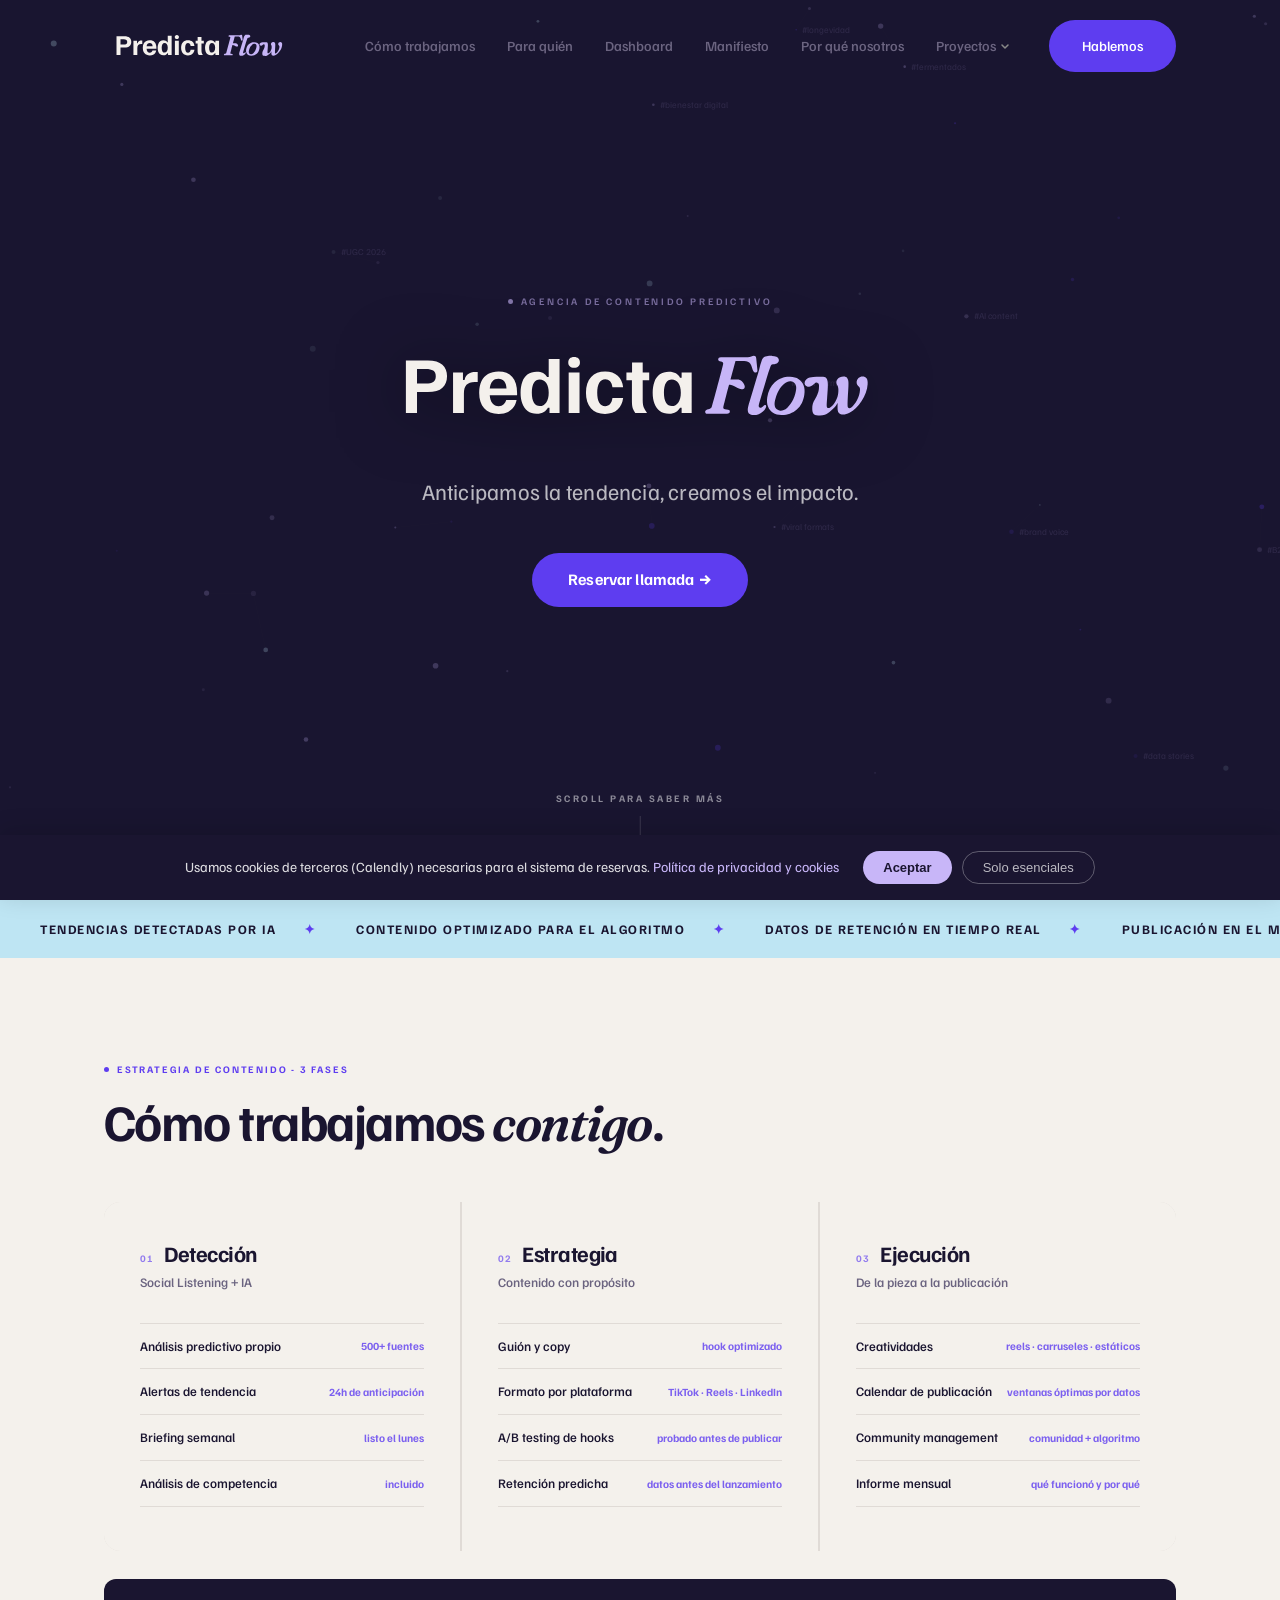
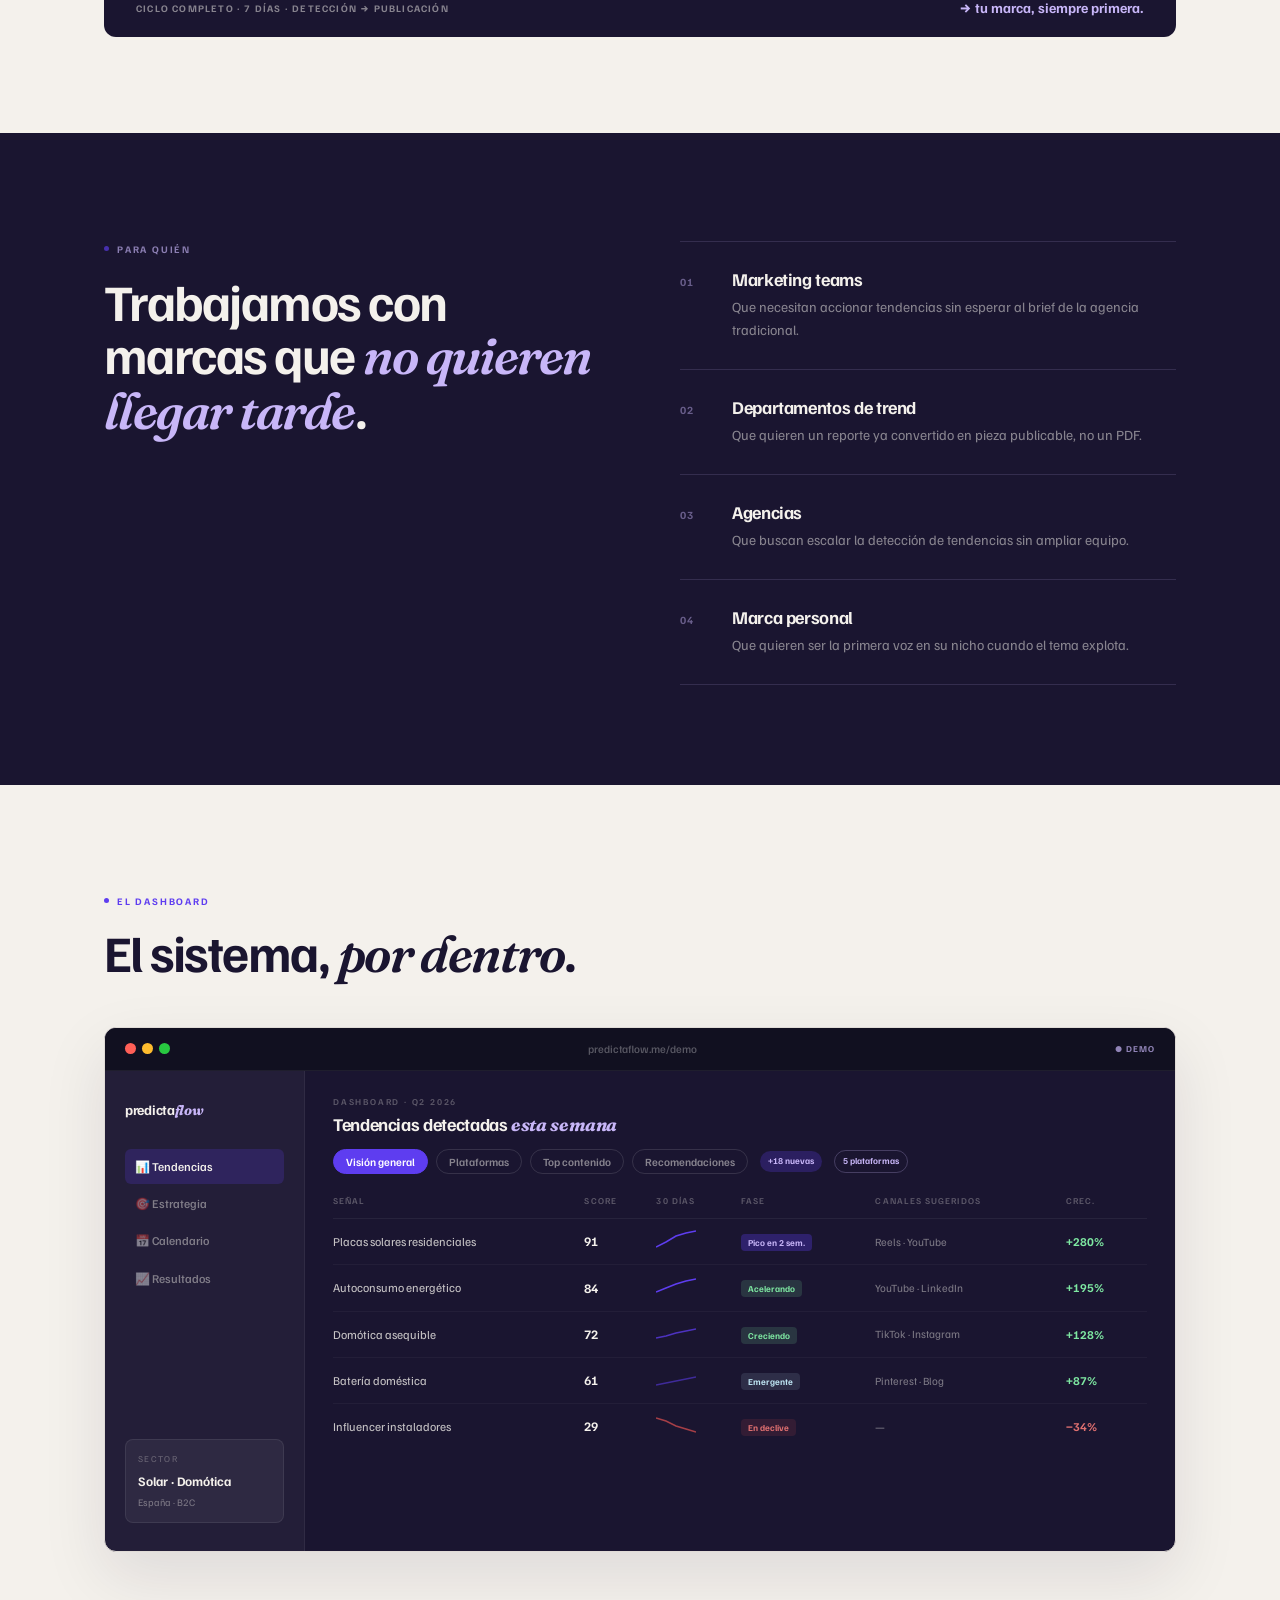
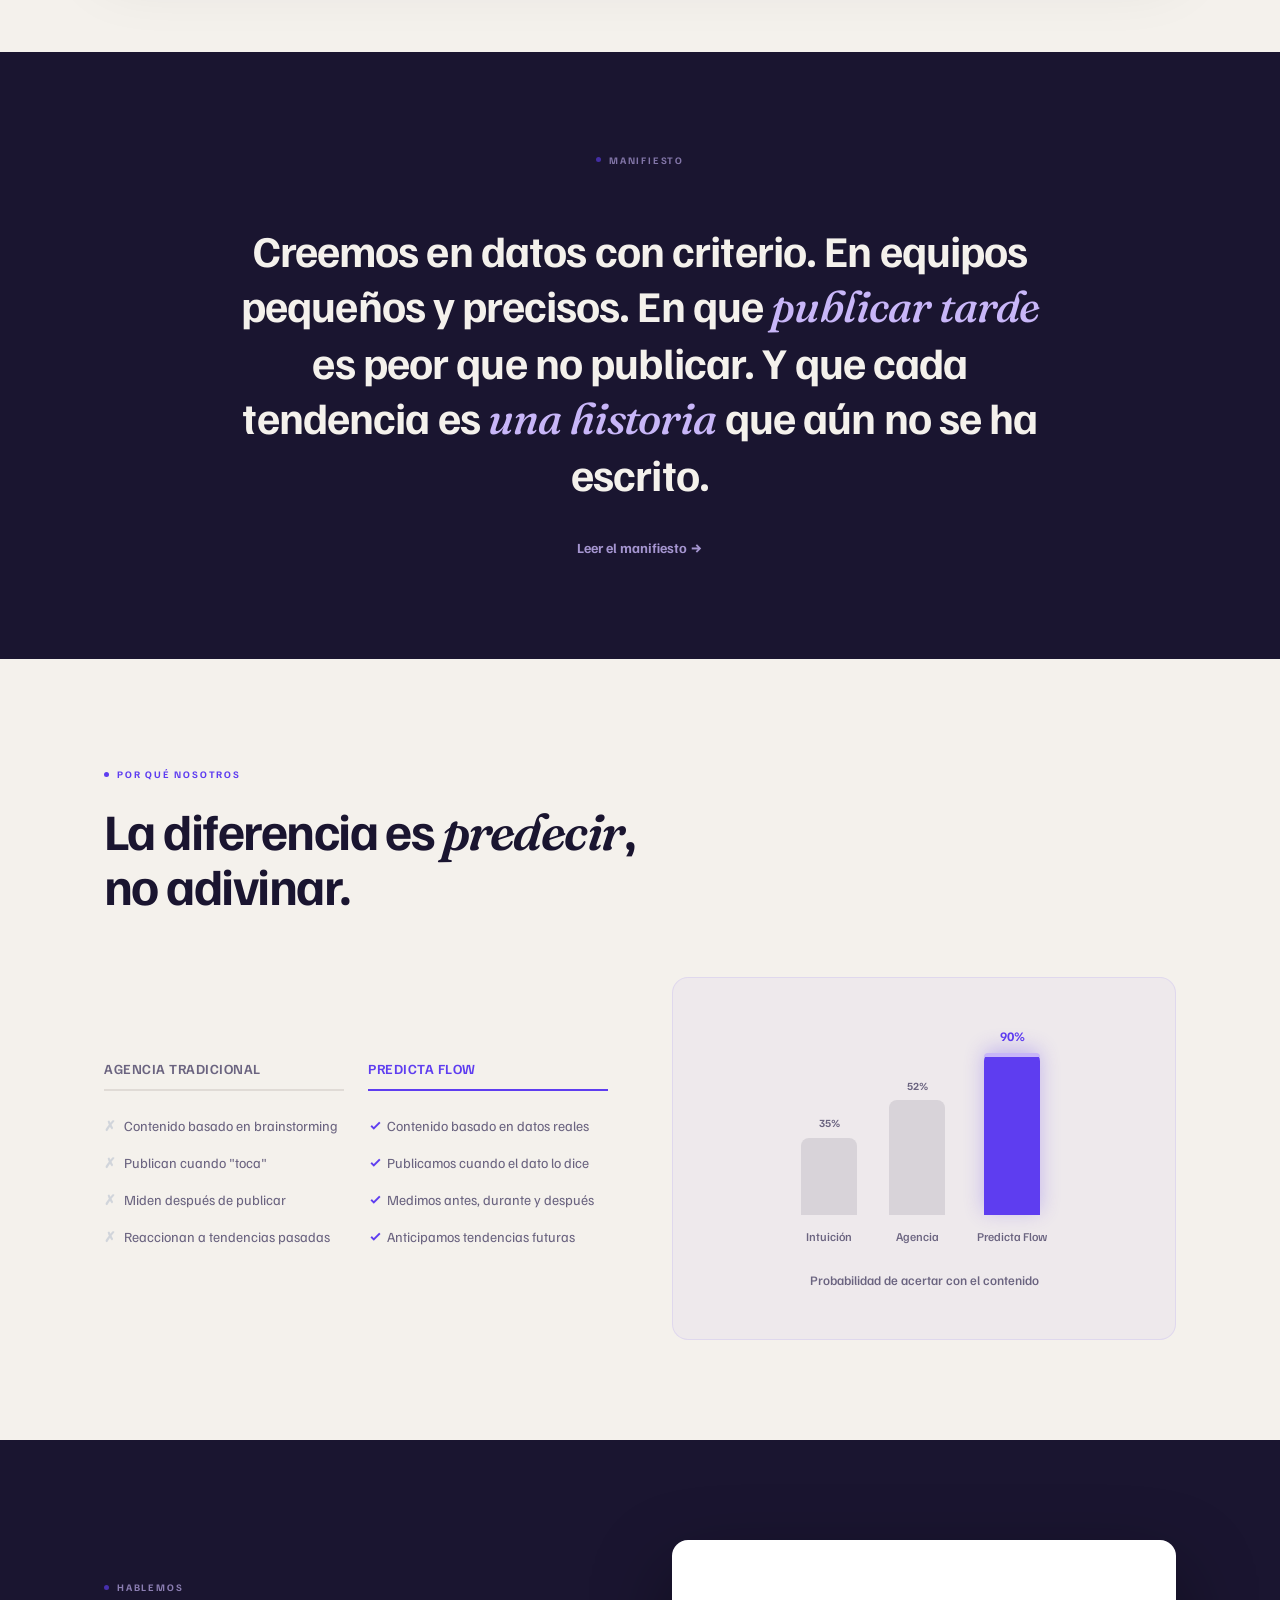
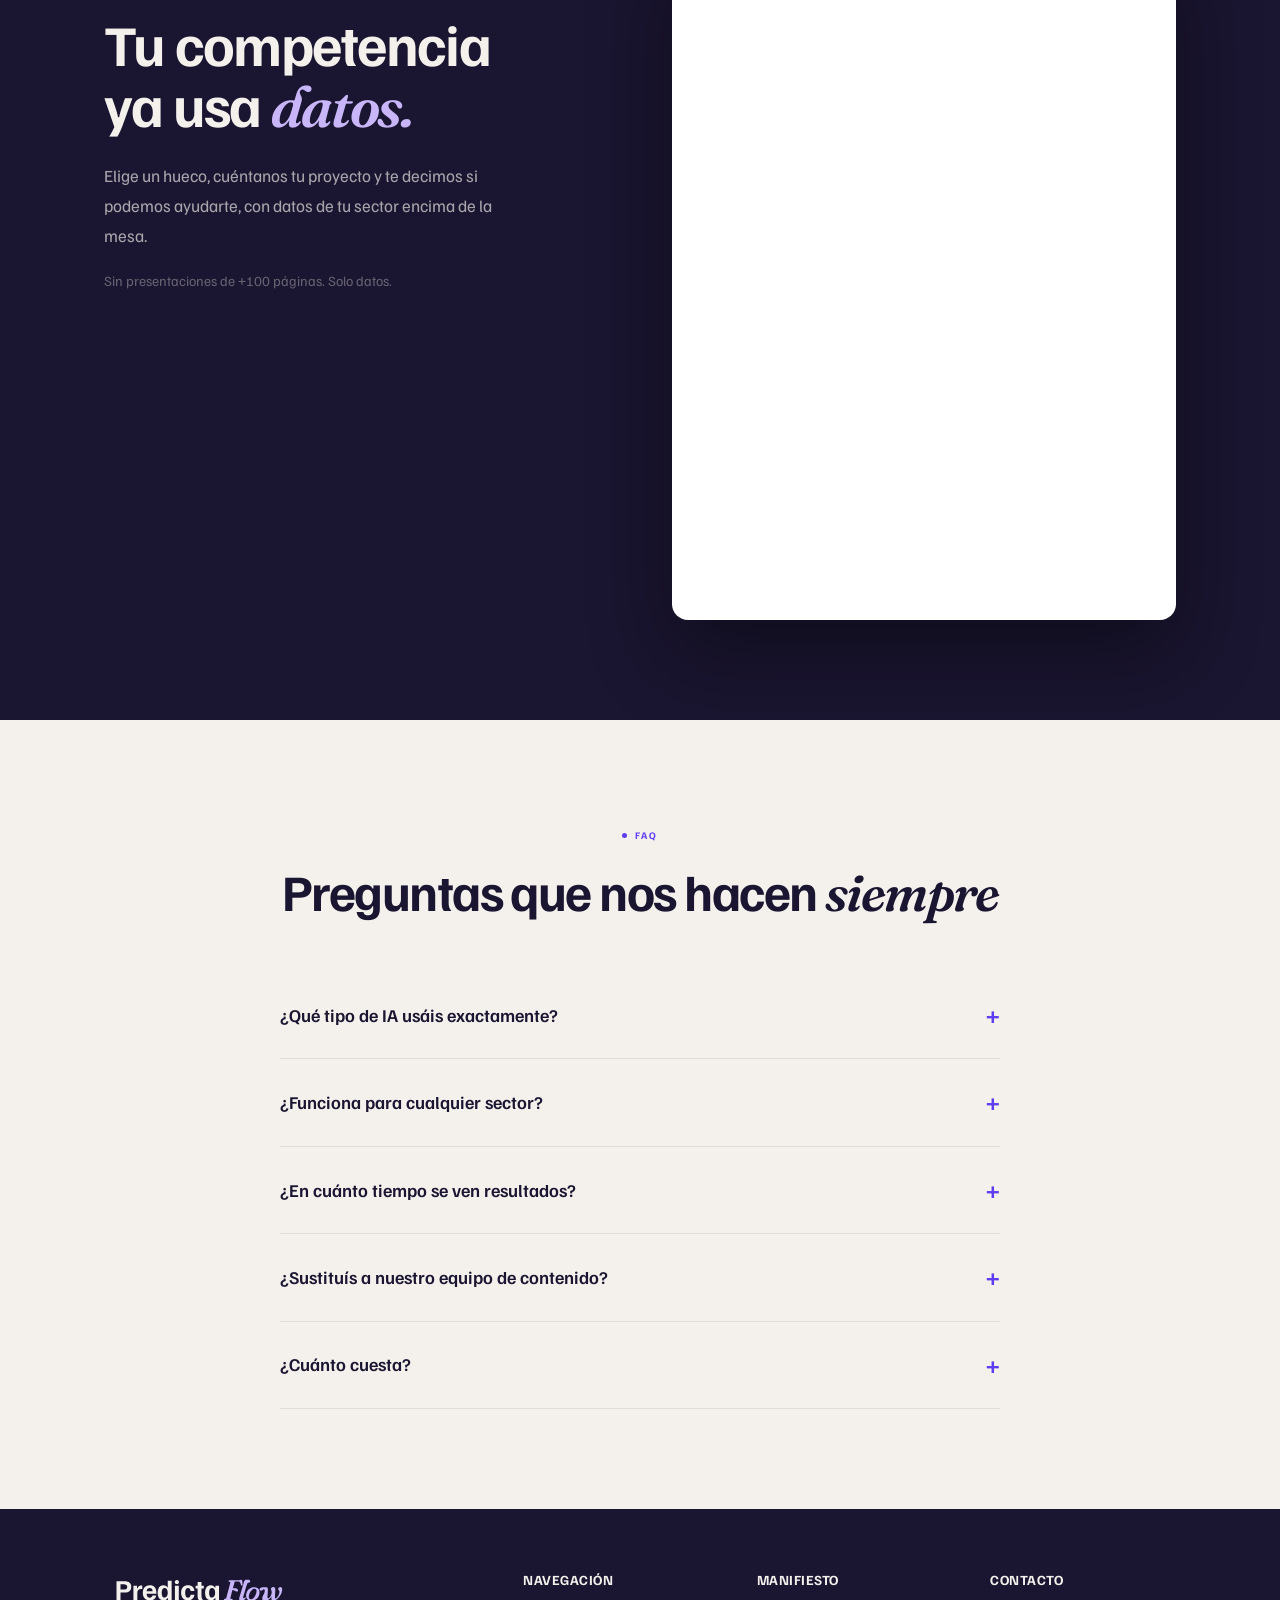
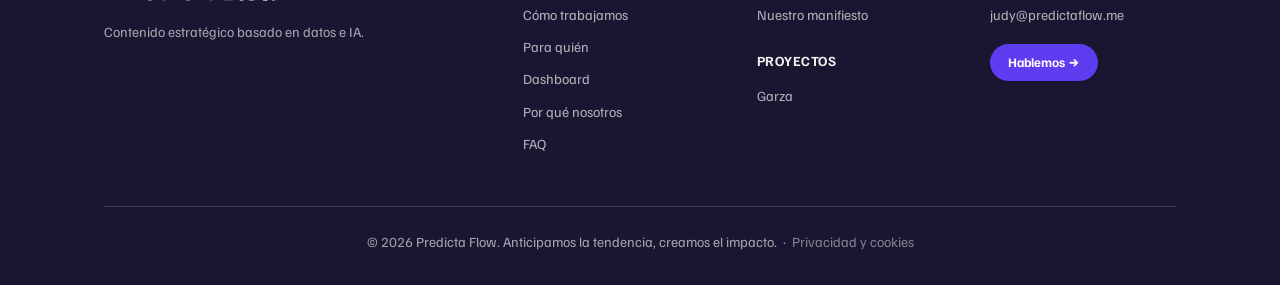
<file: index.html>
<!DOCTYPE html>
<html lang="es">
<head>
  <meta charset="UTF-8">
  <meta name="viewport" content="width=device-width, initial-scale=1.0">
  <title>Predicta Flow — Contenido que anticipa tendencias</title>
  <meta name="description" content="Agencia de contenido data-driven. Usamos IA para detectar tendencias antes de que exploten y crear contenido diseñado para el algoritmo.">
  <meta property="og:title" content="Predicta Flow — Anticipamos la tendencia, creamos el impacto">
  <meta property="og:description" content="Contenido estratégico basado en datos e IA. Detectamos lo que viene antes de que explote.">
  <meta property="og:type" content="website">
  <meta property="og:url" content="https://predictaflow.me">
  <meta property="og:image" content="https://predictaflow.me/images/og-image.png">

  <!-- Fonts -->
  <link rel="preconnect" href="https://fonts.googleapis.com">
  <link rel="preconnect" href="https://fonts.gstatic.com" crossorigin>
  <link href="https://fonts.googleapis.com/css2?family=Familjen+Grotesk:ital,wght@0,400;0,500;0,600;0,700;1,400&family=Fraunces:ital,opsz,wght@1,9..144,400;1,9..144,600&display=swap" rel="stylesheet">

  <!-- Styles -->
  <link rel="stylesheet" href="css/style.css">

  <!-- Favicon -->
  <link rel="icon" type="image/png" href="images/favicon.png">
</head>
<body>

  <!-- ── Nav ── -->
  <nav class="nav" id="nav">
    <div class="container">
      <a href="#" class="nav-logo">
        <img src="images/logo-crema-lila.svg" alt="Predicta Flow" class="logo-hero" height="68">
        <img src="images/logo-tinta.svg" alt="Predicta Flow" class="logo-scrolled" height="68">
      </a>
      <ul class="nav-links" id="nav-links">
        <li><a href="#proceso">Cómo trabajamos</a></li>
        <li><a href="#para-quien">Para quién</a></li>
        <li><a href="#demo-preview">Dashboard</a></li>
        <li><a href="#manifiesto">Manifiesto</a></li>
        <li><a href="#diferencia">Por qué nosotros</a></li>
        <li class="nav-dropdown" id="nav-proyectos">
          <a href="#" onclick="return false;">Proyectos</a>
          <ul class="nav-submenu">
            <li><a href="/garza.html">Garza</a></li>
          </ul>
        </li>
        <li><a href="#contacto" class="btn btn-primary btn-sm nav-cta">Hablemos</a></li>
      </ul>
      <button class="nav-toggle" id="nav-toggle" aria-label="Menu">
        <span></span><span></span><span></span>
      </button>
    </div>
  </nav>

  <!-- ── Hero ── -->
  <section class="hero" id="hero">

    <!-- Trend network animation background -->
    <canvas id="hero-canvas" aria-hidden="true"></canvas>

    <!-- Logo + tagline + CTA -->
    <div class="hero-center">
      <p class="hero-kicker"><span class="hero-kicker-dot"></span>Agencia de Contenido Predictivo</p>
      <img src="images/logo-crema-lila.svg" alt="Predicta Flow" class="hero-logo">
      <p class="hero-tagline">Anticipamos la tendencia, creamos el impacto.</p>
      <a href="#contacto" class="hero-cta">Reservar llamada →</a>
    </div>

    <!-- Scroll hint -->
    <div class="hero-scroll-hint">
      <span>Scroll para saber más</span>
      <div class="hero-scroll-line"></div>
    </div>

  </section>

  <!-- ── Ticker ── -->
  <div class="ticker">
    <div class="ticker-track">
      <span>Tendencias detectadas por IA</span>
      <span>Contenido optimizado para el algoritmo</span>
      <span>Datos de retención en tiempo real</span>
      <span>Publicación en el momento exacto</span>
      <span>Tendencias detectadas por IA</span>
      <span>Contenido optimizado para el algoritmo</span>
      <span>Datos de retención en tiempo real</span>
      <span>Publicación en el momento exacto</span>
    </div>
  </div>

  <!-- ── Cómo trabajamos ── -->
  <section class="section como-section" id="proceso">
    <div class="container">
      <div class="como-section-header">
        <p class="section-kicker"><span class="section-kicker-dot"></span>Estrategia de contenido - 3 fases</p>
        <h2>Cómo trabajamos <em>contigo</em>.</h2>
      </div>

      <div class="como-cards">

        <!-- Card 01: Detección -->
        <div class="como-card fade-in">
          <div class="como-card-header">
            <span class="como-card-num">01</span>
            <h3 class="como-card-title">Detección</h3>
          </div>
          <p class="como-card-sub">Social Listening + IA</p>
          <div class="como-rows">
            <div class="como-row">
              <span class="como-row-label">Análisis predictivo propio</span>
              <span class="como-row-meta">500+ fuentes</span>
            </div>
            <div class="como-row">
              <span class="como-row-label">Alertas de tendencia</span>
              <span class="como-row-meta">24h de anticipación</span>
            </div>
            <div class="como-row">
              <span class="como-row-label">Briefing semanal</span>
              <span class="como-row-meta">listo el lunes</span>
            </div>
            <div class="como-row">
              <span class="como-row-label">Análisis de competencia</span>
              <span class="como-row-meta">incluido</span>
            </div>
          </div>
        </div>

        <!-- Card 02: Estrategia -->
        <div class="como-card fade-in">
          <div class="como-card-header">
            <span class="como-card-num">02</span>
            <h3 class="como-card-title">Estrategia</h3>
          </div>
          <p class="como-card-sub">Contenido con propósito</p>
          <div class="como-rows">
            <div class="como-row">
              <span class="como-row-label">Guión y copy</span>
              <span class="como-row-meta">hook optimizado</span>
            </div>
            <div class="como-row">
              <span class="como-row-label">Formato por plataforma</span>
              <span class="como-row-meta">TikTok · Reels · LinkedIn</span>
            </div>
            <div class="como-row">
              <span class="como-row-label">A/B testing de hooks</span>
              <span class="como-row-meta">probado antes de publicar</span>
            </div>
            <div class="como-row">
              <span class="como-row-label">Retención predicha</span>
              <span class="como-row-meta">datos antes del lanzamiento</span>
            </div>
          </div>
        </div>

        <!-- Card 03: Ejecución -->
        <div class="como-card fade-in">
          <div class="como-card-header">
            <span class="como-card-num">03</span>
            <h3 class="como-card-title">Ejecución</h3>
          </div>
          <p class="como-card-sub">De la pieza a la publicación</p>
          <div class="como-rows">
            <div class="como-row">
              <span class="como-row-label">Creatividades</span>
              <span class="como-row-meta">reels · carruseles · estáticos</span>
            </div>
            <div class="como-row">
              <span class="como-row-label">Calendar de publicación</span>
              <span class="como-row-meta">ventanas óptimas por datos</span>
            </div>
            <div class="como-row">
              <span class="como-row-label">Community management</span>
              <span class="como-row-meta">comunidad + algoritmo</span>
            </div>
            <div class="como-row">
              <span class="como-row-label">Informe mensual</span>
              <span class="como-row-meta">qué funcionó y por qué</span>
            </div>
          </div>
        </div>

      </div><!-- /como-cards -->

      <div class="como-footer">
        <span class="como-footer-cycle">Ciclo completo · 7 días · Detección → Publicación</span>
        <span class="como-footer-cta">→ tu marca, siempre primera.</span>
      </div>

    </div>
  </section>


  <div class="sg sg-white-dark"></div>


  <!-- ── Para quién ── -->
  <section class="pq-section" id="para-quien">
    <div class="container">
      <div class="pq-layout">

        <div class="pq-left fade-in">
          <p class="section-kicker"><span class="section-kicker-dot"></span>Para quién</p>
          <h2>Trabajamos con marcas que <em>no quieren llegar tarde</em>.</h2>
        </div>

        <div class="pq-right">
          <div class="pq-item fade-in">
            <span class="pq-num">01</span>
            <div class="pq-item-body">
              <h3>Marketing teams</h3>
              <p>Que necesitan accionar tendencias sin esperar al brief de la agencia tradicional.</p>
            </div>
          </div>
          <div class="pq-item fade-in">
            <span class="pq-num">02</span>
            <div class="pq-item-body">
              <h3>Departamentos de trend</h3>
              <p>Que quieren un reporte ya convertido en pieza publicable, no un PDF.</p>
            </div>
          </div>
          <div class="pq-item fade-in">
            <span class="pq-num">03</span>
            <div class="pq-item-body">
              <h3>Agencias</h3>
              <p>Que buscan escalar la detección de tendencias sin ampliar equipo.</p>
            </div>
          </div>
          <div class="pq-item fade-in">
            <span class="pq-num">04</span>
            <div class="pq-item-body">
              <h3>Marca personal</h3>
              <p>Que quieren ser la primera voz en su nicho cuando el tema explota.</p>
            </div>
          </div>
        </div>

      </div>
    </div>
  </section>

  <div class="sg sg-dark-white"></div>

  <!-- ── Demo Preview ── -->
  <section class="section dp-section" id="demo-preview">
    <div class="container">

      <div class="dp-header dp-header-simple fade-in">
        <p class="section-kicker"><span class="section-kicker-dot"></span>El dashboard</p>
        <h2>El sistema, <em>por dentro</em>.</h2>
      </div>

      <div class="dp-browser fade-in">
        <div class="dp-browser-bar">
          <div class="dp-dots"><span></span><span></span><span></span></div>
          <div class="dp-url">predictaflow.me/demo</div>
          <div class="dp-live-badge">● DEMO</div>
        </div>
        <div class="dp-browser-body">

          <!-- Sidebar -->
          <div class="dp-sidebar">
            <div class="dp-brand">predicta<em>flow</em></div>
            <nav class="dp-nav">
              <span class="dp-nav-item dp-nav-active">📊 Tendencias</span>
              <span class="dp-nav-item">🎯 Estrategia</span>
              <span class="dp-nav-item">📅 Calendario</span>
              <span class="dp-nav-item">📈 Resultados</span>
            </nav>
            <div class="dp-sector-box">
              <div class="dp-sector-label">Sector</div>
              <div class="dp-sector-name">Solar · Domótica</div>
              <div class="dp-sector-sub">España · B2C</div>
            </div>
          </div>

          <!-- Main -->
          <div class="dp-main">
            <div class="dp-main-head">
              <span class="dp-eyebrow">Dashboard · Q2 2026</span>
              <h3 class="dp-main-title">Tendencias detectadas <em>esta semana</em></h3>
              <div class="dp-tab-nav">
                <button class="dp-tab dp-tab-active" data-dp="general">Visión general</button>
                <button class="dp-tab" data-dp="plataformas">Plataformas</button>
                <button class="dp-tab" data-dp="contenido">Top contenido</button>
                <button class="dp-tab" data-dp="recomendaciones">Recomendaciones</button>
                <span class="dp-badge">+18 nuevas</span>
                <span class="dp-badge dp-badge-outline">5 plataformas</span>
              </div>
            </div>

            <!-- Panel: Visión general -->
            <div class="dp-panel dp-panel-active" id="dp-general">
              <table class="dp-table">
                <thead><tr>
                  <th>Señal</th><th>Score</th><th>30 días</th><th>Fase</th><th>Canales sugeridos</th><th>Crec.</th>
                </tr></thead>
                <tbody>
                  <tr>
                    <td>Placas solares residenciales</td>
                    <td class="dp-score">91</td>
                    <td><svg width="40" height="20" viewBox="0 0 40 20"><polyline points="0,18 10,13 20,7 30,4 40,2" fill="none" stroke="#5E3DF0" stroke-width="1.5"/></svg></td>
                    <td><span class="dp-fase dp-fase-pico">Pico en 2 sem.</span></td>
                    <td class="dp-ch">Reels · YouTube</td>
                    <td class="dp-up">+280%</td>
                  </tr>
                  <tr>
                    <td>Autoconsumo energético</td>
                    <td class="dp-score">84</td>
                    <td><svg width="40" height="20" viewBox="0 0 40 20"><polyline points="0,17 10,13 20,9 30,6 40,4" fill="none" stroke="#5E3DF0" stroke-width="1.5"/></svg></td>
                    <td><span class="dp-fase dp-fase-up">Acelerando</span></td>
                    <td class="dp-ch">YouTube · LinkedIn</td>
                    <td class="dp-up">+195%</td>
                  </tr>
                  <tr>
                    <td>Domótica asequible</td>
                    <td class="dp-score">72</td>
                    <td><svg width="40" height="20" viewBox="0 0 40 20"><polyline points="0,16 10,14 20,11 30,9 40,7" fill="none" stroke="#5E3DF0" stroke-width="1.5" opacity="0.75"/></svg></td>
                    <td><span class="dp-fase dp-fase-up">Creciendo</span></td>
                    <td class="dp-ch">TikTok · Instagram</td>
                    <td class="dp-up">+128%</td>
                  </tr>
                  <tr>
                    <td>Batería doméstica</td>
                    <td class="dp-score">61</td>
                    <td><svg width="40" height="20" viewBox="0 0 40 20"><polyline points="0,17 10,15 20,13 30,11 40,9" fill="none" stroke="#5E3DF0" stroke-width="1.5" opacity="0.55"/></svg></td>
                    <td><span class="dp-fase dp-fase-emer">Emergente</span></td>
                    <td class="dp-ch">Pinterest · Blog</td>
                    <td class="dp-up">+87%</td>
                  </tr>
                  <tr>
                    <td>Influencer instaladores</td>
                    <td class="dp-score">29</td>
                    <td><svg width="40" height="20" viewBox="0 0 40 20"><polyline points="0,4 10,7 20,12 30,15 40,18" fill="none" stroke="#e05050" stroke-width="1.5" opacity="0.7"/></svg></td>
                    <td><span class="dp-fase dp-fase-dec">En declive</span></td>
                    <td class="dp-ch">—</td>
                    <td class="dp-down">−34%</td>
                  </tr>
                </tbody>
              </table>
            </div>

            <!-- Panel: Plataformas -->
            <div class="dp-panel" id="dp-plataformas">
              <div class="dp-plat-grid">
                <div class="dp-plat-item">
                  <div class="dp-plat-head"><span class="dp-plat-icon dp-plat-yt">YT</span><span class="dp-plat-name">YouTube</span><span class="dp-plat-val dp-up">+195%</span></div>
                  <div class="dp-bar-wrap"><div class="dp-bar-fill" style="width:78%"></div></div>
                  <div class="dp-plat-sub">Tutoriales largos · mayor tiempo de retención</div>
                </div>
                <div class="dp-plat-item">
                  <div class="dp-plat-head"><span class="dp-plat-icon dp-plat-tt">TT</span><span class="dp-plat-name">TikTok</span><span class="dp-plat-val dp-up">+340%</span></div>
                  <div class="dp-bar-wrap"><div class="dp-bar-fill" style="width:95%"></div></div>
                  <div class="dp-plat-sub">Mayor alcance orgánico · formato vertical 45s</div>
                </div>
                <div class="dp-plat-item">
                  <div class="dp-plat-head"><span class="dp-plat-icon dp-plat-ig">IG</span><span class="dp-plat-name">Instagram</span><span class="dp-plat-val dp-up">+128%</span></div>
                  <div class="dp-bar-wrap"><div class="dp-bar-fill" style="width:61%"></div></div>
                  <div class="dp-plat-sub">Carruseles con datos · 8.4% engagement medio</div>
                </div>
                <div class="dp-plat-item">
                  <div class="dp-plat-head"><span class="dp-plat-icon dp-plat-li">LI</span><span class="dp-plat-name">LinkedIn</span><span class="dp-plat-val dp-up">+87%</span></div>
                  <div class="dp-bar-wrap"><div class="dp-bar-fill" style="width:44%"></div></div>
                  <div class="dp-plat-sub">Decisores B2B · instaladores y promotores</div>
                </div>
              </div>
            </div>

            <!-- Panel: Top contenido -->
            <div class="dp-panel" id="dp-contenido">
              <div class="dp-content-list">
                <div class="dp-content-item">
                  <span class="dp-content-num">01</span>
                  <div class="dp-content-body">
                    <div class="dp-content-title">"¿Te salen a cuenta las placas solares?" — caso real</div>
                    <div class="dp-content-meta"><span class="dp-chip">Reel 60s</span><span class="dp-chip">TikTok · Reels</span><span class="dp-stat">89K views</span><span class="dp-stat dp-up">+340%</span></div>
                  </div>
                </div>
                <div class="dp-content-item">
                  <span class="dp-content-num">02</span>
                  <div class="dp-content-body">
                    <div class="dp-content-title">Error que comete el 90% al instalar domótica en casa</div>
                    <div class="dp-content-meta"><span class="dp-chip">Carrusel</span><span class="dp-chip">Instagram</span><span class="dp-stat">12.4K guardados</span><span class="dp-stat dp-up">+195%</span></div>
                  </div>
                </div>
                <div class="dp-content-item">
                  <span class="dp-content-num">03</span>
                  <div class="dp-content-body">
                    <div class="dp-content-title">Factura de luz antes y después — instalación real en 30 días</div>
                    <div class="dp-content-meta"><span class="dp-chip">Reel</span><span class="dp-chip">YouTube Shorts</span><span class="dp-stat">45K views</span><span class="dp-stat dp-up">+128%</span></div>
                  </div>
                </div>
                <div class="dp-content-item">
                  <span class="dp-content-num">04</span>
                  <div class="dp-content-body">
                    <div class="dp-content-title">ROI de la batería doméstica: cuánto tardas en amortizarla</div>
                    <div class="dp-content-meta"><span class="dp-chip">Artículo + Shorts</span><span class="dp-chip">LinkedIn · YouTube</span><span class="dp-stat">28K views</span><span class="dp-stat dp-up">+87%</span></div>
                  </div>
                </div>
              </div>
            </div>

            <!-- Panel: Recomendaciones -->
            <div class="dp-panel" id="dp-recomendaciones">
              <div class="dp-reco-list">
                <div class="dp-reco-item dp-reco-urgent">
                  <div class="dp-reco-icon">↑</div>
                  <div class="dp-reco-body">
                    <div class="dp-reco-title">Publica sobre autoconsumo antes del jueves</div>
                    <div class="dp-reco-desc">La señal está en máximos esta semana. Ventana óptima: martes 19h o miércoles 9h en TikTok.</div>
                  </div>
                  <span class="dp-reco-tag">Alta prioridad</span>
                </div>
                <div class="dp-reco-item dp-reco-format">
                  <div class="dp-reco-icon">▶</div>
                  <div class="dp-reco-body">
                    <div class="dp-reco-title">Formato recomendado: Reel vertical 45s</div>
                    <div class="dp-reco-desc">Hook en los 3 primeros segundos con dato de ahorro. Caso real de cliente con antes/después.</div>
                  </div>
                  <span class="dp-reco-tag">Estrategia</span>
                </div>
                <div class="dp-reco-item dp-reco-platform">
                  <div class="dp-reco-icon">✦</div>
                  <div class="dp-reco-body">
                    <div class="dp-reco-title">LinkedIn: artículo sobre ROI de instalación solar</div>
                    <div class="dp-reco-desc">El perfil B2B (promotores, instaladores) está buscando contenido con datos concretos de retorno.</div>
                  </div>
                  <span class="dp-reco-tag">Plataforma</span>
                </div>
              </div>
            </div>

          </div><!-- /dp-main -->
        </div><!-- /dp-browser-body -->
      </div><!-- /dp-browser -->

    </div>
  </section>


  <div class="sg sg-white-dark"></div>

  <!-- ── Manifiesto ── -->
  <section class="manif-section" id="manifiesto">
    <div class="manif-inner">
      <p class="section-kicker manif-kicker"><span class="section-kicker-dot"></span>Manifiesto</p>
      <blockquote class="manif-quote">
        Creemos en datos con criterio. En equipos pequeños y precisos.
        En que <em>publicar tarde</em> es peor que no publicar.
        Y que cada tendencia es <em>una historia</em> que aún no se ha escrito.
      </blockquote>
      <a href="/manifiesto.html" class="manif-cta">Leer el manifiesto →</a>
    </div>
  </section>

  <div class="sg sg-dark-white"></div>

  <!-- ── Diferenciador ── -->
  <section class="section diff-section" id="diferencia">
    <div class="container">

      <div class="diff-intro fade-in">
        <p class="section-kicker"><span class="section-kicker-dot"></span>Por qué nosotros</p>
        <h2>La diferencia es <em>predecir</em>,<br>no adivinar.</h2>
      </div>

      <div class="diff-grid">

        <!-- Tabla comparativa -->
        <div class="diff-content fade-in">
          <div class="diff-comparison">
            <div class="diff-col">
              <h4 class="diff-col-title diff-col-bad">Agencia tradicional</h4>
              <ul class="diff-check-list">
                <li class="diff-no">Contenido basado en brainstorming</li>
                <li class="diff-no">Publican cuando "toca"</li>
                <li class="diff-no">Miden después de publicar</li>
                <li class="diff-no">Reaccionan a tendencias pasadas</li>
              </ul>
            </div>
            <div class="diff-col">
              <h4 class="diff-col-title diff-col-good">Predicta Flow</h4>
              <ul class="diff-check-list">
                <li class="diff-yes">Contenido basado en datos reales</li>
                <li class="diff-yes">Publicamos cuando el dato lo dice</li>
                <li class="diff-yes">Medimos antes, durante y después</li>
                <li class="diff-yes">Anticipamos tendencias futuras</li>
              </ul>
            </div>
          </div>
        </div>

        <!-- Gráfico animado -->
        <div class="diff-visual fade-in" id="diff-chart-container">
          <div class="diff-chart">
            <div class="diff-bar-group">
              <span class="diff-bar-pct">35%</span>
              <div class="diff-bar others" data-height="35" style="height:0%"></div>
              <span class="diff-bar-label">Intuición</span>
            </div>
            <div class="diff-bar-group">
              <span class="diff-bar-pct">52%</span>
              <div class="diff-bar others" data-height="52" style="height:0%"></div>
              <span class="diff-bar-label">Agencia</span>
            </div>
            <div class="diff-bar-group">
              <span class="diff-bar-pct diff-bar-pct-main">90%</span>
              <div class="diff-bar predicta" data-height="90" style="height:0%"></div>
              <span class="diff-bar-label">Predicta Flow</span>
            </div>
          </div>
          <p class="diff-caption">Probabilidad de acertar con el contenido</p>
        </div>

      </div>
    </div>
  </section>


  <!-- ── CTA ── -->
  <section class="cta" id="contacto">
    <div class="container">
      <div class="cta-split">
        <div class="cta-left">
          <p class="section-kicker cta-kicker"><span class="section-kicker-dot"></span>Hablemos</p>
          <h2>Tu competencia<br>ya usa <em>datos.</em></h2>
          <p class="cta-desc">Elige un hueco, cuéntanos tu proyecto y te decimos si podemos ayudarte, con datos de tu sector encima de la mesa.</p>
          <p class="cta-note">Sin presentaciones de +100 páginas. Solo datos.</p>
        </div>
        <div class="cta-right">
          <div class="calendly-inline-widget" data-url="https://calendly.com/judy-predictaflow/30min" style="min-width:280px;height:680px;"></div>
        </div>
      </div>
    </div>
  </section>

  <!-- ── FAQ ── -->
  <section class="section faq-section" id="faq">
    <div class="container">
      <div class="faq-header">
        <p class="section-kicker"><span class="section-kicker-dot"></span>FAQ</p>
        <h2>Preguntas que nos hacen <em>siempre</em></h2>
      </div>
      <div class="faq-list">
        <details class="faq-item fade-in">
          <summary>¿Qué tipo de IA usáis exactamente?</summary>
          <p>Combinamos herramientas de análisis de tendencias (Google Trends, Helium10, social listening) con modelos de IA propios que correlacionan señales de búsqueda, engagement y conversación para predecir qué temas van a explotar en los próximos días.</p>
        </details>
        <details class="faq-item fade-in">
          <summary>¿Funciona para cualquier sector?</summary>
          <p>Sí. Las tendencias se mueven por los mismos patrones independientemente del sector. Hemos trabajado con marcas de consumo, tecnología, formación y servicios profesionales. Lo que cambia son las fuentes de datos que monitorizamos.</p>
        </details>
        <details class="faq-item fade-in">
          <summary>¿En cuánto tiempo se ven resultados?</summary>
          <p>El primer mes calibramos el sistema con tu sector y audiencia. A partir del segundo mes empiezas a ver diferencias medibles en alcance y engagement. En el tercero, el efecto acumulado se nota en métricas de negocio.</p>
        </details>
        <details class="faq-item fade-in">
          <summary>¿Sustituís a nuestro equipo de contenido?</summary>
          <p>Podemos ser tu equipo completo o complementar al que ya tienes. Muchos clientes usan nuestra inteligencia de tendencias para alimentar a su equipo interno con datos que antes no tenían.</p>
        </details>
        <details class="faq-item fade-in">
          <summary>¿Cuánto cuesta?</summary>
          <p>Depende del alcance. Tenemos desde un servicio de inteligencia de tendencias puro (sin producción) hasta paquetes completos de estrategia + producción + publicación. Agenda una llamada y dimensionamos según tu caso.</p>
        </details>
      </div>
    </div>
  </section>

  <!-- ── Footer ── -->
  <footer class="footer">
    <div class="container">
      <div class="footer-top">
        <div class="footer-brand">
          <a href="#" class="nav-logo">
            <img src="images/logo-crema-lila.svg" alt="Predicta Flow" height="36">
          </a>
          <p>Contenido estratégico basado en datos e IA.</p>
        </div>
        <div class="footer-nav">
          <h4>Navegación</h4>
          <ul>
            <li><a href="#proceso">Cómo trabajamos</a></li>
            <li><a href="#para-quien">Para quién</a></li>
            <li><a href="#demo-preview">Dashboard</a></li>
            <li><a href="#diferencia">Por qué nosotros</a></li>
            <li><a href="#faq">FAQ</a></li>
          </ul>
        </div>
        <div class="footer-nav">
          <h4>Manifiesto</h4>
          <ul>
            <li><a href="/manifiesto.html">Nuestro manifiesto</a></li>
          </ul>
          <h4 style="margin-top: 28px;">Proyectos</h4>
          <ul>
            <li><a href="/garza.html">Garza</a></li>
          </ul>
        </div>
        <div class="footer-nav">
          <h4>Contacto</h4>
          <ul>
            <li><a href="mailto:judy@predictaflow.me">judy@predictaflow.me</a></li>
            <li><a href="#contacto" class="footer-cta-link">Hablemos →</a></li>
          </ul>
        </div>
      </div>
      <div class="footer-bottom">
        <p>&copy; 2026 Predicta Flow. Anticipamos la tendencia, creamos el impacto. &nbsp;·&nbsp; <a href="/privacidad.html" style="color:rgba(255,255,255,0.45);">Privacidad y cookies</a></p>
      </div>
    </div>
  </footer>

  <script>
    // Nav scroll effect
    const nav = document.getElementById('nav');
    window.addEventListener('scroll', () => {
      nav.classList.toggle('scrolled', window.scrollY > 50);
    });

    // Mobile toggle
    const toggle = document.getElementById('nav-toggle');
    const links = document.getElementById('nav-links');
    toggle.addEventListener('click', () => {
      links.classList.toggle('active');
    });
    links.querySelectorAll('a').forEach(a => {
      a.addEventListener('click', () => links.classList.remove('active'));
    });

    // Proyectos dropdown — mobile tap toggle
    const proyectosItem = document.getElementById('nav-proyectos');
    if (proyectosItem) {
      const proyectosLink = proyectosItem.querySelector(':scope > a');
      proyectosLink.addEventListener('click', (e) => {
        if (window.innerWidth <= 768) {
          e.preventDefault();
          proyectosItem.classList.toggle('open');
        }
      });
      // Close when clicking outside
      document.addEventListener('click', (e) => {
        if (!proyectosItem.contains(e.target)) {
          proyectosItem.classList.remove('open');
        }
      });
    }

    // Scroll fade-in animations
    const observer = new IntersectionObserver((entries) => {
      entries.forEach(entry => {
        if (entry.isIntersecting) {
          entry.target.classList.add('visible');
        }
      });
    }, { threshold: 0.1 });

    document.querySelectorAll('.fade-in').forEach(el => observer.observe(el));

    // Counter animation
    const counterObserver = new IntersectionObserver((entries) => {
      entries.forEach(entry => {
        if (entry.isIntersecting) {
          const el = entry.target;
          const target = parseInt(el.dataset.target);
          let current = 0;
          const step = target / 40;
          const timer = setInterval(() => {
            current += step;
            if (current >= target) {
              el.textContent = target;
              clearInterval(timer);
            } else {
              el.textContent = Math.floor(current);
            }
          }, 30);
          counterObserver.unobserve(el);
        }
      });
    }, { threshold: 0.5 });

    document.querySelectorAll('.stat-number').forEach(el => counterObserver.observe(el));

    // Process tabs (Flow-style)
    // Animate diff bars on scroll
    const diffChartEl = document.getElementById('diff-chart-container');
    if (diffChartEl) {
      const barObserver = new IntersectionObserver((entries) => {
        entries.forEach(entry => {
          if (entry.isIntersecting) {
            const bars = entry.target.querySelectorAll('.diff-bar');
            const pcts = entry.target.querySelectorAll('.diff-bar-pct');
            bars.forEach((bar, i) => {
              const targetH = bar.dataset.height;
              setTimeout(() => {
                bar.style.height = targetH + '%';
                if (pcts[i]) pcts[i].classList.add('visible');
              }, i * 200);
            });
            barObserver.unobserve(entry.target);
          }
        });
      }, { threshold: 0.4 });
      barObserver.observe(diffChartEl);
    }

    // Demo preview tabs
    document.querySelectorAll('.dp-tab').forEach(btn => {
      btn.addEventListener('click', () => {
        const target = btn.dataset.dp;
        document.querySelectorAll('.dp-tab').forEach(b => b.classList.remove('dp-tab-active'));
        document.querySelectorAll('.dp-panel').forEach(p => p.classList.remove('dp-panel-active'));
        btn.classList.add('dp-tab-active');
        const panel = document.getElementById('dp-' + target);
        if (panel) panel.classList.add('dp-panel-active');
      });
    });
  </script>

  <!-- ── Trend Network Hero Animation ── -->
  <script>
  (function () {
    const canvas = document.getElementById('hero-canvas');
    if (!canvas) return;
    const ctx = canvas.getContext('2d');

    // Paleta
    const BG      = [26, 21, 48];
    const VIOLETA = [94, 61, 240];
    const LILA    = [200, 182, 248];
    const CIELO   = [190, 229, 243];
    const CREMA   = [244, 241, 236];

    function rgba(rgb, a) {
      return 'rgba(' + rgb[0] + ',' + rgb[1] + ',' + rgb[2] + ',' + a + ')';
    }

    // Temas de tendencias
    const TOPICS = [
      '#colágeno marino', '#gut health', '#slow living', '#longevidad',
      '#micro-content', '#UGC 2026', '#mindful tech', '#fermentados',
      '#bienestar digital', '#B2B creators', '#AI content', '#data stories',
      '#viral formats', '#brand voice', '#tendencias IA', '#short-form'
    ];
    const BADGES = ['+340%', '+180%', '+92%', '+280%', '+140%', '+420%', '+210%'];

    let W, H, nodes, animId;

    function resize() {
      W = canvas.width  = canvas.offsetWidth;
      H = canvas.height = canvas.offsetHeight;
    }

    function makeNode(i) {
      const hasLabel = i < TOPICS.length && Math.random() < 0.65;
      return {
        x: Math.random() * W,
        y: Math.random() * H,
        vx: (Math.random() - 0.5) * 0.18,
        vy: (Math.random() - 0.5) * 0.18,
        baseR: 0.8 + Math.random() * 2.2,
        r: 0,
        alpha: 0.12 + Math.random() * 0.28,
        label: hasLabel ? TOPICS[i % TOPICS.length] : null,
        badge: hasLabel ? BADGES[Math.floor(Math.random() * BADGES.length)] : null,
        colorArr: Math.random() < 0.5 ? LILA : Math.random() < 0.5 ? CIELO : VIOLETA,
        // trend state
        trending: false,
        trendPhase: 0,
        cooldown: Math.floor(200 + Math.random() * 600)
      };
    }

    function init() {
      const count = Math.min(60, Math.max(35, Math.floor(W * H / 16000)));
      nodes = [];
      for (let i = 0; i < count; i++) {
        const n = makeNode(i);
        n.r = n.baseR;
        nodes.push(n);
      }
    }

    function update() {
      nodes.forEach(function (n) {
        // Move
        n.x += n.vx;
        n.y += n.vy;
        if (n.x < 0)  { n.x = 0;  n.vx *= -1; }
        if (n.x > W)  { n.x = W;  n.vx *= -1; }
        if (n.y < 0)  { n.y = 0;  n.vy *= -1; }
        if (n.y > H)  { n.y = H;  n.vy *= -1; }

        // Trend cycle
        if (!n.trending) {
          n.cooldown--;
          if (n.cooldown <= 0) {
            n.trending = true;
            n.trendPhase = 0;
            n.cooldown = 300 + Math.floor(Math.random() * 500);
          }
        } else {
          n.trendPhase += 0.005;
          if (n.trendPhase >= 1) {
            n.trending = false;
            n.trendPhase = 0;
            n.r = n.baseR;
          } else {
            var pulse = Math.sin(n.trendPhase * Math.PI);
            n.r = n.baseR * (1 + pulse * 0.9);
          }
        }
        if (!n.trending) n.r = n.baseR;
      });
    }

    function drawBackground() {
      ctx.fillStyle = rgba(BG, 1);
      ctx.fillRect(0, 0, W, H);
    }

    function drawEdges() {
      var maxDist = Math.min(W, H) * 0.17;
      for (var i = 0; i < nodes.length; i++) {
        for (var j = i + 1; j < nodes.length; j++) {
          var a = nodes[i], b = nodes[j];
          var dx = a.x - b.x, dy = a.y - b.y;
          var dist = Math.sqrt(dx * dx + dy * dy);
          if (dist < maxDist) {
            var t = 1 - dist / maxDist;
            var boost = (a.trending || b.trending) ? 2.5 : 1;
            ctx.beginPath();
            ctx.moveTo(a.x, a.y);
            ctx.lineTo(b.x, b.y);
            ctx.strokeStyle = rgba(LILA, t * t * 0.07 * boost);
            ctx.lineWidth = 0.3;
            ctx.stroke();
          }
        }
      }
    }

    function drawNodes() {
      nodes.forEach(function (n) {
        var isHot = n.trending;
        var pulse = isHot ? Math.sin(n.trendPhase * Math.PI) : 0;

        // Subtle glow when trending
        if (isHot && pulse > 0.1) {
          var grad = ctx.createRadialGradient(n.x, n.y, 0, n.x, n.y, n.r * 4);
          grad.addColorStop(0, rgba(VIOLETA, 0.12 * pulse));
          grad.addColorStop(1, rgba(VIOLETA, 0));
          ctx.beginPath();
          ctx.arc(n.x, n.y, n.r * 4, 0, Math.PI * 2);
          ctx.fillStyle = grad;
          ctx.fill();

          // Single thin expanding ring
          var ringR = n.baseR + 14 * pulse;
          ctx.beginPath();
          ctx.arc(n.x, n.y, ringR, 0, Math.PI * 2);
          ctx.strokeStyle = rgba(LILA, 0.22 * pulse);
          ctx.lineWidth = 0.5;
          ctx.stroke();
        }

        // Core dot
        ctx.beginPath();
        ctx.arc(n.x, n.y, n.r, 0, Math.PI * 2);
        var coreAlpha = isHot ? Math.min(n.alpha * (1 + pulse * 0.5), 0.7) : n.alpha;
        ctx.fillStyle = isHot ? rgba(LILA, coreAlpha) : rgba(n.colorArr, coreAlpha);
        ctx.fill();

        // Labels: siempre visibles (tenues), se iluminan al trendar
        if (n.label) {
          var lAlpha = isHot ? (0.22 + pulse * 0.5) : 0.2;
          ctx.font = '9px "Familjen Grotesk", sans-serif';
          ctx.fillStyle = rgba(LILA, lAlpha);
          ctx.fillText(n.label, n.x + n.r + 5, n.y + 3);

          if (isHot && n.badge && pulse > 0.35 && pulse < 0.9) {
            ctx.font = '9px "Familjen Grotesk", sans-serif';
            ctx.fillStyle = rgba(CIELO, (pulse - 0.35) * 0.65);
            ctx.fillText(n.badge, n.x + n.r + 5, n.y + 14);
          }
        }
      });
    }

    function draw() {
      drawBackground();
      drawEdges();
      drawNodes();
      update();
      animId = requestAnimationFrame(draw);
    }

    // Init
    resize();
    init();
    draw();

    // Resize handler (debounced)
    var resizeTimer;
    window.addEventListener('resize', function () {
      clearTimeout(resizeTimer);
      resizeTimer = setTimeout(function () {
        cancelAnimationFrame(animId);
        resize();
        init();
        draw();
      }, 200);
    });

    // Pause on hidden tab
    document.addEventListener('visibilitychange', function () {
      if (document.hidden) {
        cancelAnimationFrame(animId);
      } else {
        draw();
      }
    });
  })();
  </script>

  <!-- ── Cookie banner ── -->
  <div id="cookie-banner" class="cookie-banner" role="dialog" aria-label="Aviso de cookies">
    <p>Usamos cookies de terceros (Calendly) necesarias para el sistema de reservas. <a href="/privacidad.html">Política de privacidad y cookies</a></p>
    <div class="cookie-actions">
      <button class="btn-cookie-accept" onclick="setCookieConsent('accepted')">Aceptar</button>
      <button class="btn-cookie-reject" onclick="setCookieConsent('rejected')">Solo esenciales</button>
    </div>
  </div>

  <script>
    function setCookieConsent(value) {
      localStorage.setItem('cookieConsent', value);
      document.getElementById('cookie-banner').style.display = 'none';
      if (value === 'accepted') loadCalendly();
    }

    function loadCalendly() {
      const widget = document.querySelector('.calendly-inline-widget');
      if (!widget || widget.dataset.loaded) return;
      widget.dataset.loaded = 'true';
      const s = document.createElement('script');
      s.src = 'https://assets.calendly.com/assets/external/widget.js';
      s.async = true;
      document.body.appendChild(s);
    }

    const consent = localStorage.getItem('cookieConsent');
    if (consent) {
      document.getElementById('cookie-banner').style.display = 'none';
      if (consent === 'accepted') loadCalendly();
    }
  </script>

</body>
</html>
</file>
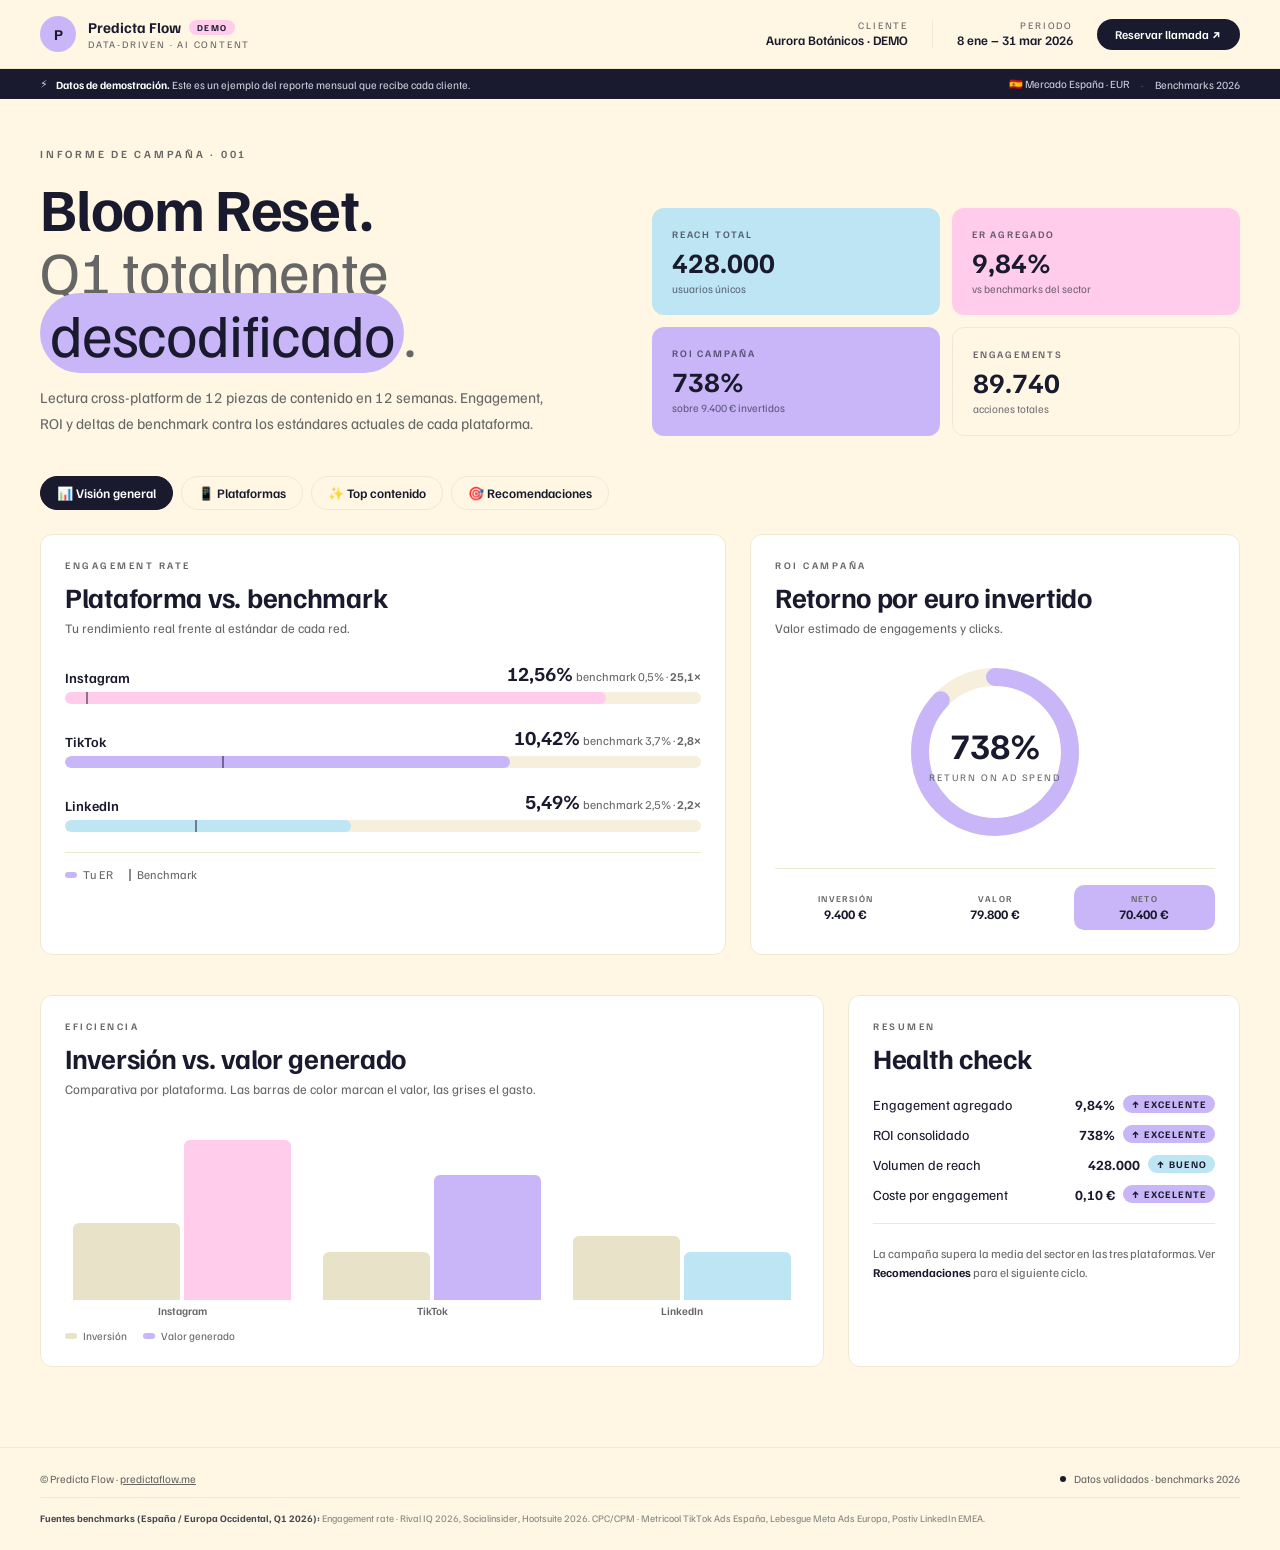
<file: demo/index.html>
<!DOCTYPE html>
<html lang="es">
<head>
  <meta charset="UTF-8">
  <meta name="viewport" content="width=device-width, initial-scale=1.0">
  <title>Demo — Predicta Flow Dashboard</title>
  <meta name="description" content="Ejemplo real de dashboard de campaña. Así presentamos los resultados a nuestros clientes.">
  <link rel="icon" type="image/svg+xml" href="../images/iso-predictaflow.svg">
  <link rel="preconnect" href="https://fonts.googleapis.com">
  <link href="https://fonts.googleapis.com/css2?family=Familjen+Grotesk:ital,wght@0,400;0,500;0,600;0,700;1,400&family=Fraunces:ital,opsz,wght@1,9..144,400;1,9..144,600&display=swap" rel="stylesheet">
  <style>
    :root {
      --cielo: #BEE5F3;
      --lila: #C8B6F8;
      --crema: #FFF7E3;
      --rosa: #FFCCEB;
      --noche: #1A1A2E;
      --blanco: #FFFFFF;
      --texto-2: #666666;
      --line: #EFE9D4;
      --line-soft: #F5EFDC;
    }
    * { box-sizing: border-box; margin: 0; padding: 0; }
    body { font-family: 'Familjen Grotesk', system-ui, sans-serif; background: var(--crema); color: var(--noche); min-height: 100vh; }

    /* ── HEADER ── */
    .header { border-bottom: 1px solid var(--line); background: var(--crema); position: sticky; top: 0; z-index: 100; }
    .header-inner { max-width: 1340px; margin: 0 auto; padding: 16px 40px; display: flex; align-items: center; justify-content: space-between; gap: 16px; }
    .brand { display: flex; align-items: center; gap: 12px; text-decoration: none; color: inherit; }
    .brand-icon { width: 36px; height: 36px; border-radius: 999px; background: var(--lila); display: flex; align-items: center; justify-content: center; font-weight: 800; font-size: 15px; color: var(--noche); flex-shrink: 0; }
    .brand-name { font-weight: 700; font-size: 15px; }
    .brand-pill { background: var(--rosa); color: var(--noche); font-size: 9px; font-weight: 700; text-transform: uppercase; letter-spacing: 0.15em; padding: 2px 8px; border-radius: 999px; }
    .brand-sub { font-size: 10px; text-transform: uppercase; letter-spacing: 0.18em; color: var(--texto-2); margin-top: 2px; }
    .header-right { display: flex; align-items: center; gap: 24px; }
    .header-meta { text-align: right; line-height: 1.3; }
    .header-meta-label { font-size: 10px; text-transform: uppercase; letter-spacing: 0.18em; color: var(--texto-2); }
    .header-meta-value { font-size: 13px; font-weight: 600; }
    .header-divider { width: 1px; height: 28px; background: var(--line); }
    .btn-cta { background: var(--noche); color: var(--blanco); padding: 8px 18px; border-radius: 999px; font-size: 12px; font-weight: 600; text-decoration: none; display: flex; align-items: center; gap: 6px; }

    /* ── DEMO BANNER ── */
    .demo-banner { background: var(--noche); color: var(--blanco); }
    .demo-banner-inner { max-width: 1340px; margin: 0 auto; padding: 8px 40px; display: flex; flex-wrap: wrap; align-items: center; justify-content: space-between; gap: 12px; font-size: 11px; }
    .demo-banner-left { display: flex; align-items: center; gap: 8px; color: #cfcfdc; }
    .demo-banner-right { display: flex; align-items: center; gap: 12px; color: #cfcfdc; }

    /* ── HERO STATS ── */
    .hero-section { max-width: 1340px; margin: 0 auto; padding: 48px 40px 40px; }
    .hero-grid { display: grid; grid-template-columns: 1fr 1fr; gap: 24px; align-items: end; }
    .hero-eyebrow { font-size: 11px; text-transform: uppercase; letter-spacing: 0.25em; font-weight: 600; color: var(--texto-2); margin-bottom: 16px; }
    .hero-title { font-size: clamp(36px, 5vw, 60px); font-weight: 800; line-height: 1.05; letter-spacing: -0.02em; }
    .hero-title em { font-style: normal; background: var(--lila); color: var(--noche); padding: 2px 10px; border-radius: 999px; }
    .hero-title .muted { color: var(--texto-2); font-weight: 300; }
    .hero-desc { margin-top: 20px; max-width: 520px; font-size: 15px; line-height: 1.7; color: var(--texto-2); }
    .stats-grid { display: grid; grid-template-columns: 1fr 1fr; gap: 12px; }
    .stat-card { padding: 20px; border-radius: 12px; }
    .stat-card.bordered { border: 1px solid var(--line); }
    .stat-label { font-size: 10px; text-transform: uppercase; letter-spacing: 0.18em; font-weight: 600; color: var(--noche); opacity: 0.65; margin-bottom: 8px; }
    .stat-value { font-size: 28px; font-weight: 800; color: var(--noche); line-height: 1; }
    .stat-sub { font-size: 11px; color: var(--noche); opacity: 0.6; margin-top: 6px; }

    /* ── TABS ── */
    .tabs-section { max-width: 1340px; margin: 0 auto; padding: 0 40px; }
    .tabs-nav { display: flex; flex-wrap: wrap; gap: 8px; margin-bottom: 24px; }
    .tab-btn { padding: 8px 16px; border-radius: 999px; font-size: 13px; font-weight: 600; cursor: pointer; border: 1px solid var(--line); background: transparent; color: var(--noche); display: flex; align-items: center; gap: 8px; transition: all 0.2s; font-family: inherit; }
    .tab-btn.active { background: var(--noche); color: var(--blanco); border-color: var(--noche); }
    .tab-btn:hover:not(.active) { background: var(--blanco); }

    /* ── CONTENT AREA ── */
    .content-section { max-width: 1340px; margin: 0 auto; padding: 0 40px 80px; }
    .tab-panel { display: none; }
    .tab-panel.active { display: block; }

    /* ── CARDS ── */
    .card { background: var(--blanco); border: 1px solid var(--line); border-radius: 12px; }
    .card-pad { padding: 24px; }
    .grid-2 { display: grid; grid-template-columns: 1fr 1fr; gap: 24px; }
    .grid-3 { display: grid; grid-template-columns: repeat(3, 1fr); gap: 24px; }
    .grid-7-5 { display: grid; grid-template-columns: 7fr 5fr; gap: 24px; }
    .grid-8-4 { display: grid; grid-template-columns: 8fr 4fr; gap: 24px; }
    .space-y { display: flex; flex-direction: column; gap: 40px; }

    .section-eyebrow { font-size: 10px; text-transform: uppercase; letter-spacing: 0.25em; font-weight: 600; color: var(--texto-2); margin-bottom: 8px; }
    .section-title { font-size: clamp(20px, 2.5vw, 28px); font-weight: 700; letter-spacing: -0.01em; }
    .section-sub { font-size: 13px; color: var(--texto-2); margin-top: 6px; }
    .divider { height: 1px; background: var(--line); }

    /* ── ER BARS ── */
    .er-row { margin-bottom: 20px; }
    .er-row-header { display: flex; align-items: flex-end; justify-content: space-between; margin-bottom: 6px; }
    .er-platform { font-weight: 600; font-size: 14px; }
    .er-value { font-size: 20px; font-weight: 800; }
    .er-bench { font-size: 12px; color: var(--texto-2); }
    .bar-track { height: 12px; border-radius: 999px; background: var(--line-soft); position: relative; overflow: hidden; }
    .bar-fill { height: 100%; border-radius: 999px; transition: width 1s ease-out; }
    .bar-marker { position: absolute; top: 0; bottom: 0; width: 2px; background: var(--noche); opacity: 0.5; }

    /* ── ROI RADIAL (SVG) ── */
    .roi-center { display: flex; flex-direction: column; flex: 1; align-items: center; justify-content: center; position: relative; padding: 16px 0; }
    .roi-svg-wrap { position: relative; width: 200px; height: 200px; }
    .roi-number { position: absolute; inset: 0; display: flex; flex-direction: column; align-items: center; justify-content: center; text-align: center; }
    .roi-big { font-size: 36px; font-weight: 800; }
    .roi-label { font-size: 10px; text-transform: uppercase; letter-spacing: 0.18em; color: var(--texto-2); margin-top: 4px; }
    .roi-mini-grid { display: grid; grid-template-columns: repeat(3, 1fr); gap: 8px; padding-top: 16px; border-top: 1px solid var(--line); }
    .roi-mini { text-align: center; padding: 8px; }
    .roi-mini.accent { background: var(--lila); border-radius: 10px; }
    .roi-mini-label { font-size: 9px; text-transform: uppercase; letter-spacing: 0.15em; font-weight: 600; color: var(--texto-2); }
    .roi-mini-value { font-size: 13px; font-weight: 800; margin-top: 2px; }

    /* ── BAR CHART (SVG) ── */
    .chart-wrap { height: 220px; display: flex; align-items: flex-end; gap: 16px; padding: 0 8px; }
    .chart-group { flex: 1; display: flex; align-items: flex-end; gap: 4px; flex-direction: column; }
    .chart-bars { display: flex; align-items: flex-end; gap: 4px; width: 100%; }
    .chart-bar { flex: 1; border-radius: 6px 6px 0 0; transition: height 1s ease-out; }
    .chart-label { font-size: 11px; font-weight: 600; color: var(--texto-2); margin-top: 6px; text-align: center; width: 100%; }

    /* ── HEALTH ROWS ── */
    .health-row { display: flex; align-items: center; justify-content: space-between; gap: 12px; }
    .health-label { font-size: 14px; }
    .health-right { display: flex; align-items: center; gap: 8px; }
    .health-value { font-weight: 700; font-size: 14px; }
    .pill { padding: 3px 8px; border-radius: 999px; font-size: 10px; font-weight: 700; text-transform: uppercase; letter-spacing: 0.1em; display: inline-flex; align-items: center; gap: 4px; }

    /* ── PLATFORM CARDS ── */
    .platform-header { padding: 20px; border-radius: 12px 12px 0 0; }
    .platform-short { font-size: 10px; text-transform: uppercase; letter-spacing: 0.2em; font-weight: 600; opacity: 0.7; }
    .platform-name { font-size: 20px; font-weight: 800; margin-top: 2px; }
    .platform-er { font-size: 36px; font-weight: 800; line-height: 1; margin-top: 16px; }
    .platform-er-sub { font-size: 12px; opacity: 0.7; }
    .kv-grid { display: grid; grid-template-columns: 1fr 1fr; gap: 12px 16px; padding: 20px; }
    .kv-label { font-size: 10px; text-transform: uppercase; letter-spacing: 0.15em; font-weight: 600; color: var(--texto-2); }
    .kv-value { font-weight: 700; margin-top: 2px; }
    .platform-roi { padding: 20px; }
    .platform-roi-header { display: flex; justify-content: space-between; margin-bottom: 8px; }
    .platform-roi-label { font-size: 10px; text-transform: uppercase; letter-spacing: 0.2em; font-weight: 600; color: var(--texto-2); }
    .platform-roi-value { font-size: 22px; font-weight: 800; }
    .roi-bar-foot { display: flex; justify-content: space-between; margin-top: 6px; font-size: 10px; color: var(--texto-2); }

    /* ── TOP POSTS ── */
    .post-card { padding: 20px; }
    .post-header { display: flex; align-items: flex-start; justify-content: space-between; margin-bottom: 12px; }
    .post-rank { font-size: 28px; font-weight: 800; color: var(--texto-2); }
    .post-platform-pill { padding: 2px 8px; border-radius: 999px; font-size: 10px; font-weight: 700; text-transform: uppercase; }
    .post-type { font-size: 14px; font-weight: 600; margin-top: 2px; }
    .post-er { font-size: 22px; font-weight: 800; }
    .post-er-label { font-size: 10px; text-transform: uppercase; letter-spacing: 0.15em; color: var(--texto-2); margin-top: 4px; }
    .eng-grid { display: grid; grid-template-columns: repeat(5, 1fr); gap: 8px; }
    .eng-cell { background: var(--crema); border-radius: 8px; padding: 8px; text-align: center; }
    .eng-icon { font-size: 13px; margin-bottom: 4px; }
    .eng-val { font-size: 12px; font-weight: 700; }
    .post-foot { display: flex; justify-content: space-between; font-size: 11px; color: var(--texto-2); }

    /* ── PATTERNS ── */
    .pattern-card { padding: 16px; border-radius: 12px; }
    .pattern-icon { font-size: 16px; margin-bottom: 8px; }
    .pattern-title { font-weight: 700; font-size: 14px; margin-bottom: 6px; }
    .pattern-desc { font-size: 12px; opacity: 0.75; line-height: 1.5; }

    /* ── RECS ── */
    .rec-card { padding: 24px; }
    .rec-inner { display: flex; align-items: flex-start; gap: 16px; }
    .rec-icon { width: 44px; height: 44px; border-radius: 999px; display: flex; align-items: center; justify-content: center; flex-shrink: 0; font-size: 18px; }
    .rec-pill { padding: 2px 8px; border-radius: 999px; font-size: 10px; font-weight: 700; text-transform: uppercase; letter-spacing: 0.1em; }
    .rec-platform { font-size: 11px; font-weight: 600; color: var(--texto-2); }
    .rec-title { font-size: 17px; font-weight: 700; margin-top: 6px; line-height: 1.3; }
    .rec-body { font-size: 13px; color: var(--texto-2); margin-top: 8px; line-height: 1.6; }
    .rec-final { padding: 24px; border-radius: 12px; background: var(--noche); color: var(--blanco); }
    .rec-final-eyebrow { font-size: 10px; text-transform: uppercase; letter-spacing: 0.25em; color: var(--lila); font-weight: 600; margin-bottom: 6px; }
    .rec-final-title { font-size: 20px; font-weight: 700; }
    .rec-final-body { font-size: 13px; color: #cfcfdc; margin-top: 10px; line-height: 1.6; }
    .rec-final-cta { display: inline-flex; align-items: center; gap: 6px; margin-top: 16px; background: var(--lila); color: var(--noche); padding: 8px 18px; border-radius: 999px; font-size: 12px; font-weight: 700; text-decoration: none; }

    /* ── FOOTER ── */
    .footer { border-top: 1px solid var(--line); }
    .footer-inner { max-width: 1340px; margin: 0 auto; padding: 24px 40px; font-size: 11px; color: var(--texto-2); }
    .footer-top { display: flex; justify-content: space-between; align-items: center; margin-bottom: 12px; }
    .footer-sources { font-size: 10px; line-height: 1.6; opacity: 0.8; }

    @media (max-width: 900px) {
      .header-inner, .demo-banner-inner, .hero-section, .tabs-section, .content-section, .footer-inner { padding-left: 20px; padding-right: 20px; }
      .hero-grid, .grid-7-5, .grid-8-4, .grid-2 { grid-template-columns: 1fr; }
      .grid-3 { grid-template-columns: 1fr; }
      .header-right { display: none; }
    }

    @keyframes pulse { 0%,100%{opacity:1;transform:scale(1)} 50%{opacity:.5;transform:scale(1.2)} }
    .pulse { animation: pulse 1.8s ease-in-out infinite; display: inline-block; width: 6px; height: 6px; border-radius: 999px; background: var(--noche); }
  </style>
</head>
<body>

<!-- HEADER -->
<header class="header">
  <div class="header-inner">
    <a href="/" class="brand">
      <div class="brand-icon">P</div>
      <div>
        <div style="display:flex;align-items:center;gap:8px;">
          <span class="brand-name">Predicta Flow</span>
          <span class="brand-pill">Demo</span>
        </div>
        <div class="brand-sub">data-driven · ai content</div>
      </div>
    </a>
    <div class="header-right">
      <div class="header-meta">
        <div class="header-meta-label">Cliente</div>
        <div class="header-meta-value">Aurora Botánicos · DEMO</div>
      </div>
      <div class="header-divider"></div>
      <div class="header-meta">
        <div class="header-meta-label">Periodo</div>
        <div class="header-meta-value">8 ene – 31 mar 2026</div>
      </div>
      <a href="/#contacto" class="btn-cta">Reservar llamada ↗</a>
    </div>
  </div>
</header>

<!-- DEMO BANNER -->
<div class="demo-banner">
  <div class="demo-banner-inner">
    <div class="demo-banner-left">
      ⚡ <span><strong style="color:#fff">Datos de demostración.</strong> Este es un ejemplo del reporte mensual que recibe cada cliente.</span>
    </div>
    <div class="demo-banner-right">
      <span>🇪🇸 Mercado España · EUR</span>
      <span style="opacity:.4">·</span>
      <span>Benchmarks 2026</span>
    </div>
  </div>
</div>

<!-- HERO -->
<section class="hero-section">
  <div class="hero-grid">
    <div>
      <div class="hero-eyebrow">Informe de campaña · 001</div>
      <h1 class="hero-title">
        Bloom Reset.<br>
        <span class="muted">Q1 totalmente <em>descodificado</em>.</span>
      </h1>
      <p class="hero-desc">Lectura cross-platform de 12 piezas de contenido en 12 semanas. Engagement, ROI y deltas de benchmark contra los estándares actuales de cada plataforma.</p>
    </div>
    <div class="stats-grid">
      <div class="stat-card" style="background:var(--cielo)">
        <div class="stat-label">Reach total</div>
        <div class="stat-value">428.000</div>
        <div class="stat-sub">usuarios únicos</div>
      </div>
      <div class="stat-card" style="background:var(--rosa)">
        <div class="stat-label">ER agregado</div>
        <div class="stat-value">9,84%</div>
        <div class="stat-sub">vs benchmarks del sector</div>
      </div>
      <div class="stat-card" style="background:var(--lila)">
        <div class="stat-label">ROI campaña</div>
        <div class="stat-value">738%</div>
        <div class="stat-sub">sobre 9.400 € invertidos</div>
      </div>
      <div class="stat-card bordered" style="background:var(--crema)">
        <div class="stat-label">Engagements</div>
        <div class="stat-value">89.740</div>
        <div class="stat-sub">acciones totales</div>
      </div>
    </div>
  </div>
</section>

<!-- TABS -->
<div class="tabs-section">
  <div class="tabs-nav">
    <button class="tab-btn active" onclick="switchTab('overview', this)">📊 Visión general</button>
    <button class="tab-btn" onclick="switchTab('platforms', this)">📱 Plataformas</button>
    <button class="tab-btn" onclick="switchTab('content', this)">✨ Top contenido</button>
    <button class="tab-btn" onclick="switchTab('actions', this)">🎯 Recomendaciones</button>
  </div>
</div>

<!-- CONTENT -->
<div class="content-section">

  <!-- OVERVIEW -->
  <div id="tab-overview" class="tab-panel active">
    <div class="space-y">

      <div class="grid-7-5">
        <!-- ER vs Benchmark -->
        <div class="card card-pad">
          <div class="section-eyebrow">Engagement rate</div>
          <div class="section-title">Plataforma vs. benchmark</div>
          <div class="section-sub">Tu rendimiento real frente al estándar de cada red.</div>
          <div style="margin-top:24px">
            <div class="er-row">
              <div class="er-row-header">
                <div class="er-platform">Instagram</div>
                <div><span class="er-value">12,56%</span> <span class="er-bench">benchmark 0,5% · <strong>25,1×</strong></span></div>
              </div>
              <div class="bar-track">
                <div class="bar-fill" style="width:85%;background:var(--rosa)"></div>
                <div class="bar-marker" style="left:3.3%"></div>
              </div>
            </div>
            <div class="er-row">
              <div class="er-row-header">
                <div class="er-platform">TikTok</div>
                <div><span class="er-value">10,42%</span> <span class="er-bench">benchmark 3,7% · <strong>2,8×</strong></span></div>
              </div>
              <div class="bar-track">
                <div class="bar-fill" style="width:70%;background:var(--lila)"></div>
                <div class="bar-marker" style="left:24.7%"></div>
              </div>
            </div>
            <div class="er-row">
              <div class="er-row-header">
                <div class="er-platform">LinkedIn</div>
                <div><span class="er-value">5,49%</span> <span class="er-bench">benchmark 2,5% · <strong>2,2×</strong></span></div>
              </div>
              <div class="bar-track">
                <div class="bar-fill" style="width:45%;background:var(--cielo)"></div>
                <div class="bar-marker" style="left:20.4%"></div>
              </div>
            </div>
          </div>
          <div class="divider" style="margin:20px 0 14px"></div>
          <div style="display:flex;gap:16px;font-size:12px;color:var(--texto-2)">
            <span style="display:flex;align-items:center;gap:6px"><span style="display:inline-block;width:12px;height:6px;border-radius:3px;background:var(--lila)"></span> Tu ER</span>
            <span style="display:flex;align-items:center;gap:6px"><span style="display:inline-block;width:2px;height:12px;background:var(--noche);opacity:.5"></span> Benchmark</span>
          </div>
        </div>

        <!-- ROI -->
        <div class="card card-pad" style="display:flex;flex-direction:column">
          <div class="section-eyebrow">ROI campaña</div>
          <div class="section-title">Retorno por euro invertido</div>
          <div class="section-sub">Valor estimado de engagements y clicks.</div>
          <div class="roi-center">
            <div class="roi-svg-wrap">
              <svg viewBox="0 0 200 200" width="200" height="200">
                <circle cx="100" cy="100" r="75" fill="none" stroke="var(--line-soft)" stroke-width="18"/>
                <circle cx="100" cy="100" r="75" fill="none" stroke="var(--lila)" stroke-width="18"
                  stroke-dasharray="471" stroke-dashoffset="61"
                  stroke-linecap="round" transform="rotate(-90 100 100)"/>
              </svg>
              <div class="roi-number">
                <div class="roi-big">738%</div>
                <div class="roi-label">Return on ad spend</div>
              </div>
            </div>
          </div>
          <div class="roi-mini-grid">
            <div class="roi-mini"><div class="roi-mini-label">Inversión</div><div class="roi-mini-value">9.400 €</div></div>
            <div class="roi-mini"><div class="roi-mini-label">Valor</div><div class="roi-mini-value">79.800 €</div></div>
            <div class="roi-mini accent"><div class="roi-mini-label">Neto</div><div class="roi-mini-value">70.400 €</div></div>
          </div>
        </div>
      </div>

      <div class="grid-8-4">
        <!-- Bar chart -->
        <div class="card card-pad">
          <div class="section-eyebrow">Eficiencia</div>
          <div class="section-title">Inversión vs. valor generado</div>
          <div class="section-sub">Comparativa por plataforma. Las barras de color marcan el valor, las grises el gasto.</div>
          <div style="display:flex;align-items:flex-end;gap:32px;height:200px;margin-top:20px;padding:0 8px">
            <div style="flex:1;display:flex;flex-direction:column;align-items:center;gap:4px">
              <div style="display:flex;align-items:flex-end;gap:4px;width:100%;height:160px">
                <div style="flex:1;background:#E8E2C8;border-radius:6px 6px 0 0;height:48%"></div>
                <div style="flex:1;background:var(--rosa);border-radius:6px 6px 0 0;height:100%"></div>
              </div>
              <div style="font-size:11px;font-weight:600;color:var(--texto-2)">Instagram</div>
            </div>
            <div style="flex:1;display:flex;flex-direction:column;align-items:center;gap:4px">
              <div style="display:flex;align-items:flex-end;gap:4px;width:100%;height:160px">
                <div style="flex:1;background:#E8E2C8;border-radius:6px 6px 0 0;height:30%"></div>
                <div style="flex:1;background:var(--lila);border-radius:6px 6px 0 0;height:78%"></div>
              </div>
              <div style="font-size:11px;font-weight:600;color:var(--texto-2)">TikTok</div>
            </div>
            <div style="flex:1;display:flex;flex-direction:column;align-items:center;gap:4px">
              <div style="display:flex;align-items:flex-end;gap:4px;width:100%;height:160px">
                <div style="flex:1;background:#E8E2C8;border-radius:6px 6px 0 0;height:40%"></div>
                <div style="flex:1;background:var(--cielo);border-radius:6px 6px 0 0;height:30%"></div>
              </div>
              <div style="font-size:11px;font-weight:600;color:var(--texto-2)">LinkedIn</div>
            </div>
          </div>
          <div style="display:flex;gap:16px;margin-top:12px;font-size:11px;color:var(--texto-2)">
            <span style="display:flex;align-items:center;gap:6px"><span style="width:12px;height:6px;border-radius:3px;background:#E8E2C8;display:inline-block"></span> Inversión</span>
            <span style="display:flex;align-items:center;gap:6px"><span style="width:12px;height:6px;border-radius:3px;background:var(--lila);display:inline-block"></span> Valor generado</span>
          </div>
        </div>

        <!-- Health check -->
        <div class="card card-pad">
          <div class="section-eyebrow">Resumen</div>
          <div class="section-title">Health check</div>
          <div style="display:flex;flex-direction:column;gap:12px;margin-top:20px">
            <div class="health-row">
              <div class="health-label">Engagement agregado</div>
              <div class="health-right">
                <span class="health-value">9,84%</span>
                <span class="pill" style="background:var(--lila);color:var(--noche)">↑ Excelente</span>
              </div>
            </div>
            <div class="health-row">
              <div class="health-label">ROI consolidado</div>
              <div class="health-right">
                <span class="health-value">738%</span>
                <span class="pill" style="background:var(--lila);color:var(--noche)">↑ Excelente</span>
              </div>
            </div>
            <div class="health-row">
              <div class="health-label">Volumen de reach</div>
              <div class="health-right">
                <span class="health-value">428.000</span>
                <span class="pill" style="background:var(--cielo);color:var(--noche)">↑ Bueno</span>
              </div>
            </div>
            <div class="health-row">
              <div class="health-label">Coste por engagement</div>
              <div class="health-right">
                <span class="health-value">0,10 €</span>
                <span class="pill" style="background:var(--lila);color:var(--noche)">↑ Excelente</span>
              </div>
            </div>
          </div>
          <div class="divider" style="margin:20px 0"></div>
          <div style="font-size:12px;color:var(--texto-2);line-height:1.6">La campaña supera la media del sector en las tres plataformas. Ver <strong style="color:var(--noche)">Recomendaciones</strong> para el siguiente ciclo.</div>
        </div>
      </div>
    </div>
  </div>

  <!-- PLATFORMS -->
  <div id="tab-platforms" class="tab-panel">
    <div class="section-eyebrow" style="margin-bottom:8px">Cross-platform</div>
    <div class="section-title">Desglose por plataforma</div>
    <div class="section-sub" style="margin-bottom:24px">Métricas, ROI y comparativa contra benchmark.</div>
    <div class="grid-3">

      <div class="card" style="overflow:hidden">
        <div class="platform-header" style="background:var(--rosa)">
          <div class="platform-short">IG</div>
          <div style="display:flex;align-items:start;justify-content:space-between">
            <div class="platform-name">Instagram</div>
            <span class="pill" style="background:var(--noche);color:var(--blanco)">↑ Excelente</span>
          </div>
          <div class="platform-er">12,56%</div>
          <div class="platform-er-sub">ER · 25,1× benchmark</div>
        </div>
        <div class="kv-grid">
          <div><div class="kv-label">Reach</div><div class="kv-value">238.000</div></div>
          <div><div class="kv-label">Impresiones</div><div class="kv-value">341.000</div></div>
          <div><div class="kv-label">Engagements</div><div class="kv-value">29.900</div></div>
          <div><div class="kv-label">CTR</div><div class="kv-value">1,01%</div></div>
          <div><div class="kv-label">CPE</div><div class="kv-value">0,13 €</div></div>
          <div><div class="kv-label">CPC</div><div class="kv-value">1,01 €</div></div>
        </div>
        <div class="divider" style="margin:0 20px"></div>
        <div class="platform-roi">
          <div class="platform-roi-header">
            <div class="platform-roi-label">ROI</div>
            <div class="platform-roi-value">862%</div>
          </div>
          <div class="bar-track"><div class="bar-fill" style="width:86%;background:var(--noche)"></div></div>
          <div class="roi-bar-foot"><span>Gasto 3.800 €</span><span>Valor 36.500 €</span></div>
        </div>
      </div>

      <div class="card" style="overflow:hidden">
        <div class="platform-header" style="background:var(--lila)">
          <div class="platform-short">TT</div>
          <div style="display:flex;align-items:start;justify-content:space-between">
            <div class="platform-name">TikTok</div>
            <span class="pill" style="background:var(--noche);color:var(--blanco)">↑ Bueno</span>
          </div>
          <div class="platform-er">10,42%</div>
          <div class="platform-er-sub">ER · 2,8× benchmark</div>
        </div>
        <div class="kv-grid">
          <div><div class="kv-label">Reach</div><div class="kv-value">502.000</div></div>
          <div><div class="kv-label">Impresiones</div><div class="kv-value">700.000</div></div>
          <div><div class="kv-label">Engagements</div><div class="kv-value">52.300</div></div>
          <div><div class="kv-label">CTR</div><div class="kv-value">0,91%</div></div>
          <div><div class="kv-label">CPE</div><div class="kv-value">0,05 €</div></div>
          <div><div class="kv-label">CPC</div><div class="kv-value">0,37 €</div></div>
        </div>
        <div class="divider" style="margin:0 20px"></div>
        <div class="platform-roi">
          <div class="platform-roi-header">
            <div class="platform-roi-label">ROI</div>
            <div class="platform-roi-value">1.410%</div>
          </div>
          <div class="bar-track"><div class="bar-fill" style="width:100%;background:var(--noche)"></div></div>
          <div class="roi-bar-foot"><span>Gasto 2.400 €</span><span>Valor 36.200 €</span></div>
        </div>
      </div>

      <div class="card" style="overflow:hidden">
        <div class="platform-header" style="background:var(--cielo)">
          <div class="platform-short">LI</div>
          <div style="display:flex;align-items:start;justify-content:space-between">
            <div class="platform-name">LinkedIn</div>
            <span class="pill" style="background:var(--noche);color:var(--blanco)">↑ Bueno</span>
          </div>
          <div class="platform-er">5,49%</div>
          <div class="platform-er-sub">ER · 2,2× benchmark</div>
        </div>
        <div class="kv-grid">
          <div><div class="kv-label">Reach</div><div class="kv-value">47.400</div></div>
          <div><div class="kv-label">Impresiones</div><div class="kv-value">62.400</div></div>
          <div><div class="kv-label">Engagements</div><div class="kv-value">2.601</div></div>
          <div><div class="kv-label">CTR</div><div class="kv-value">1,83%</div></div>
          <div><div class="kv-label">CPE</div><div class="kv-value">1,23 €</div></div>
          <div><div class="kv-label">CPC</div><div class="kv-value">2,80 €</div></div>
        </div>
        <div class="divider" style="margin:0 20px"></div>
        <div class="platform-roi">
          <div class="platform-roi-header">
            <div class="platform-roi-label">ROI</div>
            <div class="platform-roi-value">127%</div>
          </div>
          <div class="bar-track"><div class="bar-fill" style="width:13%;background:var(--noche)"></div></div>
          <div class="roi-bar-foot"><span>Gasto 3.200 €</span><span>Valor 7.260 €</span></div>
        </div>
      </div>

    </div>
  </div>

  <!-- CONTENT -->
  <div id="tab-content" class="tab-panel">
    <div class="section-eyebrow" style="margin-bottom:8px">Insights de contenido</div>
    <div class="section-title">Top 5 piezas por engagement rate</div>
    <div class="section-sub" style="margin-bottom:24px">Patrón emergente: vídeo corto con hook tutorial o trend-jacking.</div>
    <div class="grid-2" style="margin-bottom:24px">

      <div class="card post-card">
        <div class="post-header">
          <div style="display:flex;align-items:center;gap:12px">
            <div class="post-rank">01</div>
            <div>
              <div style="display:flex;align-items:center;gap:8px">
                <span class="post-platform-pill" style="background:var(--lila);color:var(--noche)">TT</span>
                <span class="post-type">Trend · 15s</span>
              </div>
              <div style="font-size:11px;color:var(--texto-2);margin-top:2px">ID · tt_03</div>
            </div>
          </div>
          <div style="text-align:right"><div class="post-er">17,84%</div><div class="post-er-label">ER</div></div>
        </div>
        <div class="eng-grid">
          <div class="eng-cell"><div class="eng-icon">❤️</div><div class="eng-val">24.800</div></div>
          <div class="eng-cell"><div class="eng-icon">💬</div><div class="eng-val">1.420</div></div>
          <div class="eng-cell"><div class="eng-icon">↗️</div><div class="eng-val">4.200</div></div>
          <div class="eng-cell"><div class="eng-icon">🔖</div><div class="eng-val">5.800</div></div>
          <div class="eng-cell"><div class="eng-icon">🖱️</div><div class="eng-val">2.840</div></div>
        </div>
        <div class="divider" style="margin:12px 0"></div>
        <div class="post-foot">
          <span>Reach <strong style="color:var(--noche)">218.000</strong></span>
          <span>CTR <strong style="color:var(--noche)">0,91%</strong></span>
          <span>Valor <strong style="color:var(--noche)">73.100 €</strong></span>
        </div>
      </div>

      <div class="card post-card">
        <div class="post-header">
          <div style="display:flex;align-items:center;gap:12px">
            <div class="post-rank">02</div>
            <div>
              <div style="display:flex;align-items:center;gap:8px">
                <span class="post-platform-pill" style="background:var(--rosa);color:var(--noche)">IG</span>
                <span class="post-type">Reel · UGC</span>
              </div>
              <div style="font-size:11px;color:var(--texto-2);margin-top:2px">ID · ig_03</div>
            </div>
          </div>
          <div style="text-align:right"><div class="post-er">11,47%</div><div class="post-er-label">ER</div></div>
        </div>
        <div class="eng-grid">
          <div class="eng-cell"><div class="eng-icon">❤️</div><div class="eng-val">5.680</div></div>
          <div class="eng-cell"><div class="eng-icon">💬</div><div class="eng-val">392</div></div>
          <div class="eng-cell"><div class="eng-icon">↗️</div><div class="eng-val">720</div></div>
          <div class="eng-cell"><div class="eng-icon">🔖</div><div class="eng-val">1.640</div></div>
          <div class="eng-cell"><div class="eng-icon">🖱️</div><div class="eng-val">1.450</div></div>
        </div>
        <div class="divider" style="margin:12px 0"></div>
        <div class="post-foot">
          <span>Reach <strong style="color:var(--noche)">84.000</strong></span>
          <span>CTR <strong style="color:var(--noche)">1,20%</strong></span>
          <span>Valor <strong style="color:var(--noche)">16.400 €</strong></span>
        </div>
      </div>

      <div class="card post-card">
        <div class="post-header">
          <div style="display:flex;align-items:center;gap:12px">
            <div class="post-rank">03</div>
            <div>
              <div style="display:flex;align-items:center;gap:8px">
                <span class="post-platform-pill" style="background:var(--lila);color:var(--noche)">TT</span>
                <span class="post-type">Tutorial · 30s</span>
              </div>
              <div style="font-size:11px;color:var(--texto-2);margin-top:2px">ID · tt_01</div>
            </div>
          </div>
          <div style="text-align:right"><div class="post-er">10,07%</div><div class="post-er-label">ER</div></div>
        </div>
        <div class="eng-grid">
          <div class="eng-cell"><div class="eng-icon">❤️</div><div class="eng-val">18.400</div></div>
          <div class="eng-cell"><div class="eng-icon">💬</div><div class="eng-val">920</div></div>
          <div class="eng-cell"><div class="eng-icon">↗️</div><div class="eng-val">2.840</div></div>
          <div class="eng-cell"><div class="eng-icon">🔖</div><div class="eng-val">4.100</div></div>
          <div class="eng-cell"><div class="eng-icon">🖱️</div><div class="eng-val">1.820</div></div>
        </div>
        <div class="divider" style="margin:12px 0"></div>
        <div class="post-foot">
          <span>Reach <strong style="color:var(--noche)">142.000</strong></span>
          <span>CTR <strong style="color:var(--noche)">0,92%</strong></span>
          <span>Valor <strong style="color:var(--noche)">47.700 €</strong></span>
        </div>
      </div>

      <div class="card post-card">
        <div class="post-header">
          <div style="display:flex;align-items:center;gap:12px">
            <div class="post-rank">04</div>
            <div>
              <div style="display:flex;align-items:center;gap:8px">
                <span class="post-platform-pill" style="background:var(--rosa);color:var(--noche)">IG</span>
                <span class="post-type">Reel · Tutorial</span>
              </div>
              <div style="font-size:11px;color:var(--texto-2);margin-top:2px">ID · ig_01</div>
            </div>
          </div>
          <div style="text-align:right"><div class="post-er">10,17%</div><div class="post-er-label">ER</div></div>
        </div>
        <div class="eng-grid">
          <div class="eng-cell"><div class="eng-icon">❤️</div><div class="eng-val">3.420</div></div>
          <div class="eng-cell"><div class="eng-icon">💬</div><div class="eng-val">281</div></div>
          <div class="eng-cell"><div class="eng-icon">↗️</div><div class="eng-val">412</div></div>
          <div class="eng-cell"><div class="eng-icon">🔖</div><div class="eng-val">1.180</div></div>
          <div class="eng-cell"><div class="eng-icon">🖱️</div><div class="eng-val">980</div></div>
        </div>
        <div class="divider" style="margin:12px 0"></div>
        <div class="post-foot">
          <span>Reach <strong style="color:var(--noche)">52.000</strong></span>
          <span>CTR <strong style="color:var(--noche)">1,25%</strong></span>
          <span>Valor <strong style="color:var(--noche)">10.100 €</strong></span>
        </div>
      </div>

    </div>

    <!-- Patrones -->
    <div class="card card-pad">
      <div class="section-eyebrow">Patrones</div>
      <div class="section-title" style="margin-bottom:16px">¿Qué tienen en común los ganadores?</div>
      <div class="grid-3">
        <div class="pattern-card" style="background:var(--lila)">
          <div class="pattern-icon">🎬</div>
          <div class="pattern-title">Formato vídeo corto</div>
          <div class="pattern-desc">4 de 5 top posts son Reels/TikToks de 15-30s. Hook visual en los primeros 2 segundos.</div>
        </div>
        <div class="pattern-card" style="background:var(--rosa)">
          <div class="pattern-icon">🔖</div>
          <div class="pattern-title">Save rate elevado</div>
          <div class="pattern-desc">Los ganadores acumulan 2-3% de saves sobre reach: señal de intent y contenido reutilizable.</div>
        </div>
        <div class="pattern-card" style="background:var(--cielo)">
          <div class="pattern-icon">🎯</div>
          <div class="pattern-title">UGC + tutorial</div>
          <div class="pattern-desc">Las narrativas de demostración (antes-después) lideran sobre branding puro.</div>
        </div>
      </div>
    </div>
  </div>

  <!-- ACTIONS -->
  <div id="tab-actions" class="tab-panel">
    <div class="section-eyebrow" style="margin-bottom:8px">Plan de acción</div>
    <div class="section-title">Qué hacer la próxima semana</div>
    <div class="section-sub" style="margin-bottom:24px">Prioridades calculadas a partir del rendimiento real, no de opiniones.</div>
    <div class="grid-2" style="margin-bottom:24px">

      <div class="card rec-card">
        <div class="rec-inner">
          <div class="rec-icon" style="background:var(--crema);font-size:20px">🏆</div>
          <div>
            <div style="display:flex;align-items:center;gap:8px;flex-wrap:wrap">
              <span class="rec-pill" style="background:var(--crema);color:var(--noche)">VALIDADO</span>
              <span class="rec-platform">· Global</span>
            </div>
            <div class="rec-title">ROI excepcional a nivel campaña</div>
            <div class="rec-body">738% de retorno valida la estrategia multi-plataforma. Documentar aprendizajes para futuros clientes del vertical.</div>
          </div>
        </div>
      </div>

      <div class="card rec-card">
        <div class="rec-inner">
          <div class="rec-icon" style="background:var(--lila);font-size:20px">📈</div>
          <div>
            <div style="display:flex;align-items:center;gap:8px;flex-wrap:wrap">
              <span class="rec-pill" style="background:var(--lila);color:var(--noche)">ESCALAR</span>
              <span class="rec-platform">· Instagram</span>
            </div>
            <div class="rec-title">Escala el presupuesto en Instagram</div>
            <div class="rec-body">Con 12,56% de engagement (25,1× sobre la media) y ROI de 862%, recomendamos aumentar inversión un 40-60%.</div>
          </div>
        </div>
      </div>

      <div class="card rec-card">
        <div class="rec-inner">
          <div class="rec-icon" style="background:var(--cielo);font-size:20px">🔁</div>
          <div>
            <div style="display:flex;align-items:center;gap:8px;flex-wrap:wrap">
              <span class="rec-pill" style="background:var(--cielo);color:var(--noche)">REPLICAR</span>
              <span class="rec-platform">· TikTok</span>
            </div>
            <div class="rec-title">Replica el formato "Trend · 15s"</div>
            <div class="rec-body">Lideró en TikTok con 17,84% de engagement. Producir 3-4 piezas más con la misma estructura narrativa.</div>
          </div>
        </div>
      </div>

      <div class="card rec-card">
        <div class="rec-inner">
          <div class="rec-icon" style="background:var(--rosa);font-size:20px">🔧</div>
          <div>
            <div style="display:flex;align-items:center;gap:8px;flex-wrap:wrap">
              <span class="rec-pill" style="background:var(--rosa);color:var(--noche)">OPTIMIZAR</span>
              <span class="rec-platform">· LinkedIn</span>
            </div>
            <div class="rec-title">Replantear contenido en LinkedIn</div>
            <div class="rec-body">Engagement de 5,49% frente a benchmark de 2,5%. Auditar formato y hook en los primeros 3 segundos.</div>
          </div>
        </div>
      </div>

    </div>

    <div class="rec-final">
      <div style="display:flex;align-items:flex-start;gap:16px">
        <div class="rec-icon" style="background:var(--lila);flex-shrink:0;font-size:18px">⚡</div>
        <div>
          <div class="rec-final-eyebrow">Predicta Flow · siguiente sprint</div>
          <div class="rec-final-title">Brief automático para el equipo de contenido</div>
          <div class="rec-final-body">Producir <strong style="color:#fff">4 reels-tutorial</strong> y <strong style="color:#fff">2 trend-jacks</strong> para el próximo ciclo. Ajustar la pauta de Instagram a +50% y mantener TikTok orgánico mientras valida formato review-largo.</div>
          <a href="/#contacto" class="rec-final-cta">Trabajar con nosotros ↗</a>
        </div>
      </div>
    </div>
  </div>

</div>

<!-- FOOTER -->
<footer class="footer">
  <div class="footer-inner">
    <div class="footer-top">
      <div>© Predicta Flow · <a href="/" style="color:var(--texto-2)">predictaflow.me</a></div>
      <div style="display:flex;align-items:center;gap:8px"><span class="pulse"></span> Datos validados · benchmarks 2026</div>
    </div>
    <div class="divider" style="margin-bottom:12px"></div>
    <div class="footer-sources">
      <strong style="color:var(--noche)">Fuentes benchmarks (España / Europa Occidental, Q1 2026):</strong>
      Engagement rate · Rival IQ 2026, Socialinsider, Hootsuite 2026. CPC/CPM · Metricool TikTok Ads España, Lebesgue Meta Ads Europa, Postiv LinkedIn EMEA.
    </div>
  </div>
</footer>

<script>
  function switchTab(id, btn) {
    document.querySelectorAll('.tab-panel').forEach(p => p.classList.remove('active'));
    document.querySelectorAll('.tab-btn').forEach(b => b.classList.remove('active'));
    document.getElementById('tab-' + id).classList.add('active');
    btn.classList.add('active');
  }
</script>

</body>
</html>
</file>
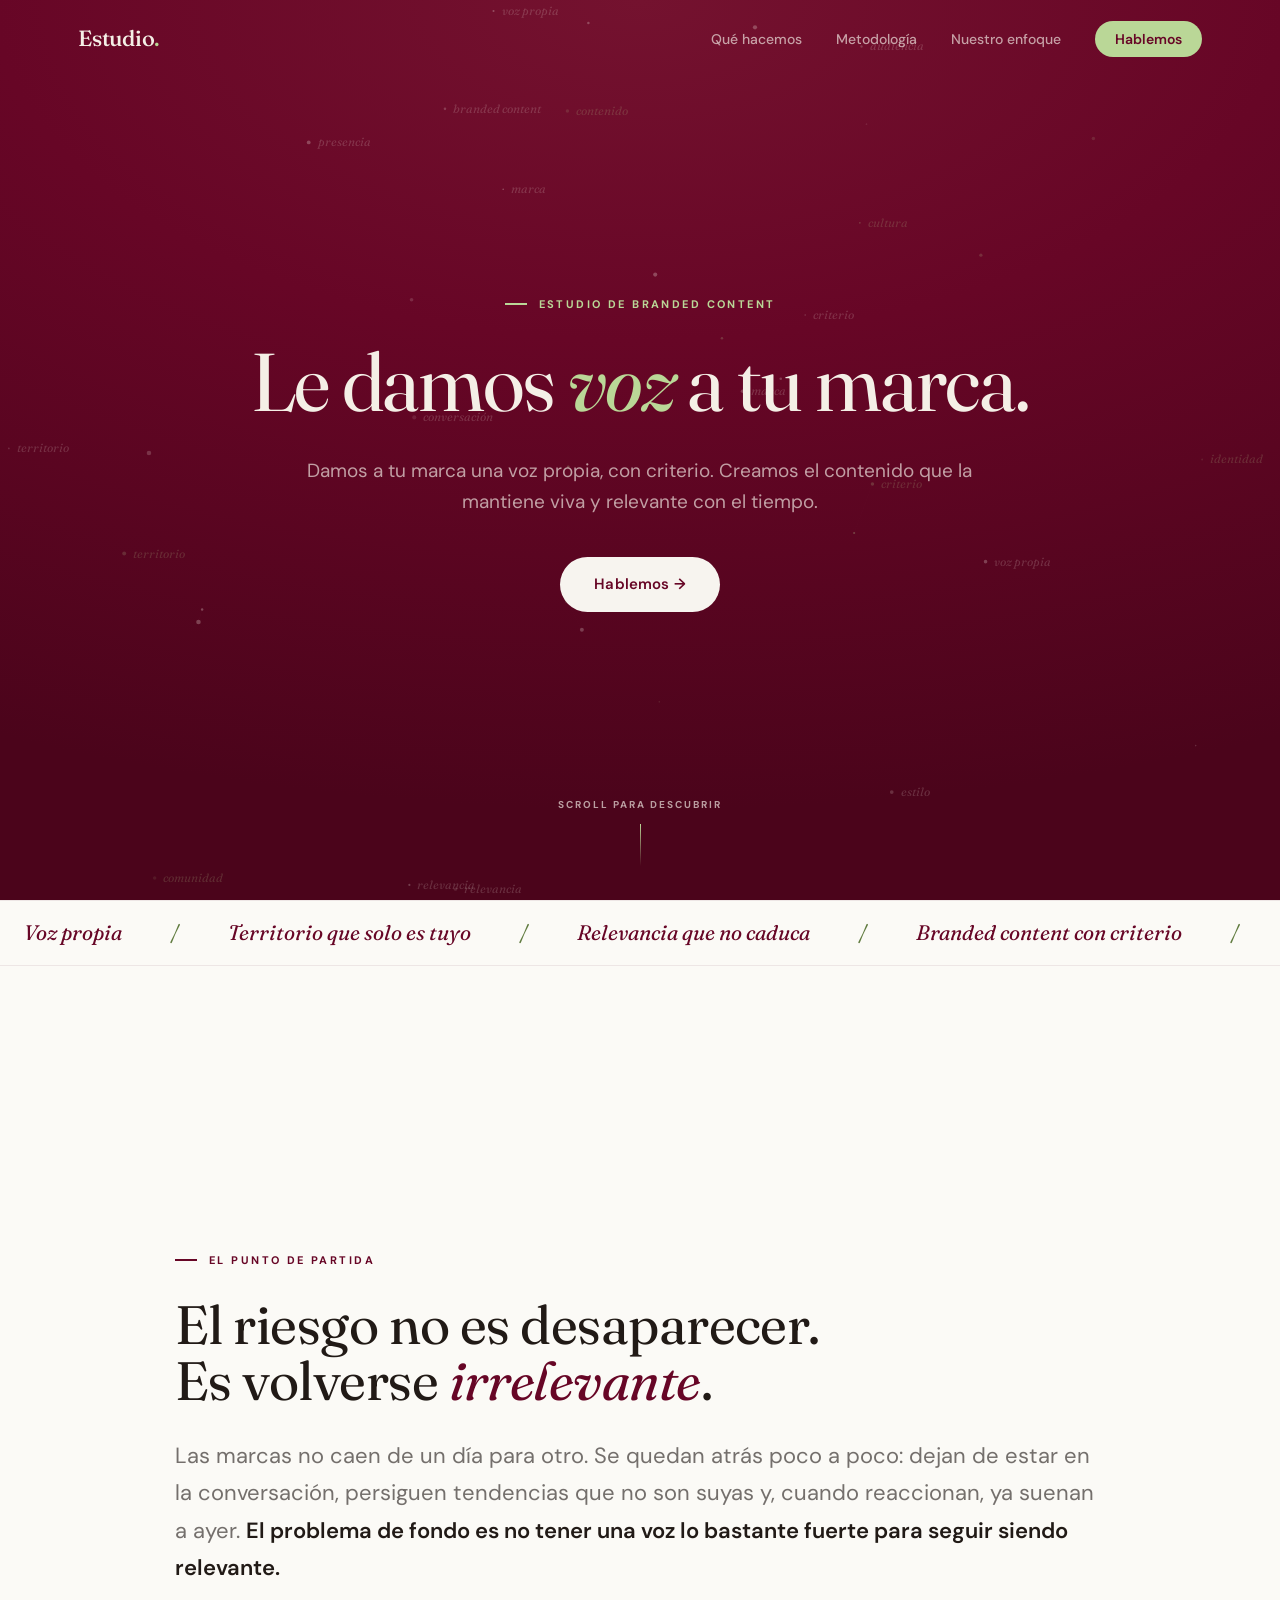
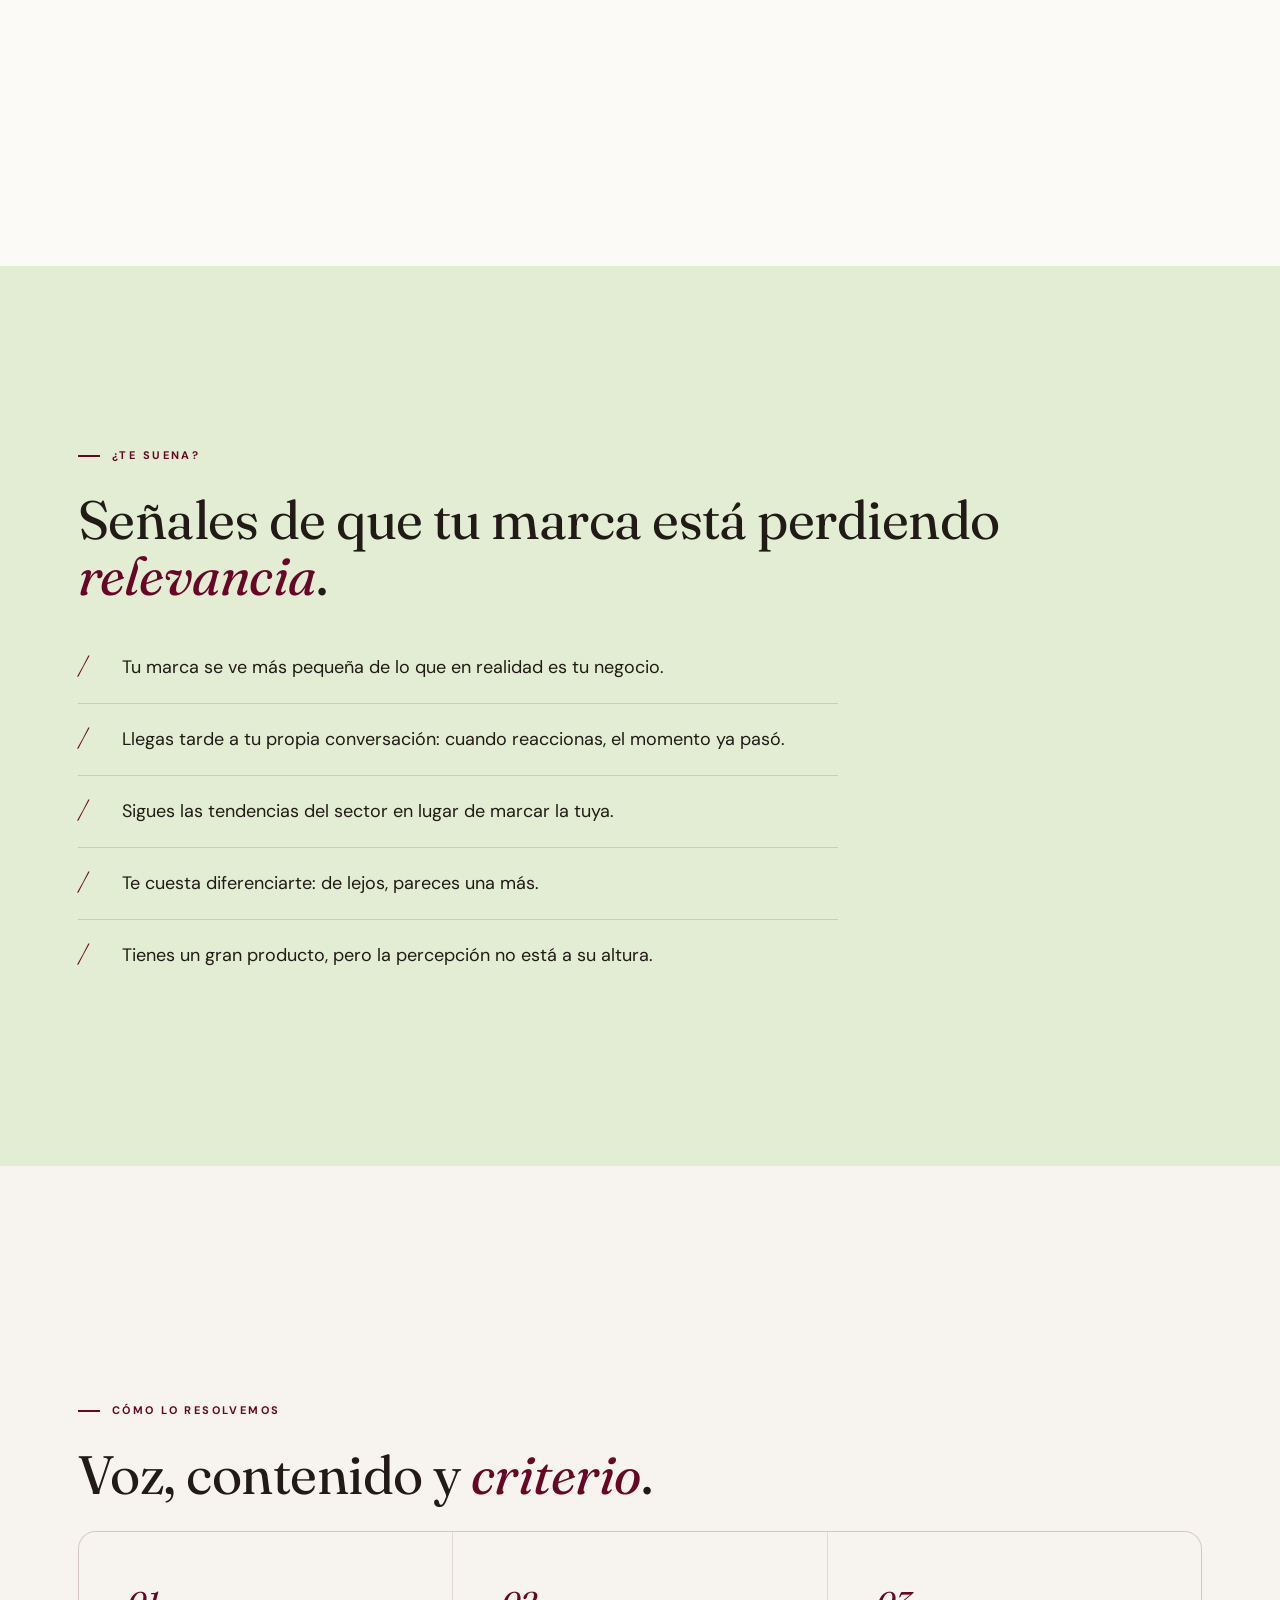
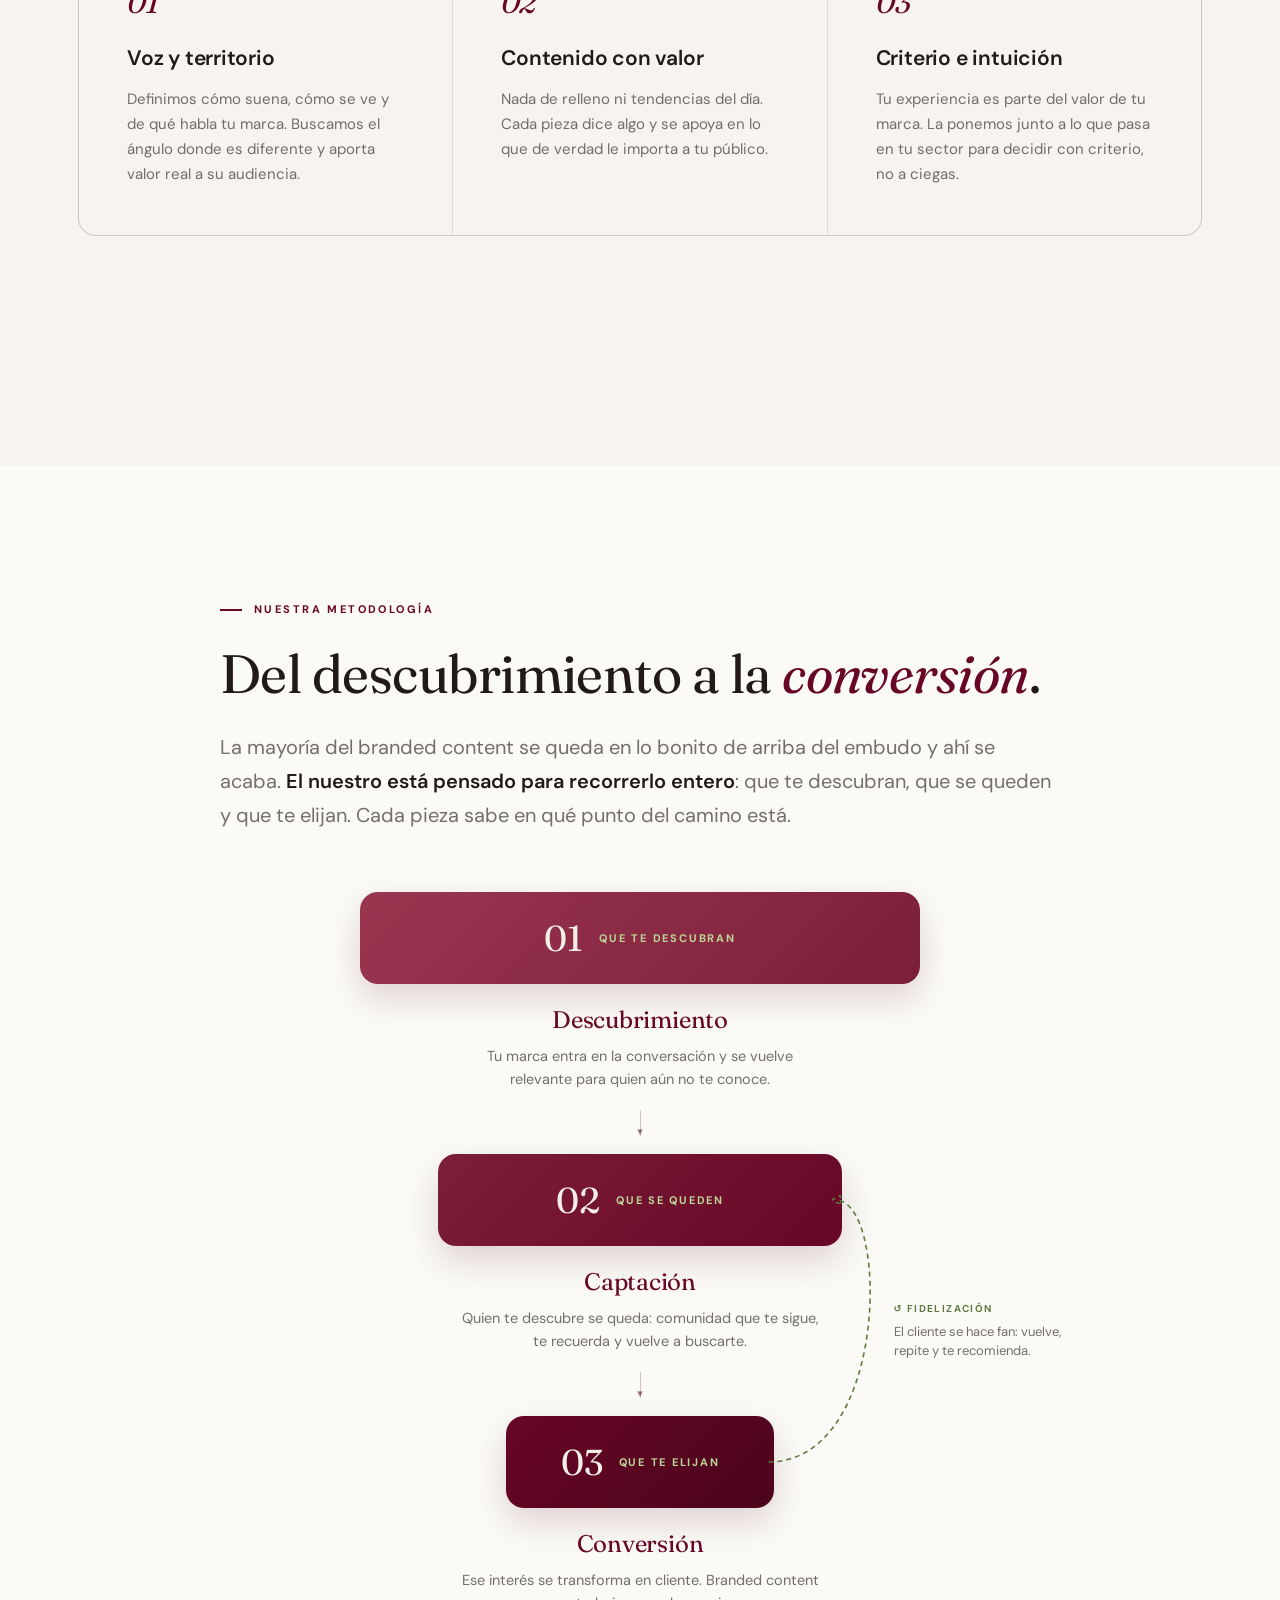
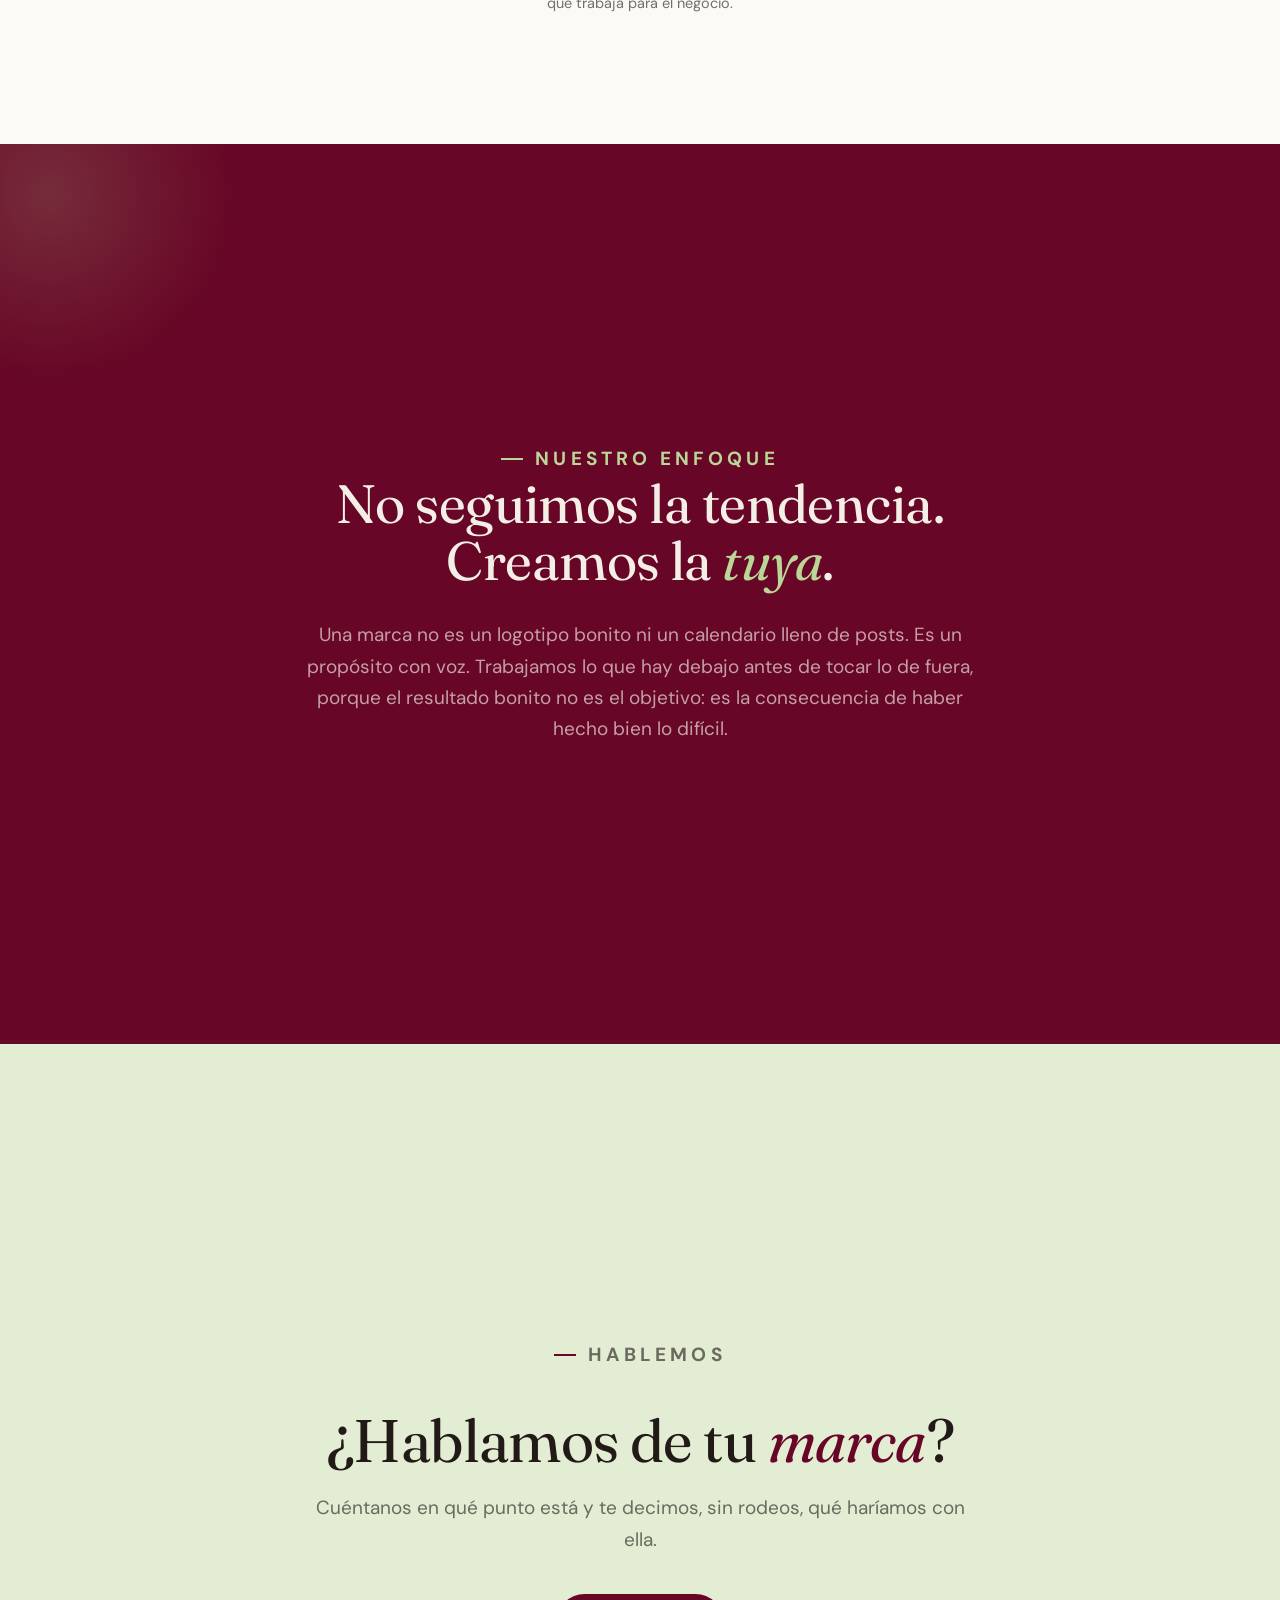
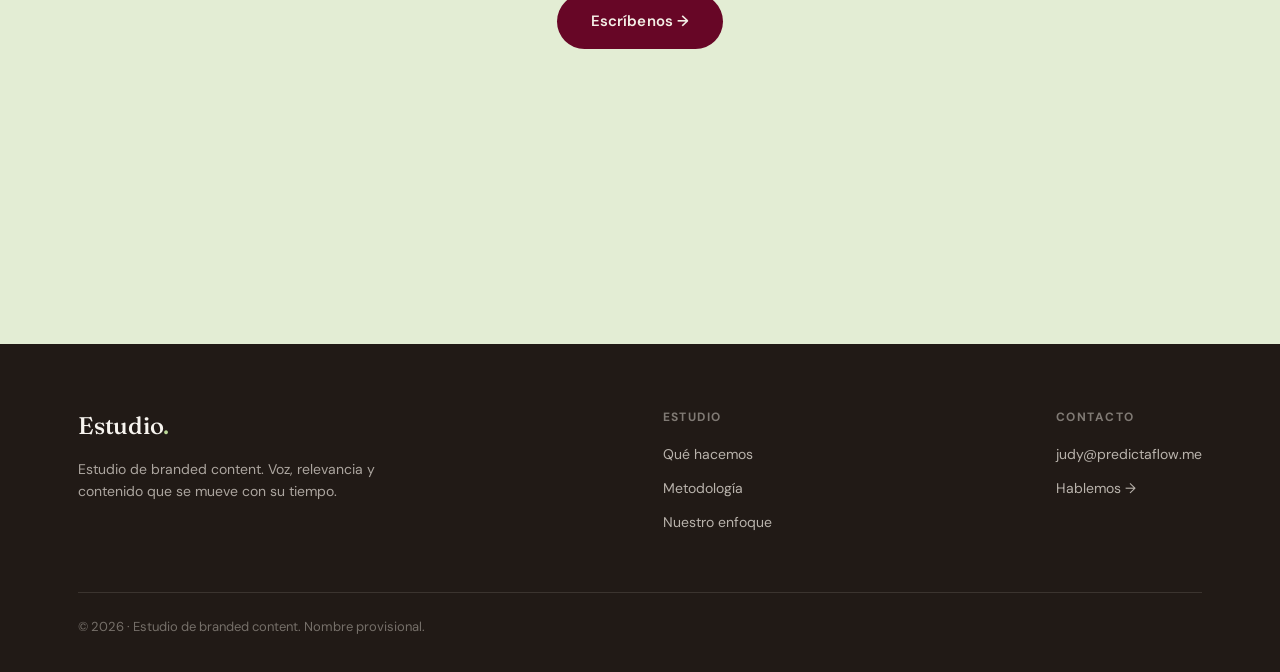
<file: estudio.html>
<!DOCTYPE html>
<html lang="es">
<head>
  <meta charset="UTF-8">
  <meta name="viewport" content="width=device-width, initial-scale=1.0">
  <title>Estudio de branded content — voz, relevancia y movimiento</title>
  <meta name="description" content="Estudio de branded content. Le damos voz y estilo a tu marca y creamos contenido relevante que se mueve con su tiempo, del descubrimiento a la conversión.">

  <meta property="og:title" content="Estudio de branded content">
  <meta property="og:description" content="Voz, relevancia y contenido que se mueve con su tiempo.">
  <meta property="og:type" content="website">

  <link rel="preconnect" href="https://fonts.googleapis.com">
  <link rel="preconnect" href="https://fonts.gstatic.com" crossorigin>
  <link href="https://fonts.googleapis.com/css2?family=Fraunces:ital,opsz,wght@0,9..144,300;0,9..144,400;0,9..144,500;0,9..144,600;1,9..144,400;1,9..144,500&family=DM+Sans:ital,opsz,wght@0,9..40,400;0,9..40,500;0,9..40,600;0,9..40,700&display=swap" rel="stylesheet">

  <style>
    /* ───────────────────────── Tokens ───────────────────────── */
    :root {
      --cherry:      #670626;
      --cherry-deep: #4B041B;
      --cherry-soft: #97304A;
      --berry-tint:  #F0DCE1;   /* tinte burdeos muy claro */
      --matcha:      #BAD797;
      --matcha-deep: #5F7A3E;   /* verde oscuro para texto sobre claro */
      --matcha-soft: #E3EDD4;   /* tinte verde claro */
      --crema:       #F7F4EF;
      --crema-2:     #FBFAF6;
      --ink:         #211A16;
      --ink-60:      rgba(33,26,22,0.62);
      --ink-40:      rgba(33,26,22,0.42);
      --on-cherry:   #F4EFE6;
      --on-cherry-60:rgba(244,239,230,0.66);
    }

    * { margin: 0; padding: 0; box-sizing: border-box; }
    html { scroll-behavior: smooth; }
    body { font-family: 'DM Sans', system-ui, sans-serif; color: var(--ink); background: var(--crema); -webkit-font-smoothing: antialiased; line-height: 1.5; }
    .container { max-width: 1180px; margin: 0 auto; padding: 0 28px; }
    em, .serif { font-family: 'Fraunces', Georgia, serif; font-style: italic; font-weight: 400; }

    .kicker { font-size: 11px; font-weight: 700; letter-spacing: 0.22em; text-transform: uppercase; display: inline-flex; align-items: center; gap: 12px; margin-bottom: 28px; color: var(--cherry); }
    .kicker::before { content: ''; width: 22px; height: 2px; background: var(--cherry); display: block; flex-shrink: 0; }
    .kicker.center { justify-content: center; }
    .kicker.on-dark { color: var(--matcha); }
    .kicker.on-dark::before { background: var(--matcha); }

    .h2 { font-family: 'Fraunces', Georgia, serif; font-weight: 400; font-size: clamp(30px, 4.4vw, 54px); line-height: 1.04; letter-spacing: -0.01em; margin-bottom: 28px; }
    .h2 em { color: var(--cherry); }
    .section { padding: clamp(72px, 10vw, 128px) 0; }
    .snap { scroll-snap-align: start; }
    @media (min-width: 901px) and (min-height: 660px) {
      html { scroll-snap-type: y proximity; }
      .section.snap { min-height: 100vh; display: flex; flex-direction: column; justify-content: center; }
    }

    .btn { display: inline-block; font-family: 'DM Sans', sans-serif; font-weight: 600; font-size: 15px; letter-spacing: 0.01em; padding: 16px 34px; border-radius: 999px; text-decoration: none; transition: transform .2s, box-shadow .2s, background .2s; }
    .btn-cherry { background: var(--cherry); color: var(--on-cherry); }
    .btn-cherry:hover { background: var(--cherry-deep); transform: translateY(-2px); box-shadow: 0 12px 30px rgba(75,4,27,0.25); }
    .btn-light { background: var(--crema); color: var(--cherry); }
    .btn-light:hover { transform: translateY(-2px); box-shadow: 0 12px 30px rgba(0,0,0,0.18); }

    /* ───────────────────────── Nav ───────────────────────── */
    nav { position: fixed; top: 0; left: 0; right: 0; z-index: 100; padding: 22px 0; transition: background .3s, padding .3s, box-shadow .3s; }
    nav.scrolled { background: rgba(247,244,239,0.92); backdrop-filter: blur(10px); padding: 14px 0; box-shadow: 0 1px 0 rgba(33,26,22,0.06); }
    .nav-inner { display: flex; align-items: center; justify-content: space-between; }
    .wordmark { font-family: 'Fraunces', serif; font-weight: 500; font-size: 22px; letter-spacing: -0.01em; color: var(--on-cherry); text-decoration: none; transition: color .3s; }
    .wordmark .dot { color: var(--matcha); }
    nav.scrolled .wordmark { color: var(--cherry); }
    nav.scrolled .wordmark .dot { color: var(--cherry); }
    .nav-links { list-style: none; display: flex; align-items: center; gap: 34px; }
    .nav-links a { font-size: 14px; font-weight: 500; text-decoration: none; color: var(--on-cherry-60); transition: color .2s; }
    .nav-links a:hover { color: var(--on-cherry); }
    nav.scrolled .nav-links a { color: var(--ink-60); }
    nav.scrolled .nav-links a:hover { color: var(--cherry); }
    .nav-links .nav-cta { padding: 9px 20px; border-radius: 999px; background: var(--matcha); color: var(--cherry); font-weight: 600; }
    nav.scrolled .nav-links .nav-cta { background: var(--cherry); color: var(--crema); }
    .nav-toggle { display: none; background: none; border: 0; cursor: pointer; flex-direction: column; gap: 5px; }
    .nav-toggle span { width: 24px; height: 2px; background: var(--on-cherry); display: block; transition: background .3s; }
    nav.scrolled .nav-toggle span { background: var(--cherry); }

    /* ───────────────────────── Hero (PF-style, centrado) ───────────────────────── */
    .hero {
      position: relative; overflow: hidden;
      min-height: 100vh; display: flex; align-items: center; justify-content: center;
      text-align: center; color: var(--on-cherry);
      background: radial-gradient(120% 90% at 50% 0%, #74122F 0%, var(--cherry) 42%, var(--cherry-deep) 100%);
    }
    #hero-canvas { position: absolute; inset: 0; width: 100%; height: 100%; z-index: 0; }
    .hero-inner { position: relative; z-index: 1; padding: 120px 28px; max-width: 920px; }
    .hero h1 { font-family: 'Fraunces', serif; font-weight: 400; font-size: clamp(40px, 6.4vw, 84px); line-height: 1.03; letter-spacing: -0.02em; margin: 0 auto 30px; max-width: 16ch; }
    .hero h1 em { color: var(--matcha); }
    .hero-sub { font-size: clamp(16px, 1.7vw, 19px); line-height: 1.65; color: var(--on-cherry-60); max-width: 52ch; margin: 0 auto 40px; }
    .hero-cta { display: inline-block; }
    .hero-scroll { position: absolute; bottom: 34px; left: 50%; transform: translateX(-50%); z-index: 1; text-align: center; }
    .hero-scroll span { font-size: 10px; font-weight: 700; letter-spacing: 0.2em; text-transform: uppercase; color: var(--on-cherry-60); display: block; margin-bottom: 12px; }
    .hero-scroll-line { width: 1px; height: 42px; margin: 0 auto; background: linear-gradient(to bottom, var(--matcha), transparent); position: relative; overflow: hidden; }
    .hero-scroll-line::after { content: ''; position: absolute; top: -42px; left: 0; width: 1px; height: 42px; background: var(--matcha); animation: scrolldot 2.2s ease-in-out infinite; }
    @keyframes scrolldot { 0% { top: -42px; } 60%,100% { top: 42px; } }

    /* ───────────────────────── Ticker ───────────────────────── */
    .ticker { background: var(--crema-2); border-top: 1px solid rgba(75,4,27,0.08); border-bottom: 1px solid rgba(75,4,27,0.08); overflow: hidden; padding: 16px 0; white-space: nowrap; }
    .ticker-track { display: inline-flex; align-items: center; animation: ticker 34s linear infinite; }
    .ticker-track span { font-family: 'Fraunces', serif; font-style: italic; font-size: clamp(16px, 1.9vw, 21px); color: var(--cherry); padding: 0 24px; }
    .ticker-track .sep { color: var(--matcha-deep); font-style: normal; }
    @keyframes ticker { from { transform: translateX(0); } to { transform: translateX(-50%); } }

    /* ───────────────────────── Problema ───────────────────────── */
    .problema { background: var(--crema-2); }
    .problema .lead { font-size: clamp(18px, 2.1vw, 22px); line-height: 1.7; color: var(--ink-60); max-width: 62ch; }
    .problema .lead strong { color: var(--ink); font-weight: 600; }

    /* ───────────────────────── Síntomas ───────────────────────── */
    .sintomas { background: var(--matcha-soft); }
    .sintomas-list { list-style: none; max-width: 760px; }
    .sintomas-list li { display: flex; gap: 18px; align-items: flex-start; padding: 22px 0; border-bottom: 1px solid rgba(75,4,27,0.14); font-size: clamp(16px, 1.8vw, 18px); color: var(--ink); }
    .sintomas-list li:last-child { border-bottom: 0; }
    .sintomas-list .mark { font-family: 'Fraunces', serif; font-style: italic; color: var(--cherry); font-size: 22px; line-height: 1; flex-shrink: 0; min-width: 26px; }

    /* ───────────────────────── Lo que hacemos ───────────────────────── */
    .hacemos { background: var(--crema); }
    .hacemos-grid { display: grid; grid-template-columns: repeat(3, 1fr); gap: 1px; background: rgba(75,4,27,0.10); border: 1px solid rgba(75,4,27,0.10); border-radius: 18px; overflow: hidden; }
    .hacemos-item { background: var(--crema); padding: clamp(30px, 4vw, 48px); }
    .hacemos-num { font-family: 'Fraunces', serif; font-style: italic; font-size: 30px; color: var(--cherry); display: block; margin-bottom: 18px; }
    .hacemos-item h3 { font-size: 21px; font-weight: 600; margin-bottom: 12px; letter-spacing: -0.01em; }
    .hacemos-item p { font-size: 15px; line-height: 1.68; color: var(--ink-60); }

    /* ───────────────────────── Metodología / Funnel (ligero) ───────────────────────── */
    .metodo { background: var(--crema-2); }
    .metodo-intro { font-size: clamp(17px, 2vw, 20px); line-height: 1.7; color: var(--ink-60); max-width: 60ch; margin-bottom: 60px; }
    .metodo-intro strong { color: var(--ink); font-weight: 600; }

    .funnel2 { max-width: 560px; margin: 0 auto; display: flex; flex-direction: column; align-items: center; }
    .fstep { width: 100%; display: flex; flex-direction: column; align-items: center; }
    .fblock { height: 92px; border-radius: 18px; display: flex; align-items: center; justify-content: center; gap: 16px; color: var(--on-cherry); box-shadow: 0 14px 34px rgba(75,4,27,0.16); transition: transform .3s ease, box-shadow .3s ease; }
    .fstep:hover .fblock { transform: translateY(-5px); box-shadow: 0 22px 44px rgba(75,4,27,0.26); }
    .fblock .fn { font-family: 'Fraunces', serif; font-weight: 400; font-size: 36px; line-height: 1; }
    .fblock .fe { font-size: 11px; font-weight: 700; letter-spacing: 0.16em; text-transform: uppercase; color: var(--matcha); }
    .s1 .fblock { width: 100%; background: linear-gradient(135deg, #9A3650, #7C1E39); }
    .s2 .fblock { width: 72%;  background: linear-gradient(135deg, #7C1E39, #670626); }
    .s3 .fblock { width: 48%;  background: linear-gradient(135deg, #670626, #4B041B); }
    .fcap { text-align: center; max-width: 360px; margin: 18px 0 0; }
    .fcap h3 { font-family: 'Fraunces', serif; font-weight: 400; font-size: 24px; letter-spacing: -0.01em; color: var(--cherry); margin-bottom: 7px; }
    .fcap p { font-size: 14.5px; line-height: 1.62; color: var(--ink-60); }
    .fconn { width: 1px; height: 26px; background: rgba(75,4,27,0.22); position: relative; margin: 18px 0; }
    .fconn::after { content: '▾'; position: absolute; left: 50%; bottom: -4px; transform: translateX(-50%); font-size: 11px; color: rgba(75,4,27,0.55); }
    .funnel2 { position: relative; }
    .floop { position: absolute; inset: 0; width: 100%; height: 100%; pointer-events: none; overflow: visible; z-index: 2; }
    .floop path { fill: none; stroke: #5F7A3E; stroke-width: 1.6; stroke-dasharray: 5 4; }
    .floop-label { position: absolute; width: 170px; transform: translateY(-50%); pointer-events: none; }
    .floop-label .fl-title { display: block; font-size: 10px; font-weight: 700; letter-spacing: 0.14em; text-transform: uppercase; color: #5F7A3E; margin-bottom: 6px; }
    .floop-label .fl-desc { display: block; font-size: 13px; line-height: 1.5; color: var(--ink-60); }
    .floop-mobile { display: none; flex-direction: column; align-items: center; gap: 4px; margin-top: 30px; font-size: 13.5px; color: var(--ink-60); text-align: center; }
    .floop-mobile strong { color: #5F7A3E; font-weight: 700; letter-spacing: 0.06em; text-transform: uppercase; font-size: 11px; }
    @media (max-width: 900px) { .floop, .floop-label { display: none; } .floop-mobile { display: flex; } }

    /* ───────────────────────── Manifiesto ───────────────────────── */
    .manifiesto { background: var(--cherry); color: var(--on-cherry); text-align: center; position: relative; overflow: hidden; }
    .manifiesto::after { content: ''; position: absolute; left: -140px; top: -140px; width: 380px; height: 380px; border-radius: 50%; background: radial-gradient(circle at center, rgba(186,215,151,0.18), transparent 70%); }
    .manifiesto .container { max-width: 920px; position: relative; z-index: 1; }
    .manifiesto .manifiesto-quote { font-family: 'Fraunces', serif; font-weight: 400; font-size: clamp(30px, 4.4vw, 54px); line-height: 1.06; letter-spacing: -0.01em; margin-bottom: 30px; color: var(--on-cherry); max-width: none; text-wrap: balance; }
    .manifiesto .manifiesto-quote em { color: var(--matcha); }
    .manifiesto p { font-size: clamp(16px, 1.7vw, 19px); line-height: 1.65; color: var(--on-cherry-60); max-width: 52ch; margin: 0 auto; }

    /* ───────────────────────── CTA ───────────────────────── */
    .cta { background: var(--matcha-soft); text-align: center; }
    .cta .container { max-width: 720px; }
    .cta h2 { font-family: 'Fraunces', serif; font-weight: 400; font-size: clamp(32px, 5vw, 60px); line-height: 1.04; letter-spacing: -0.01em; margin-bottom: 20px; }
    .cta h2 em { color: var(--cherry); }
    .cta p { font-size: clamp(16px, 1.9vw, 19px); line-height: 1.7; color: var(--ink-60); margin-bottom: 38px; }

    /* ───────────────────────── Footer ───────────────────────── */
    footer { background: var(--ink); color: var(--on-cherry-60); padding: 64px 0 36px; }
    .footer-top { display: flex; justify-content: space-between; gap: 40px; flex-wrap: wrap; margin-bottom: 48px; }
    .footer-brand .wordmark { color: var(--crema); font-size: 24px; }
    .footer-brand p { font-size: 14px; max-width: 30ch; margin-top: 14px; line-height: 1.6; }
    .footer-col h4 { font-size: 12px; letter-spacing: 0.12em; text-transform: uppercase; color: rgba(244,239,230,0.45); margin-bottom: 16px; font-weight: 700; }
    .footer-col ul { list-style: none; }
    .footer-col li { margin-bottom: 10px; }
    .footer-col a { color: rgba(244,239,230,0.72); text-decoration: none; font-size: 14px; transition: color .2s; }
    .footer-col a:hover { color: var(--matcha); }
    .footer-bottom { border-top: 1px solid rgba(244,239,230,0.12); padding-top: 24px; font-size: 13px; color: rgba(244,239,230,0.4); }

    /* ───────────────────────── Animación ───────────────────────── */
    .fade-in { opacity: 0; transform: translateY(20px); transition: opacity .7s ease, transform .7s ease; }
    .fade-in.visible { opacity: 1; transform: none; }
    @media (prefers-reduced-motion: reduce) { .fade-in { opacity: 1; transform: none; transition: none; } .ticker-track, .hero-scroll-line::after { animation: none; } }

    /* ───────────────────────── Responsive ───────────────────────── */
    @media (max-width: 900px) {
      .hacemos-grid { grid-template-columns: 1fr; }
    }
    @media (max-width: 600px) {
      .s2 .fblock { width: 86%; }
      .s3 .fblock { width: 66%; }
    }
    @media (max-width: 768px) {
      .nav-links { position: fixed; top: 0; right: 0; bottom: 0; width: min(78vw, 320px); background: var(--cherry); flex-direction: column; align-items: flex-start; justify-content: center; gap: 28px; padding: 0 36px; transform: translateX(100%); transition: transform .3s; }
      .nav-links.active { transform: none; }
      .nav-links a { color: var(--on-cherry) !important; font-size: 18px; }
      .nav-toggle { display: flex; z-index: 110; }
    }
  </style>
</head>
<body>

  <!-- ── Nav ── -->
  <nav id="nav">
    <div class="container nav-inner">
      <a href="#top" class="wordmark">Estudio<span class="dot">.</span></a>
      <ul class="nav-links" id="nav-links">
        <li><a href="#hacemos">Qué hacemos</a></li>
        <li><a href="#metodo">Metodología</a></li>
        <li><a href="#manifiesto">Nuestro enfoque</a></li>
        <li><a href="#contacto" class="nav-cta">Hablemos</a></li>
      </ul>
      <button class="nav-toggle" id="nav-toggle" aria-label="Abrir menú"><span></span><span></span><span></span></button>
    </div>
  </nav>

  <!-- ── Hero ── -->
  <header class="hero snap" id="top">
    <canvas id="hero-canvas" aria-hidden="true"></canvas>
    <div class="hero-inner">
      <p class="kicker on-dark center">Estudio de branded content</p>
      <h1>Le damos <em>voz</em> a tu marca.</h1>
      <p class="hero-sub">Damos a tu marca una voz propia, con criterio. Creamos el contenido que la mantiene viva y relevante con el tiempo.</p>
      <a href="#contacto" class="btn btn-light hero-cta">Hablemos →</a>
    </div>
    <div class="hero-scroll" aria-hidden="true">
      <span>Scroll para descubrir</span>
      <div class="hero-scroll-line"></div>
    </div>
  </header>

  <!-- ── Ticker ── -->
  <div class="ticker" aria-hidden="true">
    <div class="ticker-track">
      <span>Voz propia</span><span class="sep">/</span>
      <span>Territorio que solo es tuyo</span><span class="sep">/</span>
      <span>Relevancia que no caduca</span><span class="sep">/</span>
      <span>Branded content con criterio</span><span class="sep">/</span>
      <span>Presencia que permanece</span><span class="sep">/</span>
      <span>Voz propia</span><span class="sep">/</span>
      <span>Territorio que solo es tuyo</span><span class="sep">/</span>
      <span>Relevancia que no caduca</span><span class="sep">/</span>
      <span>Branded content con criterio</span><span class="sep">/</span>
      <span>Presencia que permanece</span><span class="sep">/</span>
    </div>
  </div>

  <!-- ── El problema ── -->
  <section class="section problema snap">
    <div class="container">
      <p class="kicker fade-in">El punto de partida</p>
      <h2 class="h2 fade-in">El riesgo no es desaparecer.<br>Es volverse <em>irrelevante</em>.</h2>
      <p class="lead fade-in">Las marcas no caen de un día para otro. Se quedan atrás poco a poco: dejan de estar en la conversación, persiguen tendencias que no son suyas y, cuando reaccionan, ya suenan a ayer. <strong>El problema de fondo es no tener una voz lo bastante fuerte para seguir siendo relevante.</strong></p>
    </div>
  </section>

  <!-- ── Síntomas ── -->
  <section class="section sintomas snap">
    <div class="container">
      <p class="kicker fade-in">¿Te suena?</p>
      <h2 class="h2 fade-in">Señales de que tu marca está perdiendo <em>relevancia</em>.</h2>
      <ul class="sintomas-list fade-in">
        <li><span class="mark">/</span>Tu marca se ve más pequeña de lo que en realidad es tu negocio.</li>
        <li><span class="mark">/</span>Llegas tarde a tu propia conversación: cuando reaccionas, el momento ya pasó.</li>
        <li><span class="mark">/</span>Sigues las tendencias del sector en lugar de marcar la tuya.</li>
        <li><span class="mark">/</span>Te cuesta diferenciarte: de lejos, pareces una más.</li>
        <li><span class="mark">/</span>Tienes un gran producto, pero la percepción no está a su altura.</li>
      </ul>
    </div>
  </section>

  <!-- ── Lo que hacemos ── -->
  <section class="section hacemos snap" id="hacemos">
    <div class="container">
      <p class="kicker fade-in">Cómo lo resolvemos</p>
      <h2 class="h2 fade-in">Voz, contenido y <em>criterio</em>.</h2>
      <div class="hacemos-grid fade-in">
        <div class="hacemos-item">
          <span class="hacemos-num">01</span>
          <h3>Voz y territorio</h3>
          <p>Definimos cómo suena, cómo se ve y de qué habla tu marca. Buscamos el ángulo donde es diferente y aporta valor real a su audiencia.</p>
        </div>
        <div class="hacemos-item">
          <span class="hacemos-num">02</span>
          <h3>Contenido con valor</h3>
          <p>Nada de relleno ni tendencias del día. Cada pieza dice algo y se apoya en lo que de verdad le importa a tu público.</p>
        </div>
        <div class="hacemos-item">
          <span class="hacemos-num">03</span>
          <h3>Criterio e intuición</h3>
          <p>Tu experiencia es parte del valor de tu marca. La ponemos junto a lo que pasa en tu sector para decidir con criterio, no a ciegas.</p>
        </div>
      </div>
    </div>
  </section>

  <!-- ── Metodología / Funnel ── -->
  <section class="section metodo snap" id="metodo">
    <div class="container">
      <p class="kicker fade-in">Nuestra metodología</p>
      <h2 class="h2 fade-in">Del descubrimiento a la <em>conversión</em>.</h2>
      <p class="metodo-intro fade-in">La mayoría del branded content se queda en lo bonito de arriba del embudo y ahí se acaba. <strong>El nuestro está pensado para recorrerlo entero</strong>: que te descubran, que se queden y que te elijan. Cada pieza sabe en qué punto del camino está.</p>

      <div class="funnel2 fade-in">
        <div class="fstep s1">
          <div class="fblock"><span class="fn">01</span><span class="fe">Que te descubran</span></div>
          <div class="fcap"><h3>Descubrimiento</h3><p>Tu marca entra en la conversación y se vuelve relevante para quien aún no te conoce.</p></div>
        </div>
        <div class="fconn"></div>
        <div class="fstep s2">
          <div class="fblock"><span class="fn">02</span><span class="fe">Que se queden</span></div>
          <div class="fcap"><h3>Captación</h3><p>Quien te descubre se queda: comunidad que te sigue, te recuerda y vuelve a buscarte.</p></div>
        </div>
        <div class="fconn"></div>
        <div class="fstep s3">
          <div class="fblock"><span class="fn">03</span><span class="fe">Que te elijan</span></div>
          <div class="fcap"><h3>Conversión</h3><p>Ese interés se transforma en cliente. Branded content que trabaja para el negocio.</p></div>
        </div>
        <svg class="floop" aria-hidden="true">
          <defs>
            <marker id="fidarrow" markerWidth="9" markerHeight="9" refX="5" refY="4.5" orient="auto" markerUnits="userSpaceOnUse">
              <path d="M0,0 L9,4.5 L0,9 z" fill="#5F7A3E"></path>
            </marker>
          </defs>
          <path id="floop-path" marker-end="url(#fidarrow)"></path>
        </svg>
        <div class="floop-label" id="floop-label">
          <span class="fl-title">↺ Fidelización</span>
          <span class="fl-desc">El cliente se hace fan: vuelve, repite y te recomienda.</span>
        </div>
      </div>
      <p class="floop-mobile"><strong>↺ Fidelización</strong>El cliente se hace fan: vuelve, repite y te recomienda.</p>
    </div>
  </section>

  <!-- ── Manifiesto ── -->
  <section class="section manifiesto snap" id="manifiesto">
    <div class="container">
      <p class="kicker on-dark center fade-in">Nuestro enfoque</p>
      <p class="manifiesto-quote fade-in">No seguimos la tendencia. Creamos la <em>tuya</em>.</p>
      <p class="fade-in">Una marca no es un logotipo bonito ni un calendario lleno de posts. Es un propósito con voz. Trabajamos lo que hay debajo antes de tocar lo de fuera, porque el resultado bonito no es el objetivo: es la consecuencia de haber hecho bien lo difícil.</p>
    </div>
  </section>

  <!-- ── CTA ── -->
  <section class="section cta snap" id="contacto">
    <div class="container">
      <p class="kicker center fade-in">Hablemos</p>
      <h2 class="fade-in">¿Hablamos de tu <em>marca</em>?</h2>
      <p class="fade-in">Cuéntanos en qué punto está y te decimos, sin rodeos, qué haríamos con ella.</p>
      <a href="mailto:judy@predictaflow.me" class="btn btn-cherry fade-in">Escríbenos →</a>
    </div>
  </section>

  <!-- ── Footer ── -->
  <footer>
    <div class="container">
      <div class="footer-top">
        <div class="footer-brand">
          <a href="#top" class="wordmark">Estudio<span class="dot" style="color:var(--matcha)">.</span></a>
          <p>Estudio de branded content. Voz, relevancia y contenido que se mueve con su tiempo.</p>
        </div>
        <div class="footer-col">
          <h4>Estudio</h4>
          <ul>
            <li><a href="#hacemos">Qué hacemos</a></li>
            <li><a href="#metodo">Metodología</a></li>
            <li><a href="#manifiesto">Nuestro enfoque</a></li>
          </ul>
        </div>
        <div class="footer-col">
          <h4>Contacto</h4>
          <ul>
            <li><a href="mailto:judy@predictaflow.me">judy@predictaflow.me</a></li>
            <li><a href="#contacto">Hablemos →</a></li>
          </ul>
        </div>
      </div>
      <div class="footer-bottom">
        <p>&copy; 2026 · Estudio de branded content. Nombre provisional.</p>
      </div>
    </div>
  </footer>

  <script>
    const nav = document.getElementById('nav');
    window.addEventListener('scroll', () => nav.classList.toggle('scrolled', window.scrollY > 40));

    const toggle = document.getElementById('nav-toggle');
    const links = document.getElementById('nav-links');
    toggle.addEventListener('click', () => links.classList.toggle('active'));
    links.querySelectorAll('a').forEach(a => a.addEventListener('click', () => links.classList.remove('active')));

    const io = new IntersectionObserver((entries) => {
      entries.forEach(e => { if (e.isIntersecting) e.target.classList.add('visible'); });
    }, { threshold: 0.12 });
    document.querySelectorAll('.fade-in').forEach(el => io.observe(el));

    // Flecha de fidelización: bucle de retorno del bloque 03 al 02
    function drawLoop() {
      const wrap = document.querySelector('.funnel2');
      const b2 = document.querySelector('.s2 .fblock');
      const b3 = document.querySelector('.s3 .fblock');
      const path = document.getElementById('floop-path');
      const label = document.getElementById('floop-label');
      if (!wrap || !b2 || !b3 || !path) return;
      const wr = wrap.getBoundingClientRect();
      const r2 = b2.getBoundingClientRect();
      const r3 = b3.getBoundingClientRect();
      const x3 = r3.right - wr.left - 6, y3 = r3.top - wr.top + r3.height / 2; // origen (03)
      const x2 = r2.right - wr.left - 6, y2 = r2.top - wr.top + r2.height / 2; // destino (02)
      const bulge = Math.max(x2, x3) + 54;
      path.setAttribute('d', `M ${x3} ${y3} C ${bulge} ${y3}, ${bulge} ${y2}, ${x2} ${y2}`);
      if (label) { label.style.left = (bulge + 4) + 'px'; label.style.top = ((y2 + y3) / 2) + 'px'; }
    }
    window.addEventListener('load', drawLoop);
    let lt; window.addEventListener('resize', () => { clearTimeout(lt); lt = setTimeout(drawLoop, 150); });
    drawLoop();
  </script>

  <!-- ── Hero: puntos flotantes sutiles ── -->
  <script>
  (function () {
    const canvas = document.getElementById('hero-canvas');
    if (!canvas) return;
    const ctx = canvas.getContext('2d');
    const CREAM = [244, 239, 230], MATCHA = [186, 215, 151];
    const WORDS = ['voz propia', 'relevancia', 'territorio', 'criterio', 'marca', 'audiencia', 'cultura', 'contenido', 'presencia', 'identidad', 'branded content', 'conversación', 'estilo', 'comunidad'];
    let W, H, dots, id;
    function resize() { W = canvas.width = canvas.offsetWidth; H = canvas.height = canvas.offsetHeight; }
    function rgba(c, a) { return 'rgba(' + c[0] + ',' + c[1] + ',' + c[2] + ',' + a + ')'; }
    function init() {
      const n = Math.min(40, Math.max(20, Math.floor(W * H / 30000)));
      dots = [];
      let w = 0;
      for (let i = 0; i < n; i++) dots.push({
        x: Math.random() * W, y: Math.random() * H,
        vx: (Math.random() - 0.5) * 0.12, vy: (Math.random() - 0.5) * 0.12,
        r: 0.8 + Math.random() * 1.5,
        a: 0.10 + Math.random() * 0.20,
        c: Math.random() < 0.3 ? MATCHA : CREAM,
        label: (i % 2 === 0) ? WORDS[(w++) % WORDS.length] : null
      });
    }
    function draw() {
      ctx.clearRect(0, 0, W, H);
      for (let i = 0; i < dots.length; i++) {
        for (let j = i + 1; j < dots.length; j++) {
          const a = dots[i], b = dots[j], dx = a.x - b.x, dy = a.y - b.y, d = Math.hypot(dx, dy);
          const max = Math.min(W, H) * 0.15;
          if (d < max) { ctx.beginPath(); ctx.moveTo(a.x, a.y); ctx.lineTo(b.x, b.y); ctx.strokeStyle = rgba(CREAM, (1 - d / max) * 0.05); ctx.lineWidth = 0.4; ctx.stroke(); }
        }
      }
      dots.forEach(p => {
        p.x += p.vx; p.y += p.vy;
        if (p.x < 0 || p.x > W) p.vx *= -1;
        if (p.y < 0 || p.y > H) p.vy *= -1;
        ctx.beginPath(); ctx.arc(p.x, p.y, p.r, 0, Math.PI * 2); ctx.fillStyle = rgba(p.c, p.a); ctx.fill();
        if (p.label) {
          ctx.font = 'italic 12px "Fraunces", serif';
          ctx.fillStyle = rgba(p.c === MATCHA ? MATCHA : CREAM, 0.18);
          ctx.fillText(p.label, p.x + p.r + 7, p.y + 4);
        }
      });
      id = requestAnimationFrame(draw);
    }
    resize(); init(); draw();
    let t; window.addEventListener('resize', () => { clearTimeout(t); t = setTimeout(() => { cancelAnimationFrame(id); resize(); init(); draw(); }, 200); });
    document.addEventListener('visibilitychange', () => { if (document.hidden) cancelAnimationFrame(id); else draw(); });
  })();
  </script>

</body>
</html>
</file>
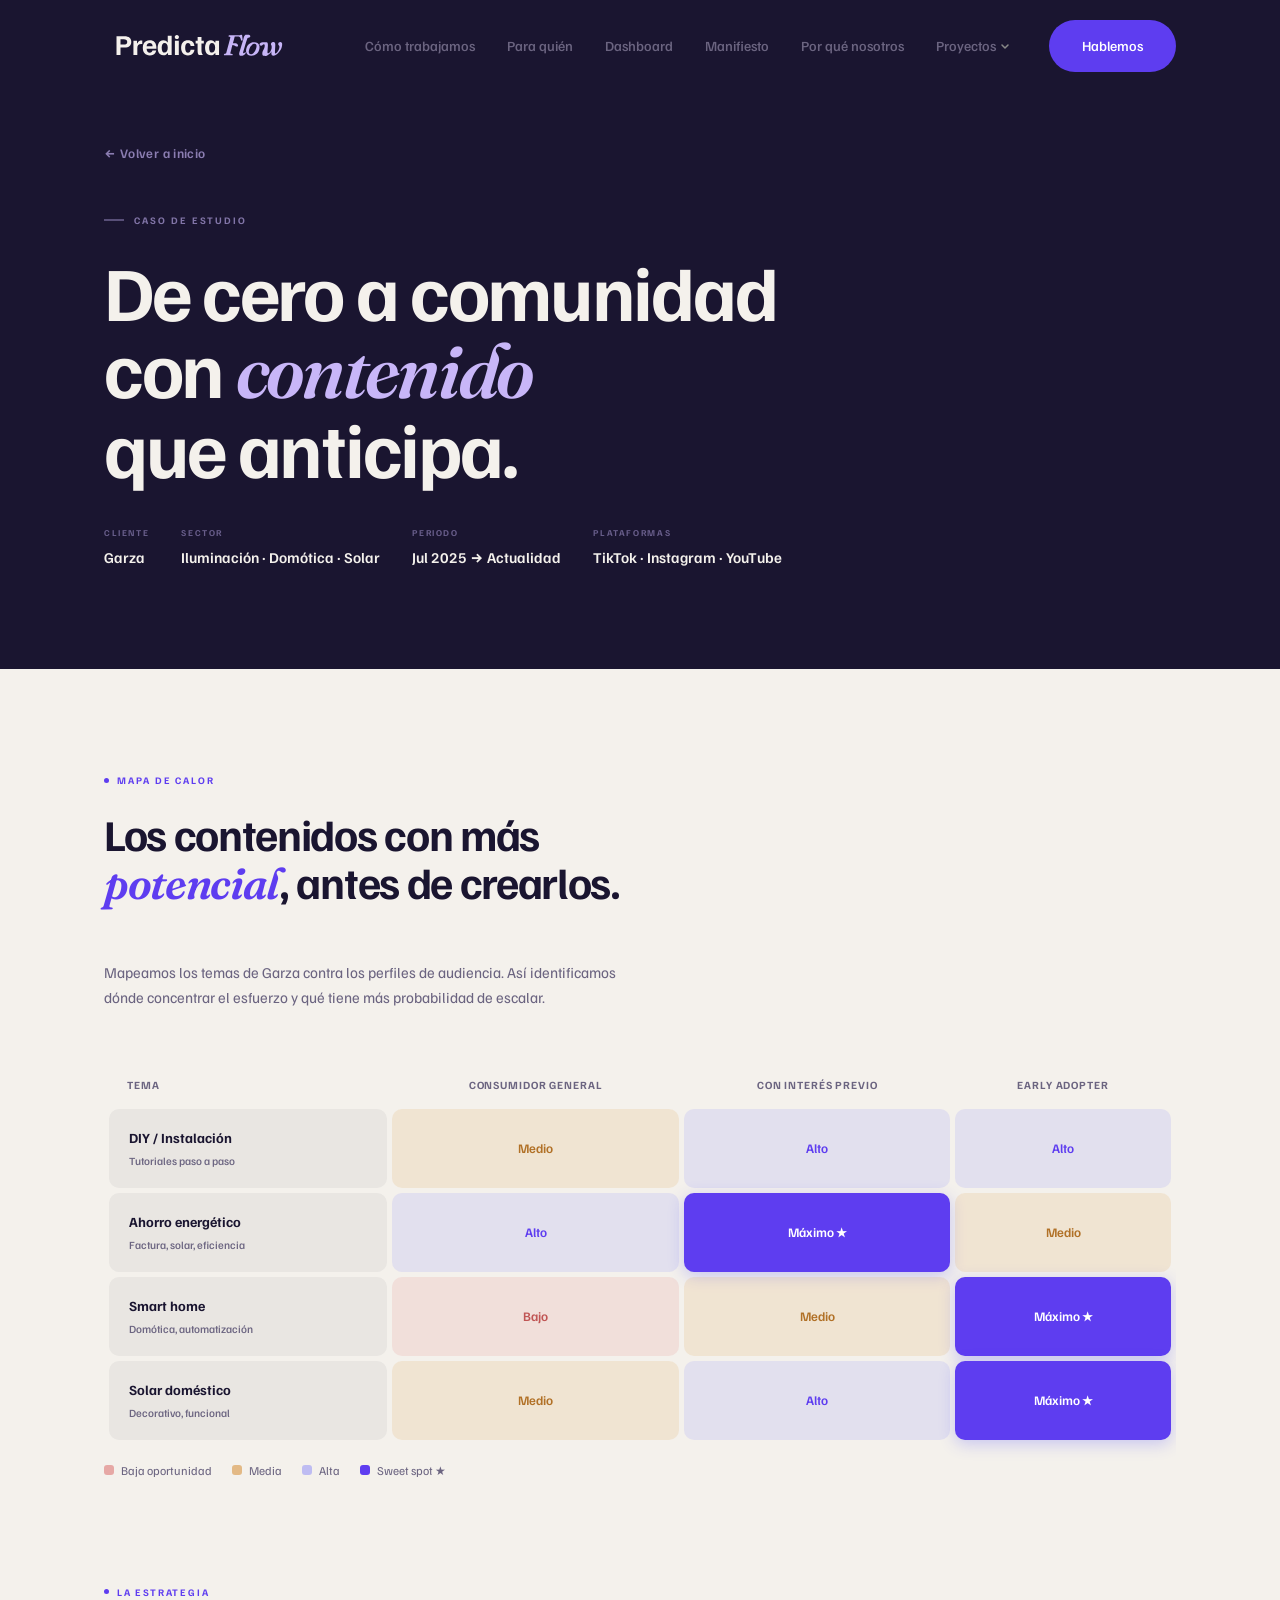
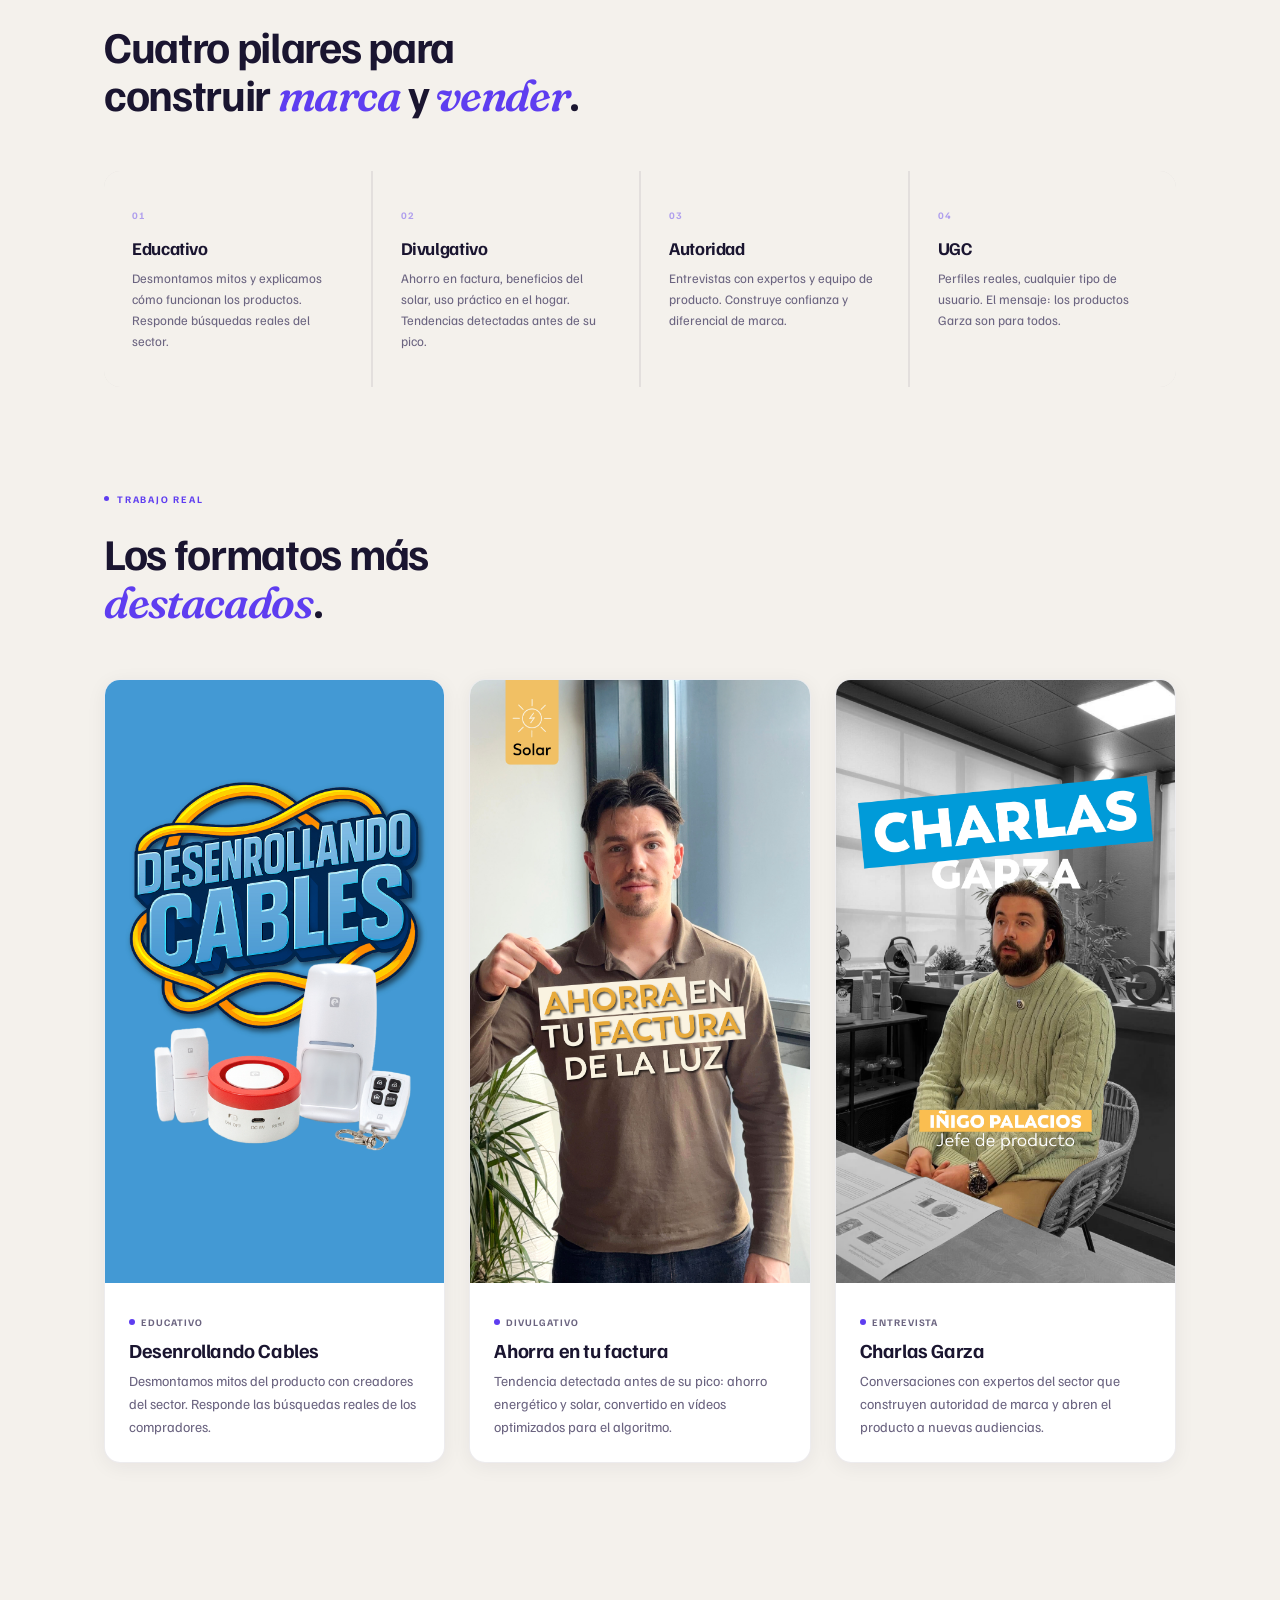
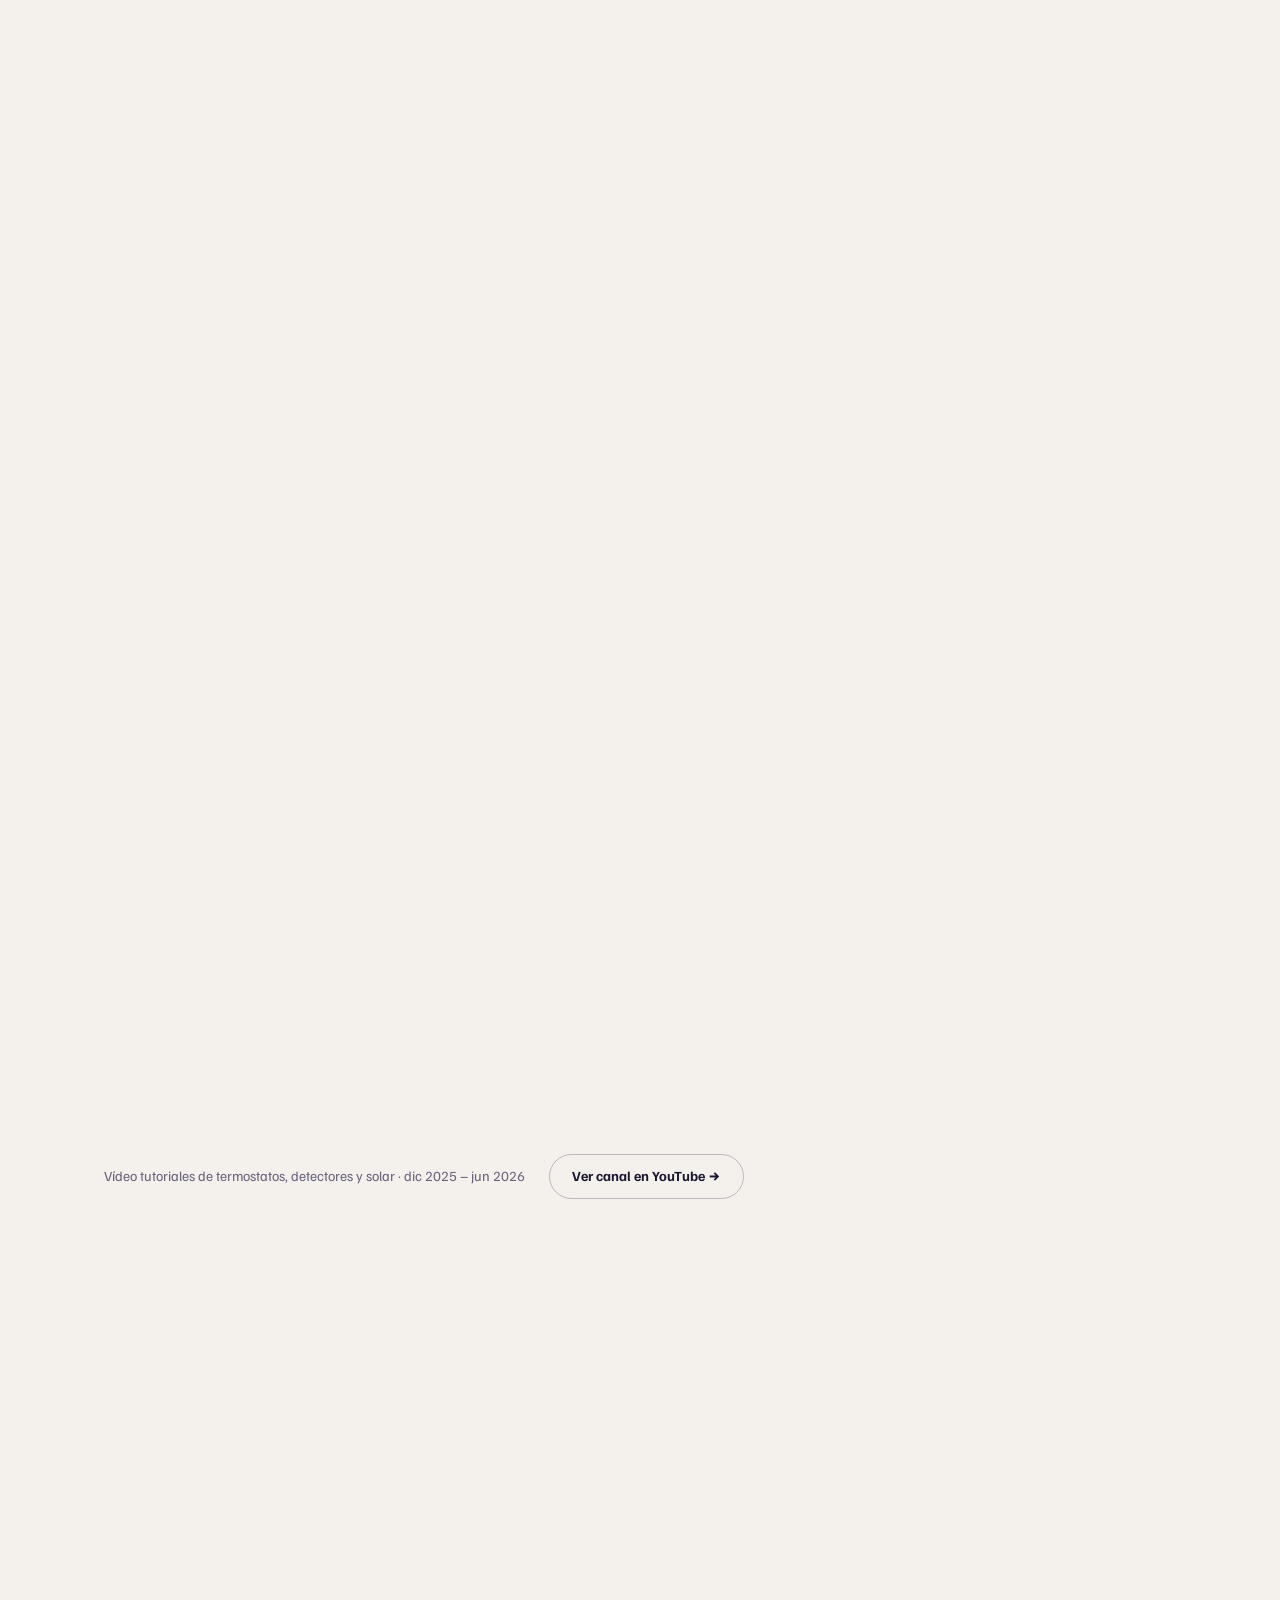
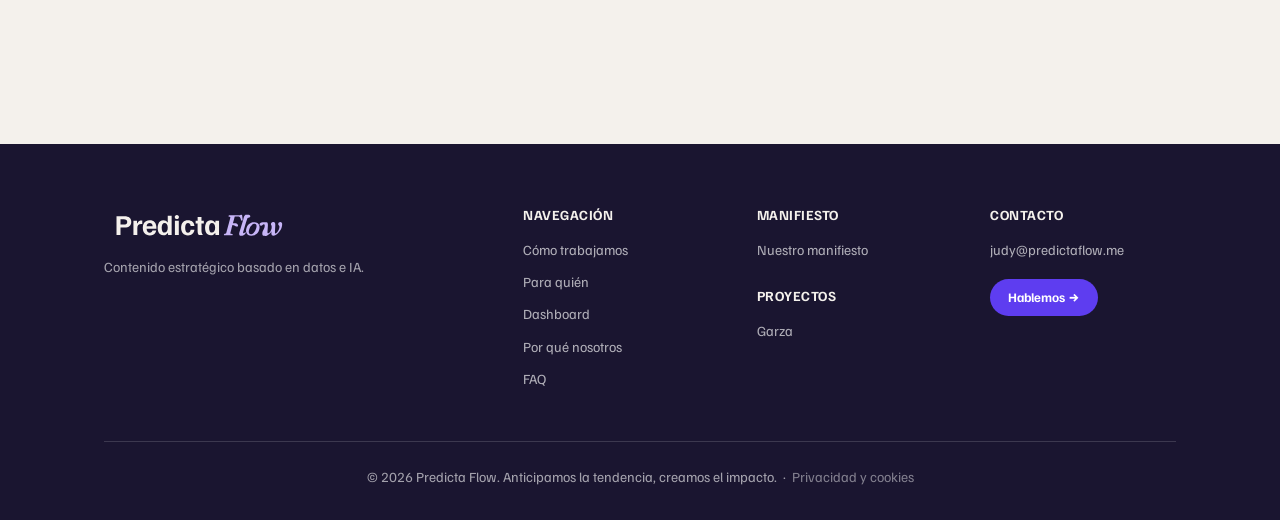
<file: garza.html>
<!DOCTYPE html>
<html lang="es">
<head>
  <meta charset="UTF-8">
  <meta name="viewport" content="width=device-width, initial-scale=1.0">
  <title>Caso Garza — Predicta Flow</title>
  <meta name="description" content="Cómo construimos la presencia en redes de Garza desde cero: estrategia de contenido, formatos propios y UGC para iluminación, domótica y solar.">
  <meta property="og:title" content="Caso Garza — Predicta Flow">
  <meta property="og:description" content="Cómo construimos la presencia en redes de Garza desde cero: estrategia de contenido, formatos propios y UGC.">
  <meta property="og:type" content="website">
  <meta property="og:url" content="https://predictaflow.me/garza.html">
  <meta property="og:image" content="https://predictaflow.me/images/og-image.png">
  <link rel="preconnect" href="https://fonts.googleapis.com">
  <link rel="preconnect" href="https://fonts.gstatic.com" crossorigin>
  <link href="https://fonts.googleapis.com/css2?family=Familjen+Grotesk:ital,wght@0,400;0,500;0,600;0,700;1,400&family=Fraunces:ital,opsz,wght@1,9..144,400;1,9..144,600&display=swap" rel="stylesheet">
  <link rel="stylesheet" href="css/style.css">
  <link rel="icon" type="image/png" href="images/favicon.png">
  <style>

    /* ── Nav: logo claro sobre fondo oscuro, luego oscuro al scroll ── */
    /* (comportamiento por defecto del nav — sin override) */

    /* ── Shared ── */
    .gz-h2 {
      font-size: clamp(28px, 3.5vw, 44px);
      letter-spacing: -0.03em;
      margin-top: 4px;
      margin-bottom: 52px;
      line-height: 1.1;
    }
    .gz-h2 em {
      font-family: 'Fraunces', serif;
      font-style: italic;
      color: #5E3DF0;
    }

    /* ── Hero ── */
    .gz-hero {
      background: var(--tinta);
      padding: 140px 0 100px;
    }
    .gz-hero-inner {
      max-width: 1120px;
      margin: 0 auto;
      padding: 0 24px;
    }
    .gz-back {
      display: inline-block;
      margin-bottom: 48px;
      color: rgba(200,182,248,0.65);
      font-size: 13px;
      font-weight: 600;
      text-decoration: none;
      letter-spacing: 0.03em;
      transition: color 0.2s;
    }
    .gz-back:hover { color: var(--lila); }
    .gz-eyebrow {
      font-size: 10px;
      font-weight: 700;
      letter-spacing: 0.2em;
      text-transform: uppercase;
      color: var(--lila);
      opacity: 0.6;
      margin-bottom: 24px;
      display: flex;
      align-items: center;
      gap: 10px;
    }
    .gz-eyebrow::before {
      content: '';
      display: block;
      width: 20px;
      height: 2px;
      background: var(--lila);
      opacity: 0.6;
      flex-shrink: 0;
    }
    .gz-hero h1 {
      font-size: clamp(40px, 6vw, 80px);
      font-weight: 800;
      color: var(--crema);
      line-height: 1.0;
      letter-spacing: -0.03em;
      margin-bottom: 40px;
    }
    .gz-hero h1 em {
      font-family: 'Fraunces', serif;
      font-style: italic;
      color: var(--lila);
    }
    .gz-meta {
      display: flex;
      gap: 32px;
      flex-wrap: wrap;
    }
    .gz-meta-item { display: flex; flex-direction: column; gap: 4px; }
    .gz-meta-label {
      font-size: 9px;
      font-weight: 700;
      text-transform: uppercase;
      letter-spacing: 0.18em;
      color: rgba(200,182,248,0.45);
    }
    .gz-meta-value {
      font-size: 15px;
      font-weight: 600;
      color: var(--crema);
    }

    /* ── Mapa de calor ── */
    .gz-heatmap {
      background: var(--crema);
      padding: 96px 0;
    }
    .gz-heatmap .gz-h2 { color: var(--tinta); }
    .gz-heatmap .gz-h2 em { color: #5E3DF0; }
    .gz-heatmap-desc {
      font-size: 15px;
      color: var(--text-muted);
      max-width: 520px;
      line-height: 1.65;
      margin-bottom: 52px;
    }
    .gz-heatmap-wrap {
      overflow-x: auto;
      -webkit-overflow-scrolling: touch;
    }
    .gz-heatmap-table {
      width: 100%;
      min-width: 600px;
      border-collapse: separate;
      border-spacing: 5px;
    }
    .gz-heatmap-table th {
      font-size: 11px;
      font-weight: 700;
      letter-spacing: 0.08em;
      text-transform: uppercase;
      padding: 10px 18px;
      color: var(--text-muted);
      text-align: center;
    }
    .gz-heatmap-table th:first-child { text-align: left; }
    .gz-heatmap-table td {
      padding: 18px 20px;
      border-radius: 10px;
      font-size: 13px;
      font-weight: 600;
      vertical-align: middle;
      text-align: center;
    }
    .gz-heatmap-table td.hm-label {
      text-align: left;
      font-size: 14px;
      font-weight: 700;
      color: var(--tinta);
      background: rgba(26,21,48,0.05);
      border-radius: 10px;
      padding: 18px 20px;
      white-space: nowrap;
    }
    .gz-heatmap-table td.hm-label .hm-sub {
      display: block;
      font-size: 11px;
      font-weight: 500;
      color: var(--text-muted);
      margin-top: 3px;
    }
    .hm-low  { background: rgba(210,60,60,0.1); color: rgba(180,50,50,0.8); }
    .hm-mid  { background: rgba(210,130,30,0.12); color: rgba(170,100,20,0.9); }
    .hm-high { background: rgba(67,67,255,0.1); color: #5E3DF0; }
    .hm-star {
      background: var(--violeta);
      color: #fff;
      font-weight: 800;
      box-shadow: 0 4px 16px rgba(67,67,255,0.25);
    }
    .hm-star::after { content: ' ★'; font-size: 12px; }
    .hm-legend {
      display: flex;
      gap: 20px;
      flex-wrap: wrap;
      margin-top: 16px;
      align-items: center;
    }
    .hm-legend-item {
      display: flex;
      align-items: center;
      gap: 7px;
      font-size: 12px;
      color: var(--text-muted);
    }
    .hm-legend-dot {
      width: 10px; height: 10px; border-radius: 3px; flex-shrink: 0;
    }
    .hm-legend-dot.low  { background: rgba(210,60,60,0.4); }
    .hm-legend-dot.mid  { background: rgba(210,130,30,0.5); }
    .hm-legend-dot.high { background: rgba(67,67,255,0.3); }
    .hm-legend-dot.star { background: var(--violeta); }

    /* ── Estrategia ── */
    .gz-enfoque { background: var(--crema); padding: 0 0 96px; }
    .gz-enfoque .gz-h2 { color: var(--tinta); }
    .gz-enfoque .gz-h2 em { color: #5E3DF0; }
    .gz-pilares {
      display: grid;
      grid-template-columns: repeat(4, 1fr);
      gap: 2px;
      background: rgba(26,21,48,0.08);
      border-radius: 16px;
      overflow: hidden;
    }
    .gz-pilar { background: var(--crema); padding: 36px 28px; }
    .gz-pilar-num {
      font-size: 10px; font-weight: 700; color: #5E3DF0;
      opacity: 0.45; letter-spacing: 0.1em; margin-bottom: 16px;
    }
    .gz-pilar h3 {
      font-size: 18px; font-weight: 700; color: var(--tinta);
      margin-bottom: 10px; letter-spacing: -0.02em;
    }
    .gz-pilar p { font-size: 13px; color: var(--text-muted); line-height: 1.6; }

    /* ── Formatos ── */
    .gz-formatos { background: var(--crema); padding: 0 0 96px; }
    .gz-formatos .gz-h2 { color: var(--tinta); }
    .gz-formatos .gz-h2 em { color: #5E3DF0; }
    .gz-formato-grid { display: grid; grid-template-columns: repeat(3, 1fr); gap: 24px; }
    .gz-formato-card {
      border-radius: 16px; overflow: hidden; background: white;
      border: 1px solid rgba(26,21,48,0.08);
      box-shadow: 0 4px 20px rgba(26,21,48,0.06);
    }
    .gz-formato-img {
      width: 100%; aspect-ratio: 9/16; object-fit: cover;
      object-position: top; display: block;
    }
    .gz-formato-body { padding: 24px; }
    .gz-formato-tag {
      display: inline-flex; align-items: center; gap: 6px;
      font-size: 10px; font-weight: 700; letter-spacing: 0.1em;
      text-transform: uppercase; color: var(--text-muted); margin-bottom: 10px;
    }
    .gz-formato-tag::before {
      content: ''; width: 6px; height: 6px; border-radius: 50%;
      background: var(--violeta); flex-shrink: 0;
    }
    .gz-formato-body h3 {
      font-size: 20px; font-weight: 700; color: var(--tinta);
      margin-bottom: 8px; letter-spacing: -0.02em;
    }
    .gz-formato-body p { font-size: 14px; color: var(--text-muted); line-height: 1.65; }

    /* ── Estáticos y carruseles ── */
    .gz-estaticos { background: var(--crema); padding: 96px 0; }
    .gz-estaticos .gz-h2 { color: var(--tinta); margin-bottom: 16px; }
    .gz-estaticos .gz-h2 em { color: #5E3DF0; }
    .gz-estaticos-desc {
      font-size: 16px; color: var(--text-muted);
      max-width: 480px; line-height: 1.65; margin-bottom: 52px;
    }
    .gz-cards-scroll { display: grid; grid-template-columns: repeat(3, 1fr); gap: 20px; }
    .gz-card {
      border-radius: 16px; overflow: hidden; position: relative;
      box-shadow: 0 8px 32px rgba(26,21,48,0.14);
      transition: transform 0.3s ease;
    }
    .gz-card:hover { transform: translateY(-6px); }
    .gz-card img { width: 100%; aspect-ratio: 4/5; object-fit: cover; display: block; }
    .gz-card-label {
      position: absolute; bottom: 0; left: 0; right: 0;
      padding: 40px 20px 20px;
      background: linear-gradient(to top, rgba(26,21,48,0.85) 0%, transparent 100%);
      font-size: 12px; font-weight: 700; color: rgba(244,241,236,0.65);
      letter-spacing: 0.08em; text-transform: uppercase;
    }

    /* ── UGC ── */
    .gz-ugc { background: var(--crema); padding: 96px 0; }
    .gz-ugc .gz-h2 { color: var(--tinta); margin-bottom: 16px; }
    .gz-ugc .gz-h2 em { color: #5E3DF0; }
    .gz-ugc-desc {
      font-size: 16px; color: var(--text-muted);
      max-width: 560px; line-height: 1.7; margin-bottom: 52px;
    }
    .gz-ugc-grid {
      display: grid;
      grid-template-columns: repeat(3, 1fr);
      gap: 24px;
    }
    .gz-ugc-card {
      border-radius: 16px; overflow: hidden; position: relative;
      box-shadow: 0 8px 32px rgba(26,21,48,0.12);
      transition: transform 0.3s ease;
      background: white;
    }
    .gz-ugc-card:hover { transform: translateY(-5px); }
    .gz-ugc-card-img {
      width: 100%; aspect-ratio: 9/16; object-fit: cover; display: block;
    }
    .gz-ugc-card-foot {
      padding: 16px 18px;
      border-top: 1px solid rgba(26,21,48,0.07);
    }
    .gz-ugc-card-handle {
      font-size: 13px; font-weight: 700; color: var(--tinta);
      margin-bottom: 4px;
    }
    .gz-ugc-card-product {
      font-size: 12px; color: var(--text-muted); line-height: 1.4;
    }
    .gz-ugc-stat {
      position: absolute; top: 12px; right: 12px;
      background: rgba(26,21,48,0.72);
      color: rgba(244,241,236,0.9);
      font-size: 12px; font-weight: 700;
      padding: 5px 10px; border-radius: 20px;
      backdrop-filter: blur(4px);
    }

    /* ── Tutoriales YouTube mockup ── */
    .gz-tutoriales { background: var(--crema); padding: 96px 0; }
    .gz-tutoriales .gz-h2 { color: var(--tinta); margin-bottom: 52px; }
    .gz-tutoriales .gz-h2 em { color: #5E3DF0; }
    .gz-yt-mockup {
      background: #fff;
      border-radius: 16px;
      overflow: hidden;
      box-shadow: 0 8px 40px rgba(26,21,48,0.14);
    }
    .gz-yt-header {
      padding: 28px 32px 20px;
      border-bottom: 1px solid #f0f0f0;
      display: flex;
      align-items: center;
      gap: 20px;
    }
    .gz-yt-avatar {
      width: 64px; height: 64px; border-radius: 50%;
      background: var(--violeta);
      display: flex; align-items: center; justify-content: center;
      flex-shrink: 0;
      overflow: hidden;
    }
    .gz-yt-avatar svg { width: 36px; height: 36px; }
    .gz-yt-channel-info h3 {
      font-size: 18px; font-weight: 700; color: #0f0f0f;
      margin-bottom: 2px; letter-spacing: -0.01em;
    }
    .gz-yt-channel-info p {
      font-size: 13px; color: #606060; font-weight: 400;
    }
    .gz-yt-sub-btn {
      margin-left: auto;
      background: #0f0f0f;
      color: white;
      border: none;
      border-radius: 20px;
      padding: 10px 20px;
      font-size: 14px;
      font-weight: 600;
      font-family: 'Familjen Grotesk', sans-serif;
      cursor: default;
      flex-shrink: 0;
    }
    .gz-yt-tabs {
      padding: 0 32px;
      display: flex;
      gap: 0;
      border-bottom: 1px solid #f0f0f0;
    }
    .gz-yt-tab {
      padding: 14px 20px;
      font-size: 14px;
      font-weight: 600;
      color: #606060;
      border-bottom: 2px solid transparent;
      margin-bottom: -1px;
    }
    .gz-yt-tab.active {
      color: #0f0f0f;
      border-bottom-color: #0f0f0f;
    }
    .gz-yt-videos {
      display: grid;
      grid-template-columns: repeat(4, 1fr);
      gap: 0;
      padding: 24px 32px 32px;
      gap: 16px;
    }
    .gz-yt-video { cursor: default; }
    .gz-yt-thumb {
      border-radius: 10px;
      overflow: hidden;
      aspect-ratio: 16/9;
      background: #e8e8e8;
      margin-bottom: 10px;
      position: relative;
    }
    .gz-yt-thumb-inner {
      width: 100%;
      height: 100%;
      display: flex;
      flex-direction: column;
      align-items: flex-start;
      justify-content: flex-end;
      padding: 12px;
      background: linear-gradient(135deg, #1a1a2e 0%, #2d1b69 100%);
      position: relative;
      overflow: hidden;
    }
    .gz-yt-thumb-inner::before {
      content: '';
      position: absolute;
      top: 0; right: 0;
      width: 50%; height: 50%;
      background: radial-gradient(circle at top right, rgba(255,180,0,0.2), transparent 70%);
    }
    .gz-yt-thumb-product {
      font-size: 9px;
      font-weight: 700;
      letter-spacing: 0.1em;
      text-transform: uppercase;
      color: rgba(255,200,0,0.9);
      background: rgba(255,180,0,0.15);
      border: 1px solid rgba(255,180,0,0.3);
      padding: 2px 6px;
      border-radius: 4px;
      margin-bottom: 5px;
      position: relative;
      z-index: 1;
    }
    .gz-yt-thumb-title {
      font-size: 11px;
      font-weight: 800;
      color: #fff;
      line-height: 1.2;
      letter-spacing: -0.01em;
      text-transform: uppercase;
      position: relative;
      z-index: 1;
    }
    .gz-yt-thumb-title em {
      font-style: normal;
      color: rgba(255,200,0,0.95);
      display: block;
    }
    .gz-yt-thumb-duration {
      position: absolute;
      bottom: 8px; right: 8px;
      background: rgba(0,0,0,0.8);
      color: #fff;
      font-size: 10px;
      font-weight: 700;
      padding: 2px 5px;
      border-radius: 3px;
    }
    .gz-yt-video-meta h4 {
      font-size: 13px; font-weight: 600; color: #0f0f0f;
      line-height: 1.3; margin-bottom: 4px; letter-spacing: -0.01em;
    }
    .gz-yt-video-meta p {
      font-size: 12px; color: #606060; font-weight: 400;
    }
    .gz-tut-note {
      font-size: 14px;
      color: var(--text-muted);
      line-height: 1.6;
    }
    .gz-yt-btn {
      display: inline-block;
      font-size: 14px; font-weight: 700;
      color: var(--tinta);
      border: 1.5px solid rgba(26,21,48,0.25);
      padding: 10px 22px; border-radius: 999px;
      text-decoration: none; white-space: nowrap;
      transition: border-color 0.2s, color 0.2s;
    }
    .gz-yt-btn:hover { border-color: var(--tinta); color: var(--tinta); }

    /* ── CTA ── */
    .gz-cta { background: var(--crema); padding: 96px 0; }
    .gz-cta-inner {
      max-width: 640px; margin: 0 auto; padding: 0 24px; text-align: center;
    }
    .gz-cta-inner .section-kicker { justify-content: center; }
    .gz-cta-inner h2 {
      font-size: clamp(32px, 4vw, 52px);
      font-family: 'Familjen Grotesk', sans-serif;
      font-weight: 700;
      letter-spacing: -0.03em;
      color: var(--tinta);
      margin-top: 4px;
      margin-bottom: 24px;
      line-height: 1.05;
    }
    .gz-cta-inner h2 em {
      font-family: 'Fraunces', serif;
      font-style: italic;
      font-weight: 600;
      color: #5E3DF0;
    }
    .gz-cta-inner > p {
      font-size: 17px; color: var(--text-muted);
      line-height: 1.7; margin-bottom: 36px;
    }
    .gz-cta-btn {
      display: inline-block;
      background: var(--violeta); color: white;
      font-family: 'Familjen Grotesk', sans-serif;
      font-weight: 700; font-size: 15px;
      padding: 16px 36px; border-radius: 999px;
      text-decoration: none;
      transition: transform 0.2s, box-shadow 0.2s;
    }
    .gz-cta-btn:hover {
      transform: translateY(-2px);
      box-shadow: 0 8px 24px rgba(94,61,240,0.35);
    }

    /* ── Footer override ── */
    .gz-footer-cta-link {
      display: inline-block; margin-top: 8px;
      background: var(--violeta); color: #fff !important;
      font-weight: 700; font-size: 13px;
      padding: 8px 18px; border-radius: 999px; text-decoration: none;
    }

    /* ── Responsive ── */
    @media (max-width: 1024px) {
      .gz-yt-videos { grid-template-columns: repeat(2, 1fr); }
    }
    @media (max-width: 900px) {
      .gz-pilares { grid-template-columns: 1fr 1fr; }
      .gz-formato-grid { grid-template-columns: 1fr 1fr; }
      .gz-ugc-grid { grid-template-columns: 1fr 1fr; }
    }
    @media (max-width: 768px) {
      .gz-hero { padding: 120px 0 72px; }
      .gz-cards-scroll { grid-template-columns: 1fr 1fr; gap: 12px; }
      .gz-cards-scroll .gz-card:last-child { display: none; }
      .gz-meta { gap: 20px; }
      .gz-yt-header { flex-wrap: wrap; }
      .gz-yt-sub-btn { display: none; }
      .gz-yt-tabs { padding: 0 16px; }
      .gz-yt-videos { padding: 16px; }
    }
    @media (max-width: 480px) {
      .gz-pilares,
      .gz-formato-grid,
      .gz-ugc-grid { grid-template-columns: 1fr; }
      .gz-yt-videos { grid-template-columns: repeat(2, 1fr); }
    }

  </style>
</head>
<body>

  <!-- ── Nav ── -->
  <nav class="nav" id="nav">
    <div class="container">
      <a href="/" class="nav-logo">
        <img src="images/logo-crema-lila.svg" class="logo-hero" alt="Predicta Flow" height="68">
        <img src="images/logo-tinta.svg" class="logo-scrolled" alt="Predicta Flow" height="68">
      </a>
      <ul class="nav-links" id="nav-links">
        <li><a href="/#proceso">Cómo trabajamos</a></li>
        <li><a href="/#para-quien">Para quién</a></li>
        <li><a href="/#demo-preview">Dashboard</a></li>
        <li><a href="/#manifiesto">Manifiesto</a></li>
        <li><a href="/#diferencia">Por qué nosotros</a></li>
        <li class="nav-dropdown open-on-load" id="nav-proyectos">
          <a href="#" onclick="return false;">Proyectos</a>
          <ul class="nav-submenu">
            <li><a href="/garza.html" style="color: var(--primary, #4343FF); font-weight: 600;">Garza</a></li>
          </ul>
        </li>
        <li><a href="/#contacto" class="btn btn-primary btn-sm nav-cta">Hablemos</a></li>
      </ul>
      <button class="nav-toggle" id="nav-toggle" aria-label="Menu">
        <span></span><span></span><span></span>
      </button>
    </div>
  </nav>

  <!-- ── Hero ── -->
  <section class="gz-hero">
    <div class="gz-hero-inner">
      <a href="/" class="gz-back">← Volver a inicio</a>
      <div class="gz-eyebrow">Caso de estudio</div>
      <h1>De cero a comunidad<br>con <em>contenido</em><br>que anticipa.</h1>
      <div class="gz-meta">
        <div class="gz-meta-item">
          <span class="gz-meta-label">Cliente</span>
          <span class="gz-meta-value">Garza</span>
        </div>
        <div class="gz-meta-item">
          <span class="gz-meta-label">Sector</span>
          <span class="gz-meta-value">Iluminación · Domótica · Solar</span>
        </div>
        <div class="gz-meta-item">
          <span class="gz-meta-label">Periodo</span>
          <span class="gz-meta-value">Jul 2025 → Actualidad</span>
        </div>
        <div class="gz-meta-item">
          <span class="gz-meta-label">Plataformas</span>
          <span class="gz-meta-value">TikTok · Instagram · YouTube</span>
        </div>
      </div>
    </div>
  </section>

  <!-- ── Mapa de calor ── -->
  <section class="gz-heatmap">
    <div class="container">
      <p class="section-kicker fade-in"><span class="section-kicker-dot"></span>Mapa de calor</p>
      <h2 class="gz-h2 fade-in">Los contenidos con más<br><em>potencial</em>, antes de crearlos.</h2>
      <p class="gz-heatmap-desc fade-in">Mapeamos los temas de Garza contra los perfiles de audiencia. Así identificamos dónde concentrar el esfuerzo y qué tiene más probabilidad de escalar.</p>
      <div class="gz-heatmap-wrap fade-in">
        <table class="gz-heatmap-table">
          <thead>
            <tr>
              <th>Tema</th>
              <th>Consumidor general</th>
              <th>Con interés previo</th>
              <th>Early adopter</th>
            </tr>
          </thead>
          <tbody>
            <tr>
              <td class="hm-label">DIY / Instalación<span class="hm-sub">Tutoriales paso a paso</span></td>
              <td class="hm-mid">Medio</td>
              <td class="hm-high">Alto</td>
              <td class="hm-high">Alto</td>
            </tr>
            <tr>
              <td class="hm-label">Ahorro energético<span class="hm-sub">Factura, solar, eficiencia</span></td>
              <td class="hm-high">Alto</td>
              <td class="hm-star">Máximo</td>
              <td class="hm-mid">Medio</td>
            </tr>
            <tr>
              <td class="hm-label">Smart home<span class="hm-sub">Domótica, automatización</span></td>
              <td class="hm-low">Bajo</td>
              <td class="hm-mid">Medio</td>
              <td class="hm-star">Máximo</td>
            </tr>
            <tr>
              <td class="hm-label">Solar doméstico<span class="hm-sub">Decorativo, funcional</span></td>
              <td class="hm-mid">Medio</td>
              <td class="hm-high">Alto</td>
              <td class="hm-star">Máximo</td>
            </tr>
          </tbody>
        </table>
        <div class="hm-legend">
          <div class="hm-legend-item"><div class="hm-legend-dot low"></div>Baja oportunidad</div>
          <div class="hm-legend-item"><div class="hm-legend-dot mid"></div>Media</div>
          <div class="hm-legend-item"><div class="hm-legend-dot high"></div>Alta</div>
          <div class="hm-legend-item"><div class="hm-legend-dot star"></div>Sweet spot ★</div>
        </div>
      </div>
    </div>
  </section>

  <!-- ── Estrategia ── -->
  <section class="gz-enfoque">
    <div class="container">
      <p class="section-kicker fade-in"><span class="section-kicker-dot"></span>La estrategia</p>
      <h2 class="gz-h2 fade-in">Cuatro pilares para<br>construir <em>marca</em> y <em>vender</em>.</h2>
      <div class="gz-pilares">
        <div class="gz-pilar fade-in">
          <div class="gz-pilar-num">01</div>
          <h3>Educativo</h3>
          <p>Desmontamos mitos y explicamos cómo funcionan los productos. Responde búsquedas reales del sector.</p>
        </div>
        <div class="gz-pilar fade-in">
          <div class="gz-pilar-num">02</div>
          <h3>Divulgativo</h3>
          <p>Ahorro en factura, beneficios del solar, uso práctico en el hogar. Tendencias detectadas antes de su pico.</p>
        </div>
        <div class="gz-pilar fade-in">
          <div class="gz-pilar-num">03</div>
          <h3>Autoridad</h3>
          <p>Entrevistas con expertos y equipo de producto. Construye confianza y diferencial de marca.</p>
        </div>
        <div class="gz-pilar fade-in">
          <div class="gz-pilar-num">04</div>
          <h3>UGC</h3>
          <p>Perfiles reales, cualquier tipo de usuario. El mensaje: los productos Garza son para todos.</p>
        </div>
      </div>
    </div>
  </section>

  <!-- ── Formatos ── -->
  <section class="gz-formatos">
    <div class="container">
      <p class="section-kicker fade-in"><span class="section-kicker-dot"></span>Trabajo real</p>
      <h2 class="gz-h2 fade-in">Los formatos más<br><em>destacados</em>.</h2>
      <div class="gz-formato-grid">
        <div class="gz-formato-card fade-in">
          <img src="images/garza/formato-desenrollando.jpg" alt="Desenrollando Cables" class="gz-formato-img">
          <div class="gz-formato-body">
            <span class="gz-formato-tag">Educativo</span>
            <h3>Desenrollando Cables</h3>
            <p>Desmontamos mitos del producto con creadores del sector. Responde las búsquedas reales de los compradores.</p>
          </div>
        </div>
        <div class="gz-formato-card fade-in">
          <img src="images/garza/formato-divulgativo.jpg" alt="Ahorra en tu factura de la luz" class="gz-formato-img">
          <div class="gz-formato-body">
            <span class="gz-formato-tag">Divulgativo</span>
            <h3>Ahorra en tu factura</h3>
            <p>Tendencia detectada antes de su pico: ahorro energético y solar, convertido en vídeos optimizados para el algoritmo.</p>
          </div>
        </div>
        <div class="gz-formato-card fade-in">
          <img src="images/garza/formato-charlas.jpg" alt="Charlas Garza" class="gz-formato-img">
          <div class="gz-formato-body">
            <span class="gz-formato-tag">Entrevista</span>
            <h3>Charlas Garza</h3>
            <p>Conversaciones con expertos del sector que construyen autoridad de marca y abren el producto a nuevas audiencias.</p>
          </div>
        </div>
      </div>
    </div>
  </section>

  <!-- ── Estáticos y carruseles ── -->
  <section class="gz-estaticos">
    <div class="container">
      <p class="section-kicker fade-in"><span class="section-kicker-dot"></span>Estáticos y carruseles</p>
      <h2 class="gz-h2 fade-in">Contenido visual<br>de <em>producto</em>.</h2>
      <p class="gz-estaticos-desc fade-in">Piezas diseñadas para detener el scroll. Cada imagen responde a una búsqueda real o una ventana de oportunidad detectada en datos.</p>
      <div class="gz-cards-scroll">
        <div class="gz-card fade-in">
          <img src="images/garza/carrusel-seguridad.jpg" alt="Tu casa siempre protegida" loading="lazy">
          <div class="gz-card-label">Seguridad</div>
        </div>
        <div class="gz-card fade-in">
          <img src="images/garza/carrusel-termostato.jpg" alt="Cambiar tu confort es fácil" loading="lazy">
          <div class="gz-card-label">Termostato</div>
        </div>
        <div class="gz-card fade-in">
          <img src="images/garza/carrusel-iluminacion.jpg" alt="Luz donde quieras" loading="lazy">
          <div class="gz-card-label">Iluminación</div>
        </div>
      </div>
    </div>
  </section>

  <!-- ── UGC ── -->
  <section class="gz-ugc">
    <div class="container">
      <p class="section-kicker fade-in"><span class="section-kicker-dot"></span>Estrategia UGC</p>
      <h2 class="gz-h2 fade-in">Contenido de<br>usuarios <em>reales</em>.</h2>
      <p class="gz-ugc-desc fade-in">4–5 vídeos semanales con perfiles variados. Sin filtros de aspiracionalidad: los productos Garza son para cualquier persona. Contenido auténtico que el algoritmo favorece.</p>
      <div class="gz-ugc-grid">

        <div class="gz-ugc-card fade-in">
          <div style="position:relative;">
            <img src="images/garza/ugc-creator-tastet.jpg" alt="@tastet_dedeco" class="gz-ugc-card-img">
            <div class="gz-ugc-stat">6.8K views</div>
          </div>
          <div class="gz-ugc-card-foot">
            <div class="gz-ugc-card-handle">@tastet_dedeco</div>
            <div class="gz-ugc-card-product">Controlador de Riego Nilo</div>
          </div>
        </div>

        <div class="gz-ugc-card fade-in">
          <div style="position:relative;">
            <img src="images/garza/ugc-creator-srtadeco.jpg" alt="@srtadeco" class="gz-ugc-card-img">
            <div class="gz-ugc-stat">12.1K views</div>
          </div>
          <div class="gz-ugc-card-foot">
            <div class="gz-ugc-card-handle">@srtadeco</div>
            <div class="gz-ugc-card-product">Guirnalda Solar Selene</div>
          </div>
        </div>

        <div class="gz-ugc-card fade-in">
          <div style="position:relative;">
            <img src="images/garza/ugc-creator-mami.jpg" alt="@una_mami_del_monton" class="gz-ugc-card-img">
            <div class="gz-ugc-stat">22.2K views</div>
          </div>
          <div class="gz-ugc-card-foot">
            <div class="gz-ugc-card-handle">@una_mami_del_monton</div>
            <div class="gz-ugc-card-product">Cabezal WiFi termostático Arán</div>
          </div>
        </div>

      </div>
    </div>
  </section>

  <!-- ── Tutoriales ── -->
  <section class="gz-tutoriales">
    <div class="container">
      <p class="section-kicker fade-in"><span class="section-kicker-dot"></span>Vídeo tutoriales</p>
      <h2 class="gz-h2 fade-in">Vídeo tutoriales:<br><em>paso a paso</em>.</h2>

      <div class="gz-yt-mockup fade-in">
        <!-- Header canal -->
        <div class="gz-yt-header">
          <div class="gz-yt-avatar">
            <svg viewBox="0 0 36 36" fill="none" xmlns="http://www.w3.org/2000/svg">
              <circle cx="18" cy="18" r="18" fill="#4343FF"/>
              <path d="M10 18C10 13.58 13.58 10 18 10C22.42 10 26 13.58 26 18C26 22.42 22.42 26 18 26C13.58 26 10 22.42 10 18Z" fill="rgba(255,255,255,0.15)"/>
              <path d="M15.5 14.5L23 18L15.5 21.5V14.5Z" fill="white"/>
            </svg>
          </div>
          <div class="gz-yt-channel-info">
            <h3>GarzaSpain</h3>
            <p>@GarzaSpain · 2,35 K suscriptores</p>
          </div>
          <button class="gz-yt-sub-btn">Suscribirse</button>
        </div>

        <!-- Tabs -->
        <div class="gz-yt-tabs">
          <div class="gz-yt-tab">Inicio</div>
          <div class="gz-yt-tab active">Vídeos</div>
          <div class="gz-yt-tab">Shorts</div>
          <div class="gz-yt-tab">Listas</div>
        </div>

        <!-- Videos grid -->
        <div class="gz-yt-videos">
          <div class="gz-yt-video">
            <div class="gz-yt-thumb">
              <img src="images/garza/yt-thumb-1.jpg" alt="Detector WiFi CO EROS" style="width:100%;height:100%;object-fit:cover;">
              <div class="gz-yt-thumb-duration">5:38</div>
            </div>
            <div class="gz-yt-video-meta">
              <h4>Instalación de tu Detector de Monóxido Carbono WiFi EROS</h4>
              <p>Detectores · hace 1 mes</p>
            </div>
          </div>
          <div class="gz-yt-video">
            <div class="gz-yt-thumb">
              <img src="images/garza/yt-thumb-2.jpg" alt="Detector WiFi Humo EATE" style="width:100%;height:100%;object-fit:cover;">
              <div class="gz-yt-thumb-duration">1:00</div>
            </div>
            <div class="gz-yt-video-meta">
              <h4>Detector de Humo WiFi Eate para uso doméstico y profesional</h4>
              <p>Detectores · hace 1 mes</p>
            </div>
          </div>
          <div class="gz-yt-video">
            <div class="gz-yt-thumb">
              <img src="images/garza/yt-thumb-3.jpg" alt="Detector WiFi Monóxido" style="width:100%;height:100%;object-fit:cover;">
              <div class="gz-yt-thumb-duration">0:59</div>
            </div>
            <div class="gz-yt-video-meta">
              <h4>Detector de Monóxido de Carbono WiFi Eros para uso doméstico</h4>
              <p>Detectores · hace 1 mes</p>
            </div>
          </div>
          <div class="gz-yt-video">
            <div class="gz-yt-thumb">
              <img src="images/garza/yt-thumb-4.jpg" alt="Detector WiFi Humo EATE" style="width:100%;height:100%;object-fit:cover;">
              <div class="gz-yt-thumb-duration">5:36</div>
            </div>
            <div class="gz-yt-video-meta">
              <h4>Instalación de tu Detector de Humo WiFi EATE para uso doméstico</h4>
              <p>Detectores · hace 1 mes</p>
            </div>
          </div>
        </div>
      </div>

      <div style="display:flex;align-items:center;gap:24px;margin-top:28px;flex-wrap:wrap;">
        <p class="gz-tut-note" style="margin-top:0;">Vídeo tutoriales de termostatos, detectores y solar · dic 2025 – jun 2026</p>
        <a href="https://www.youtube.com/@GarzaSpain" target="_blank" rel="noopener" class="gz-yt-btn">Ver canal en YouTube →</a>
      </div>
    </div>
  </section>

  <!-- ── CTA ── -->
  <section class="gz-cta">
    <div class="gz-cta-inner">
      <h2 class="fade-in">¿Tu marca necesita<br>una <em>estrategia así</em>?</h2>
      <p class="fade-in">Reserva una llamada y ponemos los datos de tu sector encima de la mesa.</p>
      <a href="/#contacto" class="gz-cta-btn fade-in">Reservar llamada →</a>
    </div>
  </section>

  <!-- ── Footer ── -->
  <footer class="footer">
    <div class="container">
      <div class="footer-top" style="grid-template-columns:2fr 1fr 1fr 1fr;">
        <div class="footer-brand">
          <a href="/" class="nav-logo">
            <img src="images/logo-crema-lila.svg" alt="Predicta Flow" height="36">
          </a>
          <p>Contenido estratégico basado en datos e IA.</p>
        </div>
        <div class="footer-nav">
          <h4>Navegación</h4>
          <ul>
            <li><a href="/#proceso">Cómo trabajamos</a></li>
            <li><a href="/#para-quien">Para quién</a></li>
            <li><a href="/#demo-preview">Dashboard</a></li>
            <li><a href="/#diferencia">Por qué nosotros</a></li>
            <li><a href="/#faq">FAQ</a></li>
          </ul>
        </div>
        <div class="footer-nav">
          <h4>Manifiesto</h4>
          <ul>
            <li><a href="/manifiesto.html">Nuestro manifiesto</a></li>
          </ul>
          <h4 style="margin-top: 28px;">Proyectos</h4>
          <ul>
            <li><a href="/garza.html">Garza</a></li>
          </ul>
        </div>
        <div class="footer-nav">
          <h4>Contacto</h4>
          <ul>
            <li><a href="mailto:judy@predictaflow.me">judy@predictaflow.me</a></li>
            <li><a href="/#contacto" class="gz-footer-cta-link">Hablemos →</a></li>
          </ul>
        </div>
      </div>
      <div class="footer-bottom">
        <p>&copy; 2026 Predicta Flow. Anticipamos la tendencia, creamos el impacto. &nbsp;·&nbsp; <a href="/privacidad.html" style="color:rgba(255,255,255,0.45);">Privacidad y cookies</a></p>
      </div>
    </div>
  </footer>

  <script>
    const nav = document.getElementById('nav');
    window.addEventListener('scroll', () => {
      nav.classList.toggle('scrolled', window.scrollY > 50);
    });

    // Mobile nav toggle
    const navToggle = document.getElementById('nav-toggle');
    const navLinks = document.getElementById('nav-links');
    if (navToggle && navLinks) {
      navToggle.addEventListener('click', () => navLinks.classList.toggle('active'));
      navLinks.querySelectorAll('a').forEach(a => {
        a.addEventListener('click', () => navLinks.classList.remove('active'));
      });
    }

    // Proyectos dropdown — mobile tap toggle
    const proyectosItem = document.getElementById('nav-proyectos');
    if (proyectosItem) {
      const proyectosLink = proyectosItem.querySelector(':scope > a');
      proyectosLink.addEventListener('click', (e) => {
        if (window.innerWidth <= 768) {
          e.preventDefault();
          proyectosItem.classList.toggle('open');
        }
      });
      document.addEventListener('click', (e) => {
        if (!proyectosItem.contains(e.target)) {
          proyectosItem.classList.remove('open');
        }
      });
    }

    const observer = new IntersectionObserver((entries) => {
      entries.forEach(entry => {
        if (entry.isIntersecting) entry.target.classList.add('visible');
      });
    }, { threshold: 0.1 });

    document.querySelectorAll('.fade-in').forEach(el => observer.observe(el));
  </script>

</body>
</html>
</file>
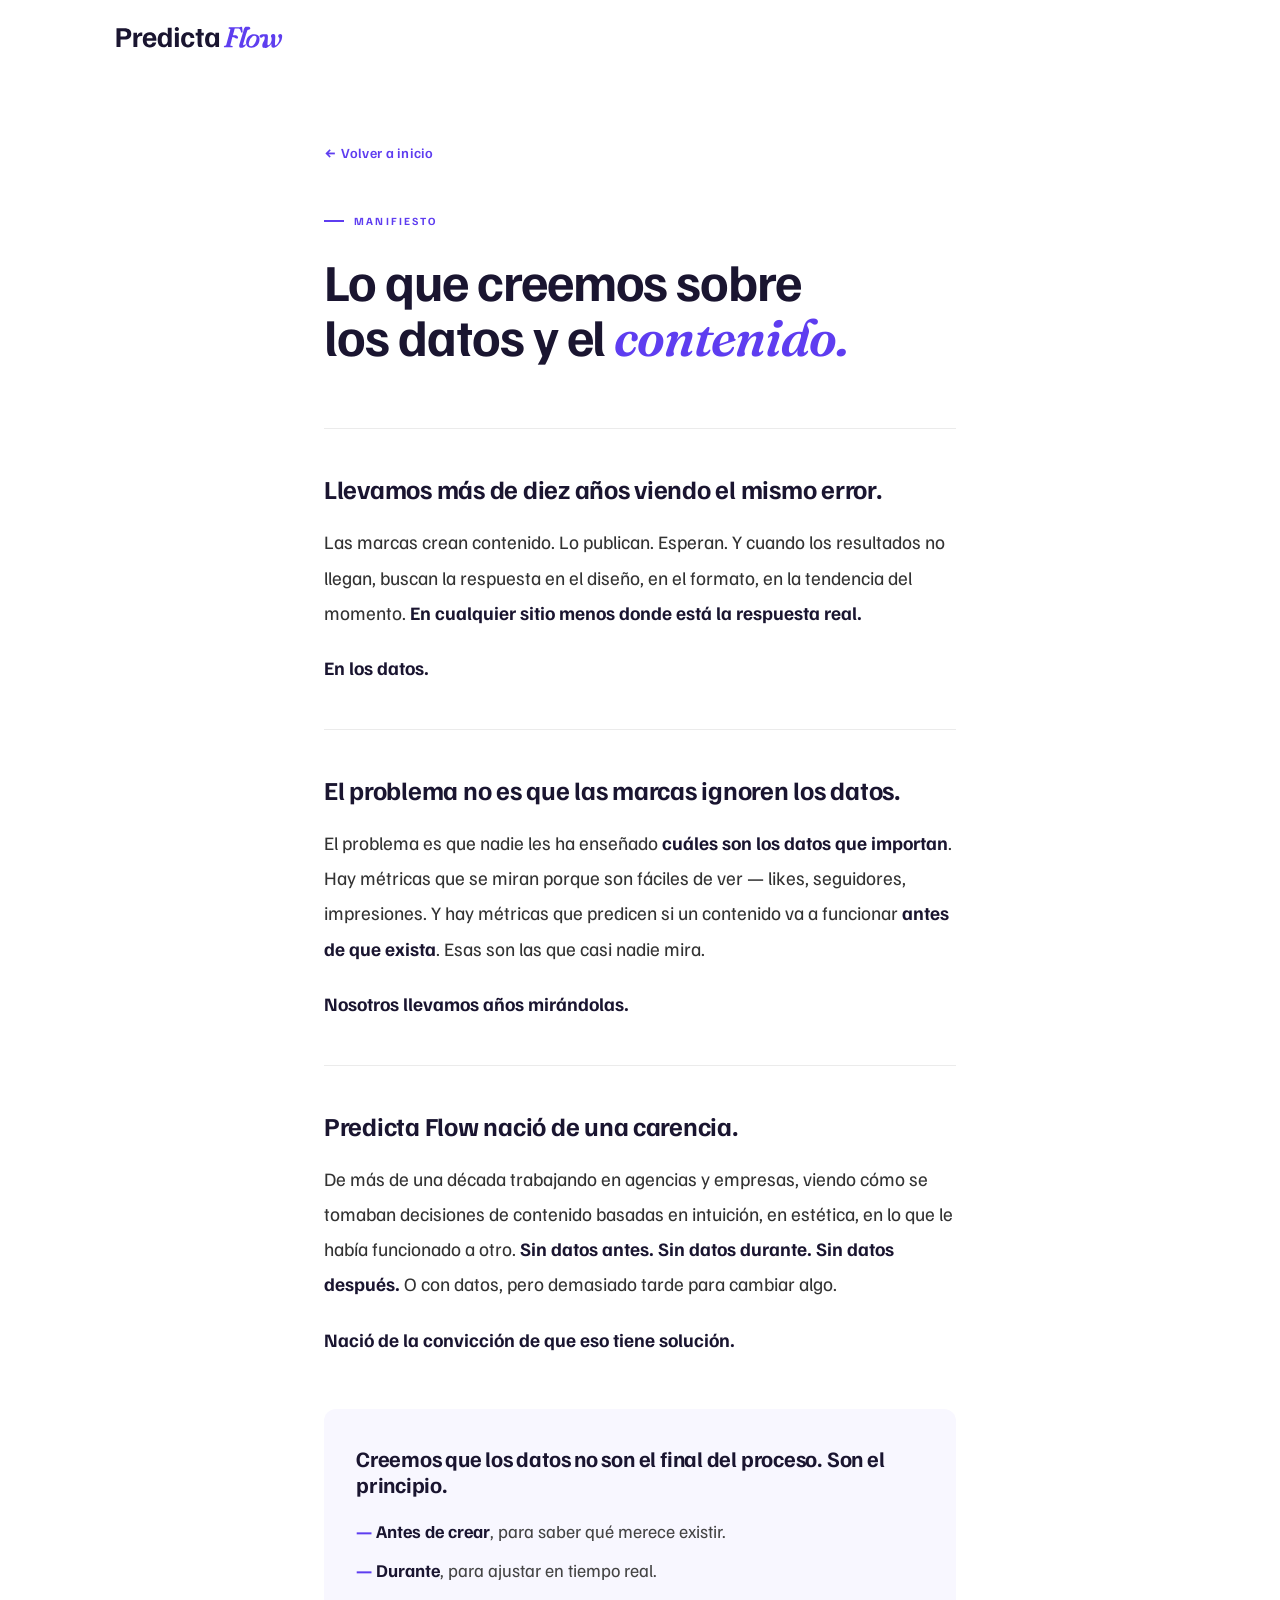
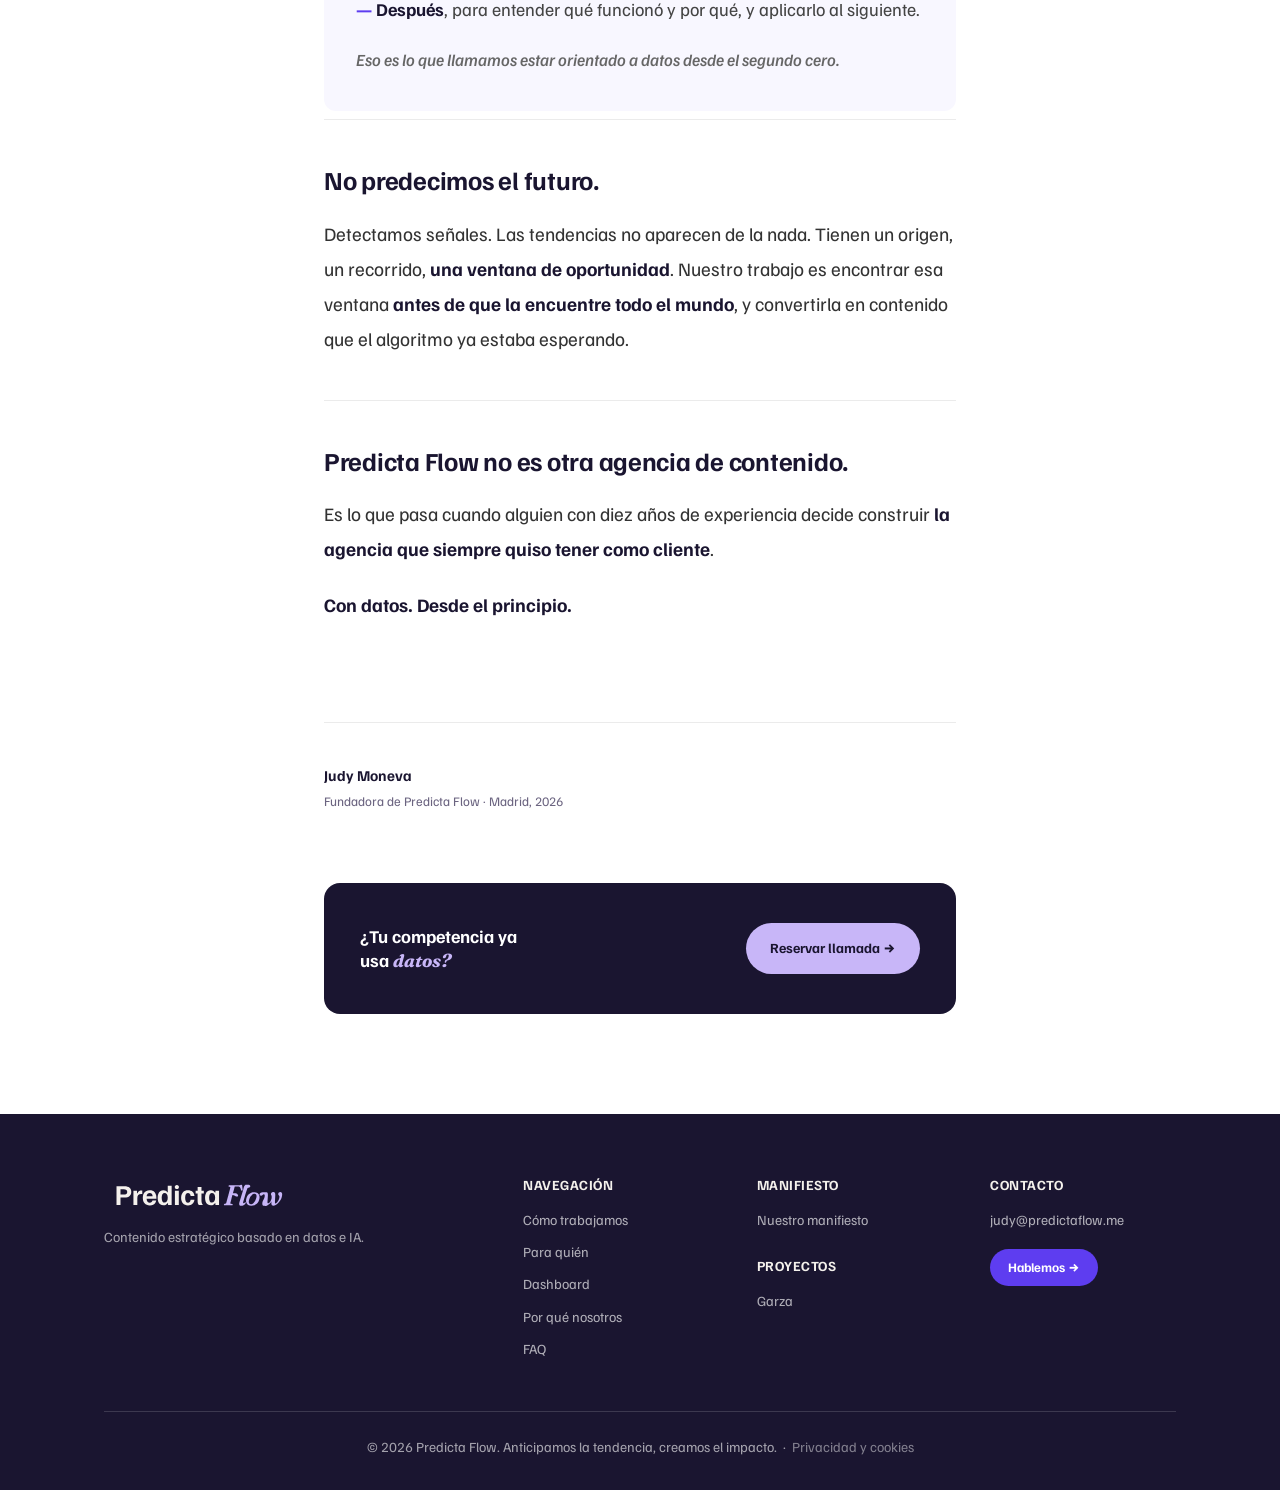
<file: manifiesto.html>
<!DOCTYPE html>
<html lang="es">
<head>
  <meta charset="UTF-8">
  <meta name="viewport" content="width=device-width, initial-scale=1.0">
  <title>Manifiesto — Predicta Flow</title>
  <meta name="description" content="Por qué existe Predicta Flow. Diez años viendo el mismo error. Una convicción sobre los datos y el contenido.">
  <link rel="preconnect" href="https://fonts.googleapis.com">
  <link rel="preconnect" href="https://fonts.gstatic.com" crossorigin>
  <link href="https://fonts.googleapis.com/css2?family=Familjen+Grotesk:ital,wght@0,400;0,500;0,600;0,700;1,400&family=Fraunces:ital,opsz,wght@1,9..144,400;1,9..144,600&display=swap" rel="stylesheet">
  <link rel="stylesheet" href="css/style.css">
  <link rel="icon" type="image/png" href="images/favicon.png">
  <style>
    .manifesto-page {
      max-width: 680px;
      margin: 0 auto;
      padding: 140px 24px 100px;
    }
    .manifesto-page .back-link {
      display: inline-block;
      margin-bottom: 48px;
      color: var(--primary);
      font-weight: 600;
      font-size: 14px;
      text-decoration: none;
      letter-spacing: 0.02em;
    }
    .manifesto-page .back-link:hover { text-decoration: underline; }
    .manifesto-page .eyebrow {
      font-size: 11px;
      font-weight: 700;
      letter-spacing: 0.2em;
      text-transform: uppercase;
      color: var(--primary);
      margin-bottom: 24px;
      display: flex;
      align-items: center;
      gap: 10px;
    }
    .manifesto-page .eyebrow::before {
      content: '';
      display: block;
      width: 20px;
      height: 2px;
      background: var(--primary);
      flex-shrink: 0;
    }
    .manifesto-page h1 {
      font-size: clamp(32px, 5vw, 52px);
      font-weight: 800;
      line-height: 1.05;
      letter-spacing: -0.02em;
      margin-bottom: 64px;
      color: var(--text);
    }
    .manifesto-page h1 em {
      font-style: italic;
      color: var(--primary);
    }
    .manifesto-body {
      display: flex;
      flex-direction: column;
      gap: 0;
    }
    .manifesto-block {
      padding: 44px 0;
      border-top: 1px solid #EBEBEB;
    }
    .manifesto-block:last-of-type {
      border-bottom: none;
    }
    .manifesto-block p + p {
      margin-top: 1.25rem;
    }
    .manifesto-block p:first-child {
      font-family: 'Familjen Grotesk', sans-serif;
      font-size: clamp(20px, 2.5vw, 26px);
      font-weight: 800;
      color: var(--text);
      line-height: 1.2;
      letter-spacing: -0.01em;
      margin-bottom: 0.25rem;
    }
    .manifesto-block p {
      font-size: clamp(16px, 2vw, 19px);
      line-height: 1.85;
      color: #333;
      font-weight: 400;
    }
    .manifesto-block p strong {
      color: var(--text);
      font-weight: 700;
    }
    .manifesto-block p em {
      font-style: normal;
      font-weight: 700;
      color: var(--text);
    }
    .manifesto-block.highlight {
      background: #F8F7FF;
      padding: 36px 32px;
      border-radius: 12px;
      border: none;
      margin: 8px 0;
    }
    .manifesto-block.highlight p:first-child {
      font-size: clamp(18px, 2.2vw, 22px);
      color: var(--text);
      font-weight: 800;
    }
    .manifesto-bullets {
      list-style: none;
      padding: 0;
      margin: 20px 0 0;
      display: flex;
      flex-direction: column;
      gap: 10px;
    }
    .manifesto-bullets li {
      font-size: clamp(15px, 1.8vw, 18px);
      color: #444;
      font-weight: 400;
      padding-left: 20px;
      position: relative;
    }
    .manifesto-bullets li::before {
      content: '—';
      position: absolute;
      left: 0;
      color: var(--primary);
      font-weight: 700;
    }
    .manifesto-bullets li strong {
      color: var(--text);
      font-weight: 700;
    }
    .manifesto-closing {
      margin-top: 20px !important;
      font-size: clamp(14px, 1.6vw, 17px) !important;
      color: #666 !important;
      font-weight: 500 !important;
      font-style: italic;
    }
    .manifesto-block.highlight p {
      color: var(--text);
      font-weight: 600;
    }
    .manifesto-signature {
      margin-top: 56px;
      padding-top: 40px;
      border-top: 1px solid #EBEBEB;
    }
    .manifesto-signature .sig-name {
      font-size: 15px;
      font-weight: 700;
      color: var(--text);
      margin-bottom: 4px;
    }
    .manifesto-signature .sig-role {
      font-size: 13px;
      color: var(--text-muted);
    }
    .manifesto-cta {
      margin-top: 72px;
      padding: 40px 36px;
      background: var(--text);
      border-radius: 16px;
      display: flex;
      align-items: center;
      justify-content: space-between;
      gap: 24px;
      flex-wrap: wrap;
    }
    .manifesto-cta p {
      font-size: 18px;
      font-weight: 700;
      color: #fff;
      margin: 0;
      line-height: 1.3;
    }
    .manifesto-cta p em {
      font-style: italic;
      color: #C8B6F8;
    }
    .manifesto-cta a {
      display: inline-block;
      background: #C8B6F8;
      color: var(--text);
      font-size: 14px;
      font-weight: 800;
      padding: 14px 24px;
      border-radius: 999px;
      text-decoration: none;
      white-space: nowrap;
      flex-shrink: 0;
    }
    .manifesto-cta a:hover { background: #BEE5F3; }
    .manifesto-cta em {
      font-family: 'Fraunces', serif;
      font-style: italic;
    }
    /* En esta página el fondo siempre es blanco — mostrar solo el logo oscuro */
    #nav .logo-hero { display: none !important; }
    #nav .logo-scrolled { display: block !important; }
    /* Footer 4 columnas igual que index */
    .footer-top { grid-template-columns: 2fr 1fr 1fr 1fr; }
    .footer-cta-link {
      display: inline-block;
      margin-top: 8px;
      background: var(--primary);
      color: #fff !important;
      font-weight: 700;
      font-size: 13px;
      padding: 8px 18px;
      border-radius: 999px;
    }
  </style>
</head>
<body>

  <nav class="nav" id="nav">
    <div class="container">
      <a href="/" class="nav-logo">
        <img src="images/logo-crema-lila.svg" class="logo-hero" alt="Predicta Flow" height="68">
        <img src="images/logo-tinta.svg" class="logo-scrolled" alt="Predicta Flow" height="68">
      </a>
    </div>
  </nav>

  <main class="manifesto-page">

    <a href="/" class="back-link">← Volver a inicio</a>

    <div class="eyebrow">Manifiesto</div>

    <h1>Lo que creemos sobre<br>los datos y el <em>contenido.</em></h1>

    <div class="manifesto-body">

      <div class="manifesto-block">
        <p><strong>Llevamos más de diez años viendo el mismo error.</strong></p>
        <p>Las marcas crean contenido. Lo publican. Esperan. Y cuando los resultados no llegan, buscan la respuesta en el diseño, en el formato, en la tendencia del momento. <strong>En cualquier sitio menos donde está la respuesta real.</strong></p>
        <p><strong>En los datos.</strong></p>
      </div>

      <div class="manifesto-block">
        <p><strong>El problema no es que las marcas ignoren los datos.</strong></p>
        <p>El problema es que nadie les ha enseñado <strong>cuáles son los datos que importan</strong>. Hay métricas que se miran porque son fáciles de ver — likes, seguidores, impresiones. Y hay métricas que predicen si un contenido va a funcionar <em>antes de que exista</em>. Esas son las que casi nadie mira.</p>
        <p><strong>Nosotros llevamos años mirándolas.</strong></p>
      </div>

      <div class="manifesto-block">
        <p><strong>Predicta Flow nació de una carencia.</strong></p>
        <p>De más de una década trabajando en agencias y empresas, viendo cómo se tomaban decisiones de contenido basadas en intuición, en estética, en lo que le había funcionado a otro. <strong>Sin datos antes. Sin datos durante. Sin datos después.</strong> O con datos, pero demasiado tarde para cambiar algo.</p>
        <p><strong>Nació de la convicción de que eso tiene solución.</strong></p>
      </div>

      <div class="manifesto-block highlight">
        <p>Creemos que los datos no son el final del proceso. Son el principio.</p>
        <ul class="manifesto-bullets">
          <li><strong>Antes de crear</strong>, para saber qué merece existir.</li>
          <li><strong>Durante</strong>, para ajustar en tiempo real.</li>
          <li><strong>Después</strong>, para entender qué funcionó y por qué, y aplicarlo al siguiente.</li>
        </ul>
        <p class="manifesto-closing">Eso es lo que llamamos estar orientado a datos desde el segundo cero.</p>
      </div>

      <div class="manifesto-block">
        <p><strong>No predecimos el futuro.</strong></p>
        <p>Detectamos señales. Las tendencias no aparecen de la nada. Tienen un origen, un recorrido, <strong>una ventana de oportunidad</strong>. Nuestro trabajo es encontrar esa ventana <strong>antes de que la encuentre todo el mundo</strong>, y convertirla en contenido que el algoritmo ya estaba esperando.</p>
      </div>

      <div class="manifesto-block">
        <p><strong>Predicta Flow no es otra agencia de contenido.</strong></p>
        <p>Es lo que pasa cuando alguien con diez años de experiencia decide construir <strong>la agencia que siempre quiso tener como cliente</strong>.</p>
        <p><strong>Con datos. Desde el principio.</strong></p>
      </div>

    </div>

    <div class="manifesto-signature">
      <div class="sig-name">Judy Moneva</div>
      <div class="sig-role">Fundadora de Predicta Flow · Madrid, 2026</div>
    </div>

    <div class="manifesto-cta">
      <p>¿Tu competencia ya<br>usa <em>datos?</em></p>
      <a href="/#contacto">Reservar llamada →</a>
    </div>

  </main>

  <footer class="footer">
    <div class="container">
      <div class="footer-top">
        <div class="footer-brand">
          <a href="/" class="nav-logo">
            <img src="images/logo-crema-lila.svg" alt="Predicta Flow" height="36">
          </a>
          <p>Contenido estratégico basado en datos e IA.</p>
        </div>
        <div class="footer-nav">
          <h4>Navegación</h4>
          <ul>
            <li><a href="/#proceso">Cómo trabajamos</a></li>
            <li><a href="/#para-quien">Para quién</a></li>
            <li><a href="/#demo-preview">Dashboard</a></li>
            <li><a href="/#diferencia">Por qué nosotros</a></li>
            <li><a href="/#faq">FAQ</a></li>
          </ul>
        </div>
        <div class="footer-nav">
          <h4>Manifiesto</h4>
          <ul>
            <li><a href="/manifiesto.html">Nuestro manifiesto</a></li>
          </ul>
          <h4 style="margin-top: 28px;">Proyectos</h4>
          <ul>
            <li><a href="/garza.html">Garza</a></li>
          </ul>
        </div>
        <div class="footer-nav">
          <h4>Contacto</h4>
          <ul>
            <li><a href="mailto:judy@predictaflow.me">judy@predictaflow.me</a></li>
            <li><a href="/#contacto" class="footer-cta-link">Hablemos →</a></li>
          </ul>
        </div>
      </div>
      <div class="footer-bottom">
        <p>&copy; 2026 Predicta Flow. Anticipamos la tendencia, creamos el impacto. &nbsp;·&nbsp; <a href="/privacidad.html" style="color:rgba(255,255,255,0.45);">Privacidad y cookies</a></p>
      </div>
    </div>
  </footer>

  <script>
    // Nav scroll effect
    const nav = document.getElementById('nav');
    window.addEventListener('scroll', () => {
      nav.classList.toggle('scrolled', window.scrollY > 50);
    });
  </script>

</body>
</html>
</file>
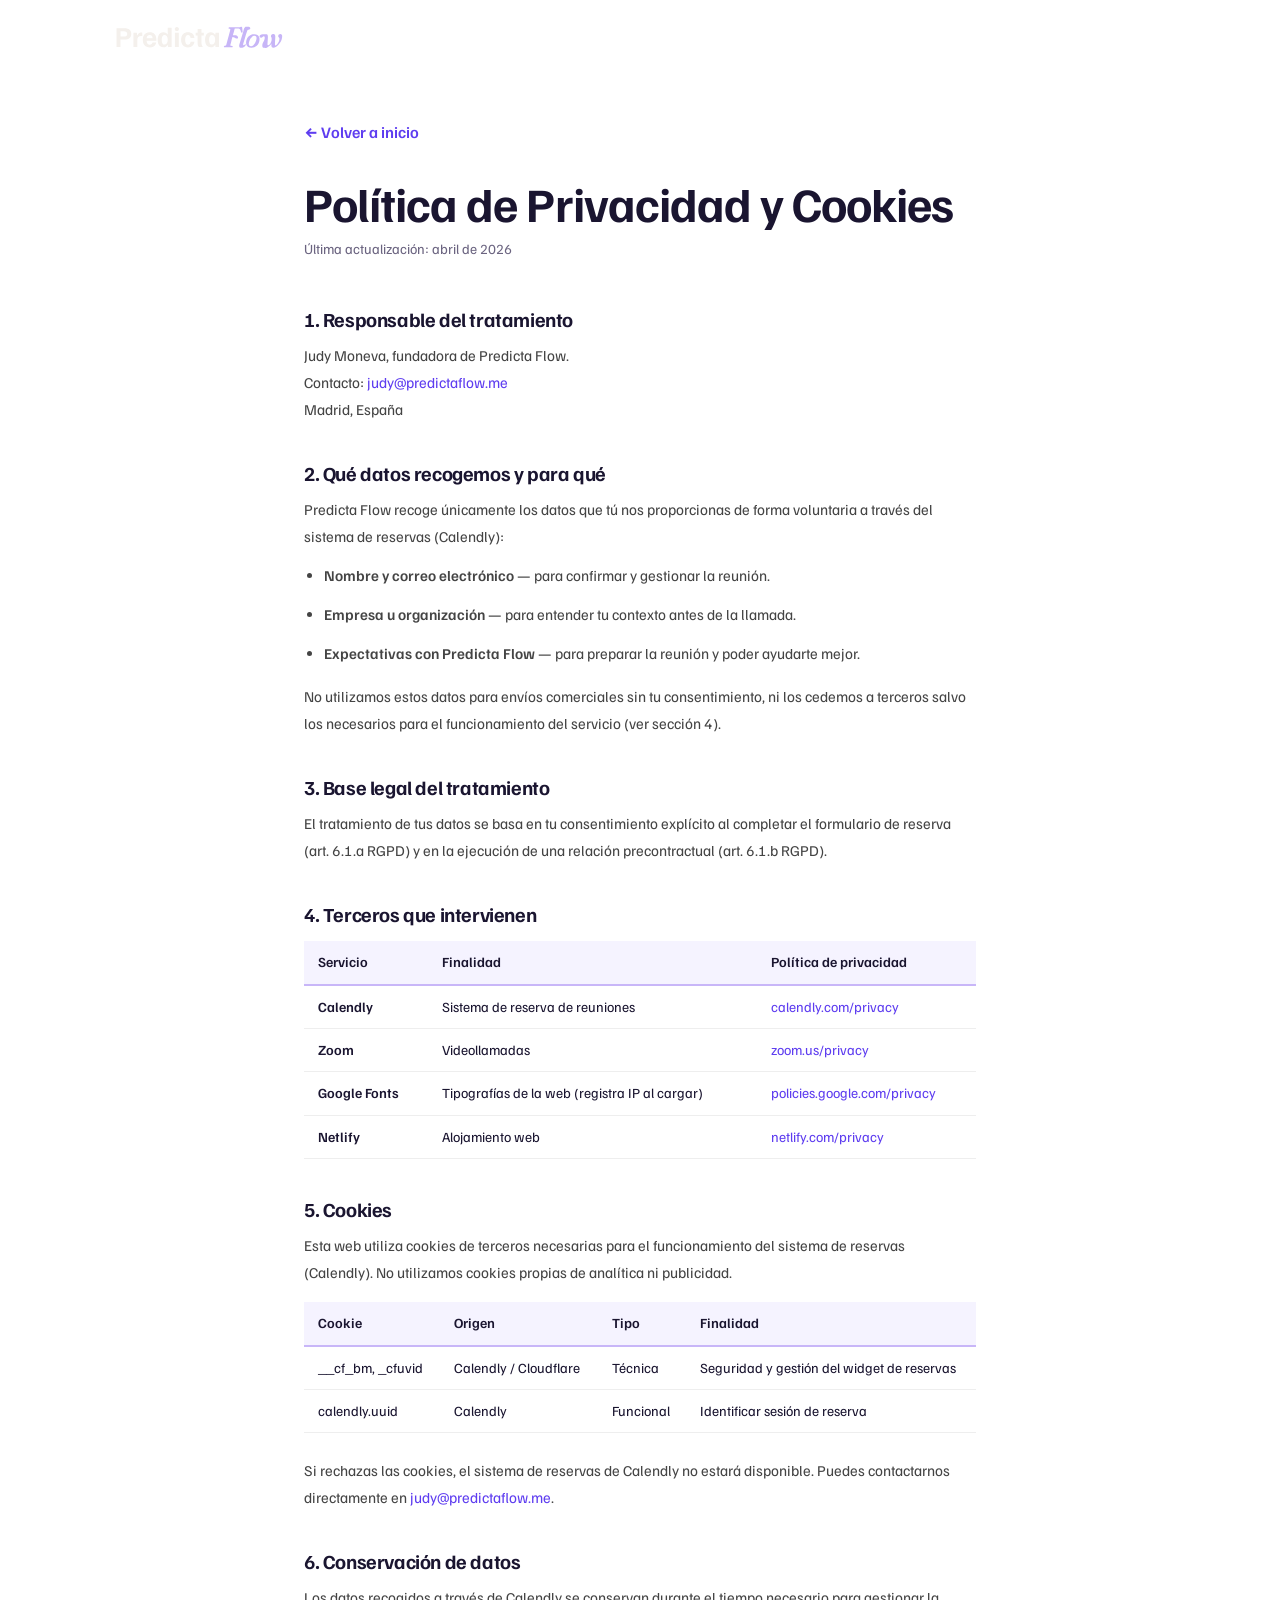
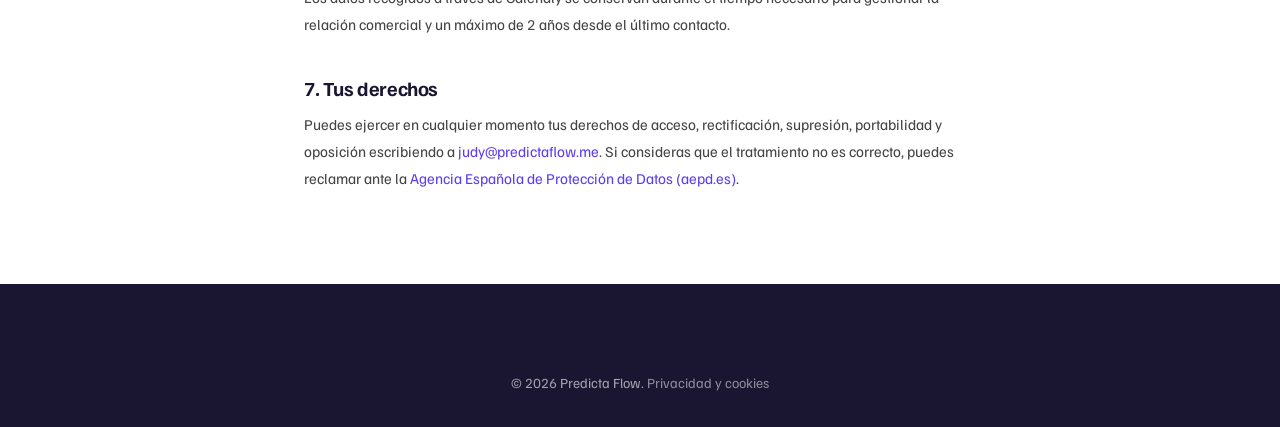
<file: privacidad.html>
<!DOCTYPE html>
<html lang="es">
<head>
  <meta charset="UTF-8">
  <meta name="viewport" content="width=device-width, initial-scale=1.0">
  <title>Privacidad y Cookies — Predicta Flow</title>
  <meta name="robots" content="noindex">
  <link rel="preconnect" href="https://fonts.googleapis.com">
  <link rel="preconnect" href="https://fonts.gstatic.com" crossorigin>
  <link href="https://fonts.googleapis.com/css2?family=Familjen+Grotesk:ital,wght@0,400;0,500;0,600;0,700;1,400&family=Fraunces:ital,opsz,wght@1,9..144,400;1,9..144,600&display=swap" rel="stylesheet">
  <link rel="stylesheet" href="css/style.css">
  <link rel="icon" type="image/svg+xml" href="images/iso-predictaflow.svg">
  <style>
    .privacy-page { max-width: 720px; margin: 0 auto; padding: 120px 24px 80px; }
    .privacy-page h1 { font-size: clamp(28px, 4vw, 48px); margin-bottom: 8px; }
    .privacy-page .updated { color: var(--text-muted); font-size: 14px; margin-bottom: 48px; }
    .privacy-page h2 { font-size: 20px; margin: 40px 0 12px; }
    .privacy-page p, .privacy-page li { font-size: 15px; color: #444; line-height: 1.8; margin-bottom: 12px; }
    .privacy-page ul { padding-left: 20px; margin-bottom: 16px; }
    .privacy-page a { color: #5E3DF0; }
    .privacy-page table { width: 100%; border-collapse: collapse; margin: 16px 0 24px; font-size: 14px; }
    .privacy-page th { background: #f5f3ff; padding: 10px 14px; text-align: left; font-weight: 600; border-bottom: 2px solid #C8B6F8; }
    .privacy-page td { padding: 10px 14px; border-bottom: 1px solid #eee; vertical-align: top; }
    .privacy-page .back-link { display: inline-block; margin-bottom: 32px; color: #5E3DF0; font-weight: 600; text-decoration: none; }
    .privacy-page .back-link:hover { text-decoration: underline; }
  </style>
</head>
<body>

  <nav class="nav" id="nav">
    <div class="container">
      <a href="/" class="nav-logo">
        <img src="images/logo-crema-lila.svg" alt="Predicta Flow" height="68">
      </a>
    </div>
  </nav>

  <main class="privacy-page">

    <a href="/" class="back-link">← Volver a inicio</a>

    <h1>Política de Privacidad y Cookies</h1>
    <p class="updated">Última actualización: abril de 2026</p>

    <h2>1. Responsable del tratamiento</h2>
    <p>Judy Moneva, fundadora de Predicta Flow.<br>
    Contacto: <a href="mailto:judy@predictaflow.me">judy@predictaflow.me</a><br>
    Madrid, España</p>

    <h2>2. Qué datos recogemos y para qué</h2>
    <p>Predicta Flow recoge únicamente los datos que tú nos proporcionas de forma voluntaria a través del sistema de reservas (Calendly):</p>
    <ul>
      <li><strong>Nombre y correo electrónico</strong> — para confirmar y gestionar la reunión.</li>
      <li><strong>Empresa u organización</strong> — para entender tu contexto antes de la llamada.</li>
      <li><strong>Expectativas con Predicta Flow</strong> — para preparar la reunión y poder ayudarte mejor.</li>
    </ul>
    <p>No utilizamos estos datos para envíos comerciales sin tu consentimiento, ni los cedemos a terceros salvo los necesarios para el funcionamiento del servicio (ver sección 4).</p>

    <h2>3. Base legal del tratamiento</h2>
    <p>El tratamiento de tus datos se basa en tu consentimiento explícito al completar el formulario de reserva (art. 6.1.a RGPD) y en la ejecución de una relación precontractual (art. 6.1.b RGPD).</p>

    <h2>4. Terceros que intervienen</h2>
    <table>
      <thead>
        <tr>
          <th>Servicio</th>
          <th>Finalidad</th>
          <th>Política de privacidad</th>
        </tr>
      </thead>
      <tbody>
        <tr>
          <td><strong>Calendly</strong></td>
          <td>Sistema de reserva de reuniones</td>
          <td><a href="https://calendly.com/privacy" target="_blank" rel="noopener">calendly.com/privacy</a></td>
        </tr>
        <tr>
          <td><strong>Zoom</strong></td>
          <td>Videollamadas</td>
          <td><a href="https://zoom.us/privacy" target="_blank" rel="noopener">zoom.us/privacy</a></td>
        </tr>
        <tr>
          <td><strong>Google Fonts</strong></td>
          <td>Tipografías de la web (registra IP al cargar)</td>
          <td><a href="https://policies.google.com/privacy" target="_blank" rel="noopener">policies.google.com/privacy</a></td>
        </tr>
        <tr>
          <td><strong>Netlify</strong></td>
          <td>Alojamiento web</td>
          <td><a href="https://www.netlify.com/privacy/" target="_blank" rel="noopener">netlify.com/privacy</a></td>
        </tr>
      </tbody>
    </table>

    <h2>5. Cookies</h2>
    <p>Esta web utiliza cookies de terceros necesarias para el funcionamiento del sistema de reservas (Calendly). No utilizamos cookies propias de analítica ni publicidad.</p>
    <table>
      <thead>
        <tr>
          <th>Cookie</th>
          <th>Origen</th>
          <th>Tipo</th>
          <th>Finalidad</th>
        </tr>
      </thead>
      <tbody>
        <tr>
          <td>__cf_bm, _cfuvid</td>
          <td>Calendly / Cloudflare</td>
          <td>Técnica</td>
          <td>Seguridad y gestión del widget de reservas</td>
        </tr>
        <tr>
          <td>calendly.uuid</td>
          <td>Calendly</td>
          <td>Funcional</td>
          <td>Identificar sesión de reserva</td>
        </tr>
      </tbody>
    </table>
    <p>Si rechazas las cookies, el sistema de reservas de Calendly no estará disponible. Puedes contactarnos directamente en <a href="mailto:judy@predictaflow.me">judy@predictaflow.me</a>.</p>

    <h2>6. Conservación de datos</h2>
    <p>Los datos recogidos a través de Calendly se conservan durante el tiempo necesario para gestionar la relación comercial y un máximo de 2 años desde el último contacto.</p>

    <h2>7. Tus derechos</h2>
    <p>Puedes ejercer en cualquier momento tus derechos de acceso, rectificación, supresión, portabilidad y oposición escribiendo a <a href="mailto:judy@predictaflow.me">judy@predictaflow.me</a>. Si consideras que el tratamiento no es correcto, puedes reclamar ante la <a href="https://www.aepd.es" target="_blank" rel="noopener">Agencia Española de Protección de Datos (aepd.es)</a>.</p>

  </main>

  <footer class="footer">
    <div class="container">
      <div class="footer-bottom">
        <p>&copy; 2026 Predicta Flow. <a href="/privacidad.html" style="color:rgba(255,255,255,0.5);">Privacidad y cookies</a></p>
      </div>
    </div>
  </footer>

</body>
</html>
</file>
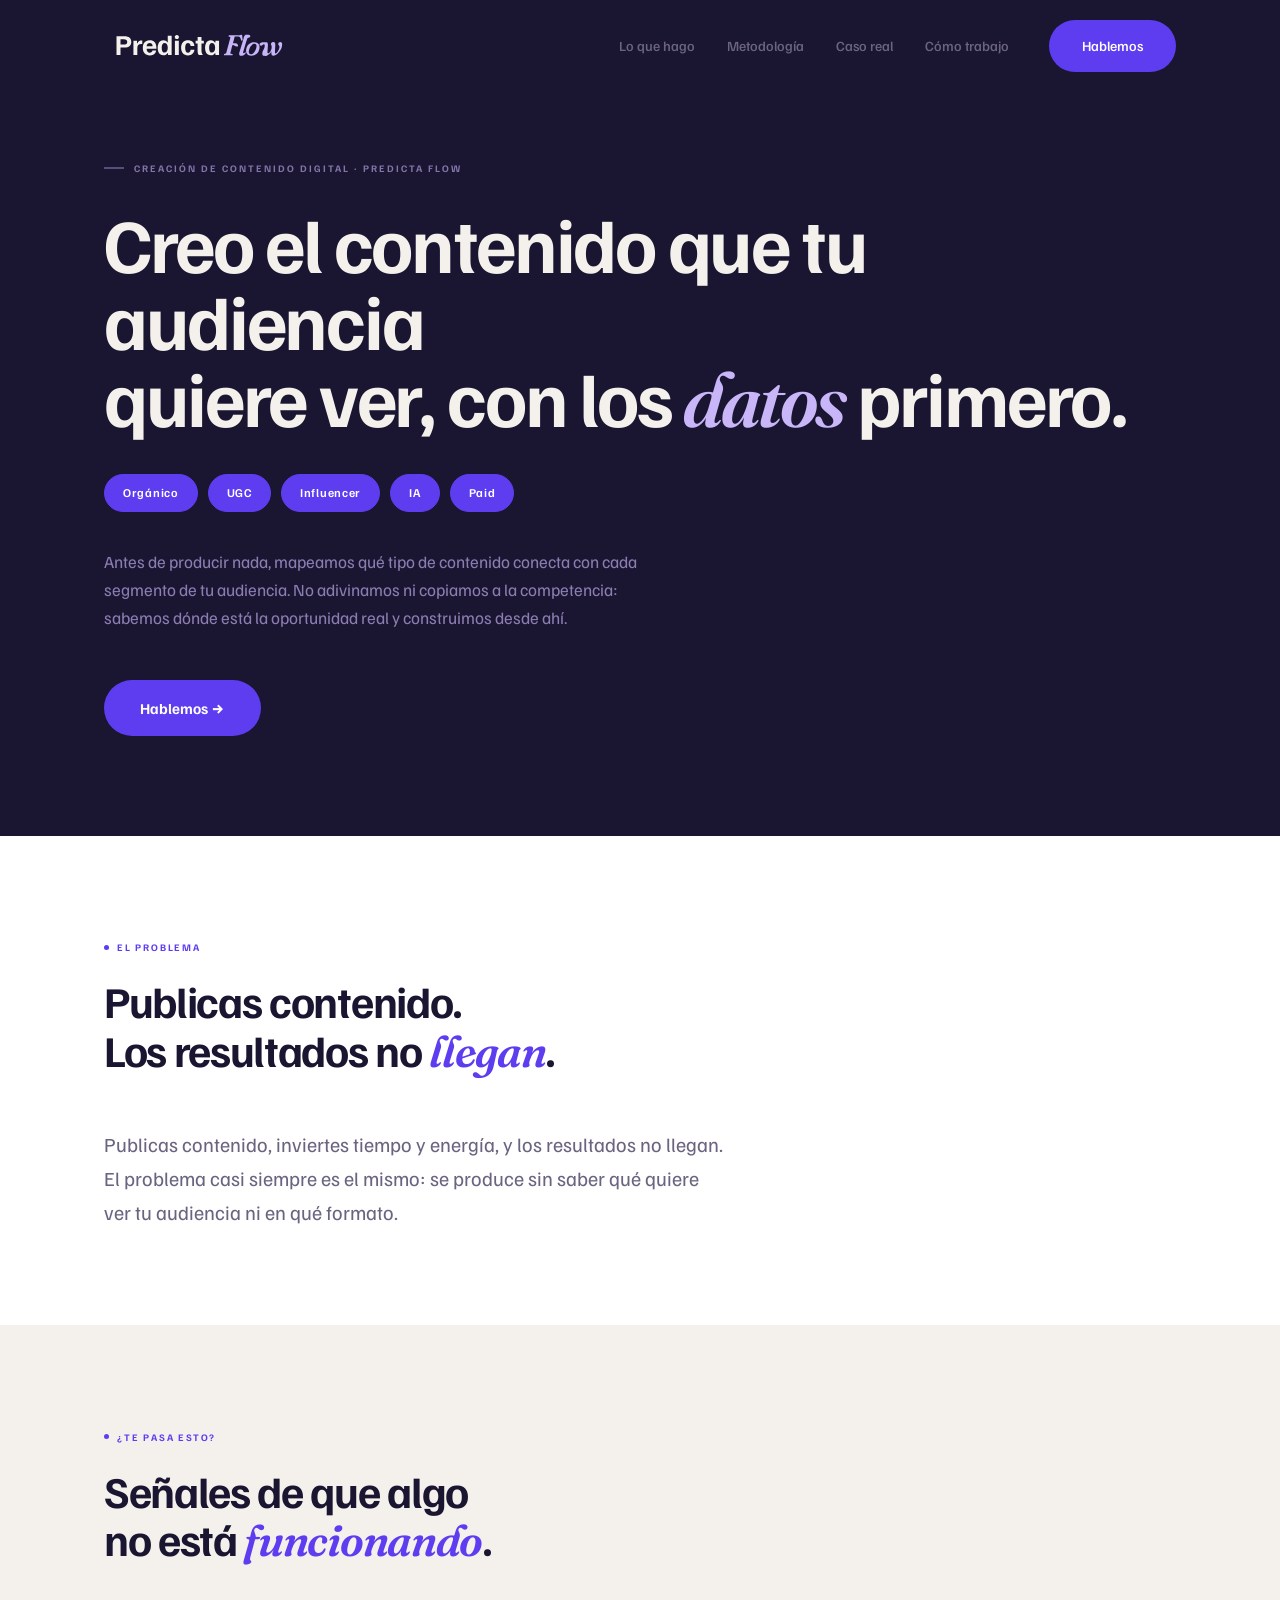
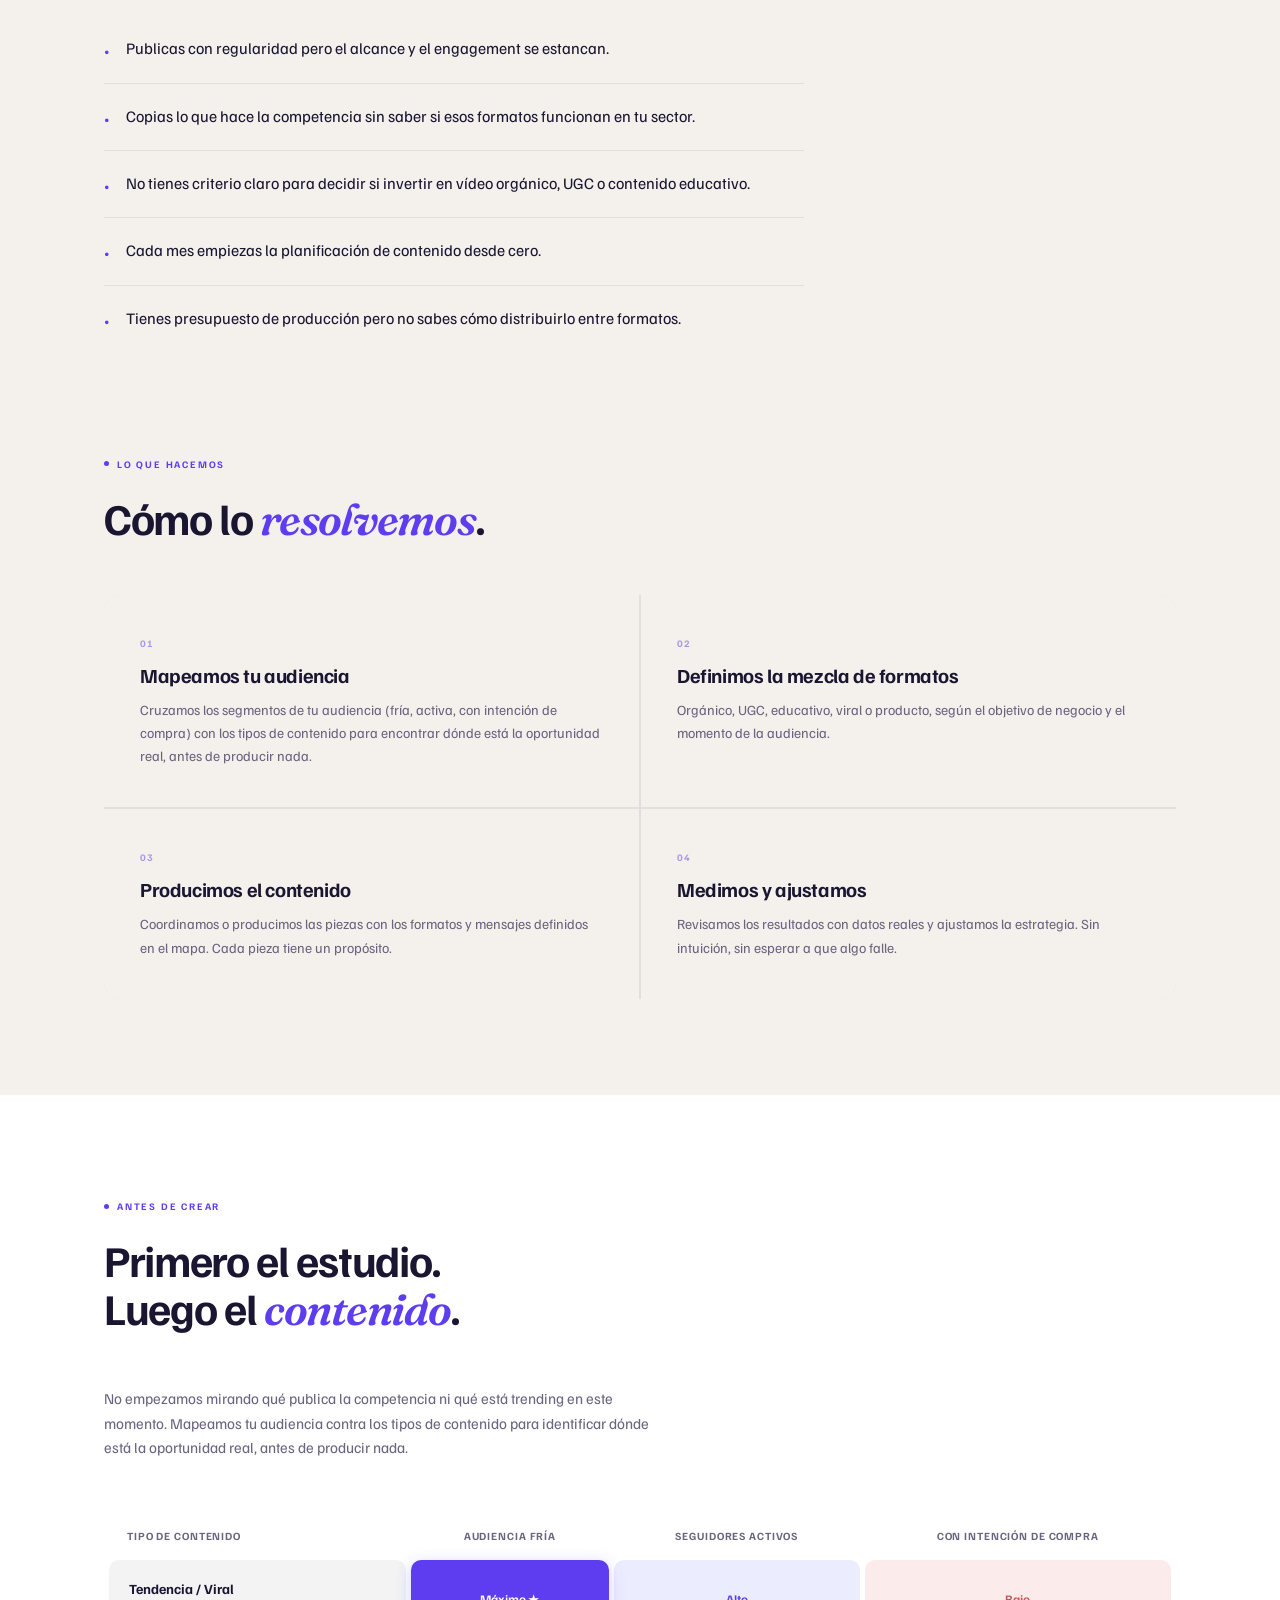
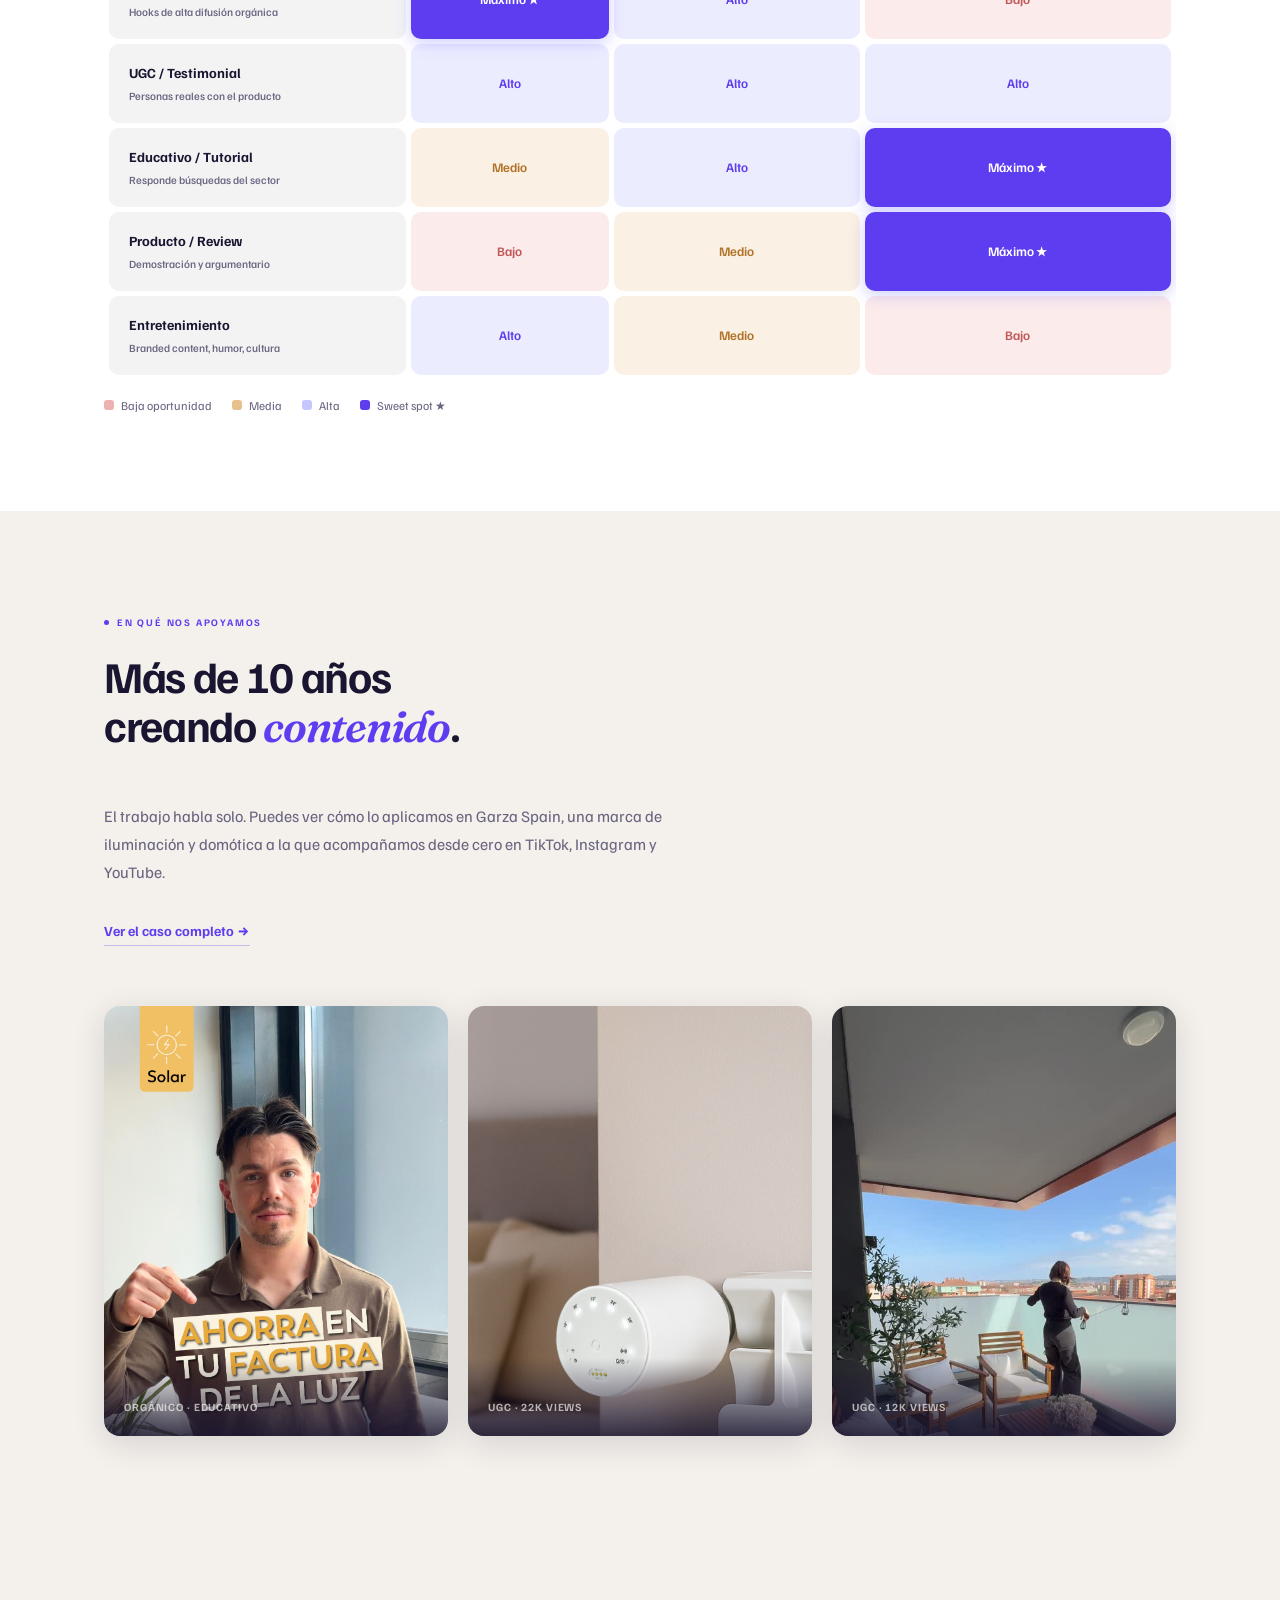
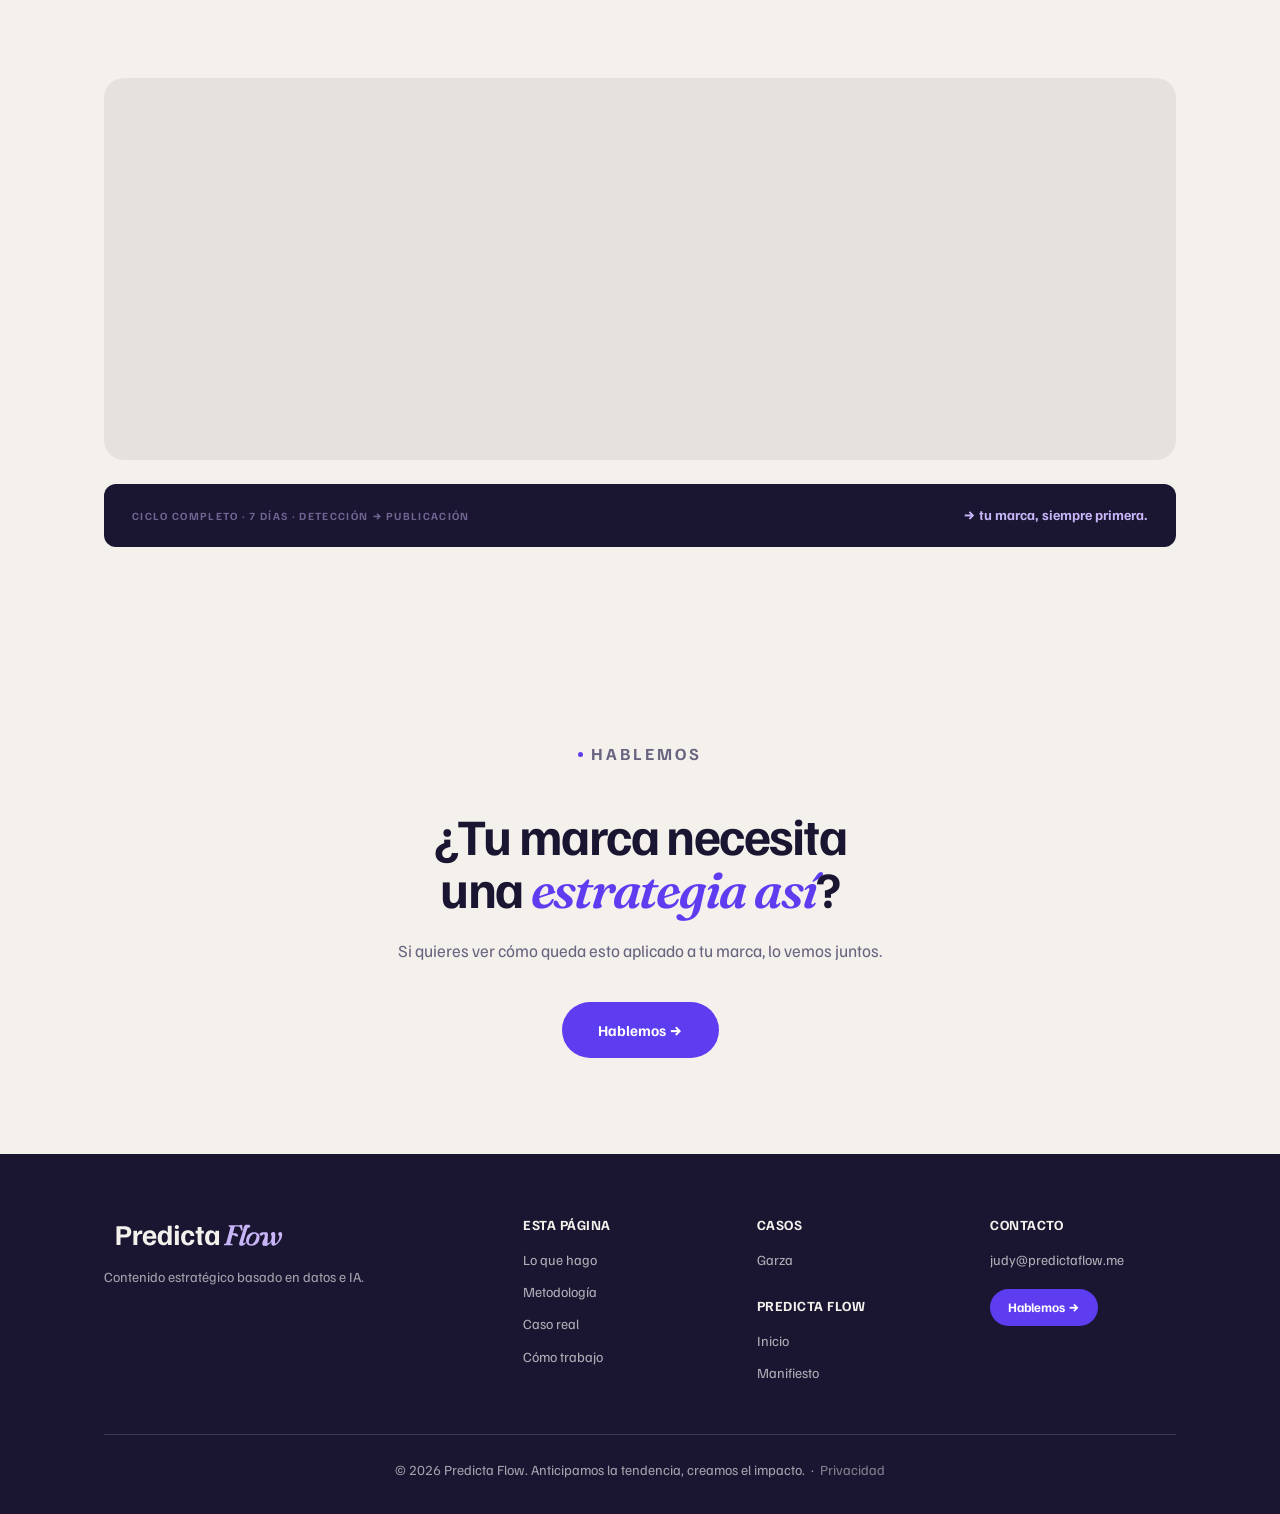
<file: prueba1.html>
<!DOCTYPE html>
<html lang="es">
<head>
  <meta charset="UTF-8">
  <meta name="viewport" content="width=device-width, initial-scale=1.0">
  <title>Judy Moneva — Contenido Digital · Predicta Flow</title>
  <meta name="description" content="Creo contenido digital que el algoritmo quiere distribuir. Orgánico, UGC, Influencer, IA y Paid — siempre desde datos.">
  <link rel="preconnect" href="https://fonts.googleapis.com">
  <link rel="preconnect" href="https://fonts.gstatic.com" crossorigin>
  <link href="https://fonts.googleapis.com/css2?family=Familjen+Grotesk:ital,wght@0,400;0,500;0,600;0,700;1,400&family=Fraunces:ital,opsz,wght@1,9..144,400;1,9..144,600&display=swap" rel="stylesheet">
  <link rel="stylesheet" href="css/style.css">
  <link rel="icon" type="image/png" href="images/favicon.png">
  <style>

    /* ── Hero ── */
    .j-hero {
      background: var(--tinta);
      padding: 160px 0 100px;
    }
    .j-hero-inner {
      max-width: 1120px;
      margin: 0 auto;
      padding: 0 24px;
    }
    .j-eyebrow {
      font-size: 10px;
      font-weight: 700;
      letter-spacing: 0.2em;
      text-transform: uppercase;
      color: var(--lila);
      opacity: 0.6;
      margin-bottom: 28px;
      display: flex;
      align-items: center;
      gap: 10px;
    }
    .j-eyebrow::before {
      content: '';
      display: block;
      width: 20px;
      height: 2px;
      background: var(--lila);
      opacity: 0.6;
      flex-shrink: 0;
    }
    .j-hero h1 {
      font-size: clamp(40px, 6vw, 78px);
      font-weight: 800;
      color: var(--crema);
      line-height: 1.0;
      letter-spacing: -0.03em;
      margin-bottom: 36px;
    }
    .j-hero h1 em {
      font-family: 'Fraunces', serif;
      font-style: italic;
      color: var(--lila);
    }
    .j-pills {
      display: flex;
      gap: 10px;
      flex-wrap: wrap;
      margin-bottom: 36px;
    }
    .j-pill {
      font-size: 12px;
      font-weight: 600;
      letter-spacing: 0.06em;
      padding: 8px 18px;
      border-radius: 999px;
      border: 1px solid rgba(200,182,248,0.2);
      color: rgba(200,182,248,0.55);
      background: rgba(200,182,248,0.05);
    }
    .j-pill.active {
      background: var(--violeta);
      border-color: var(--violeta);
      color: white;
    }
    .j-hero-sub {
      font-size: 17px;
      color: rgba(200,182,248,0.65);
      line-height: 1.65;
      max-width: 560px;
      margin-bottom: 48px;
    }
    .j-hero-cta {
      display: inline-block;
      background: var(--violeta);
      color: white;
      font-family: 'Familjen Grotesk', sans-serif;
      font-weight: 700;
      font-size: 15px;
      padding: 16px 36px;
      border-radius: 999px;
      text-decoration: none;
      transition: transform 0.2s, box-shadow 0.2s;
    }
    .j-hero-cta:hover {
      transform: translateY(-2px);
      box-shadow: 0 8px 24px rgba(94,61,240,0.4);
    }

    /* ── Shared heading ── */
    .j-h2 {
      font-size: clamp(28px, 3.5vw, 44px);
      letter-spacing: -0.03em;
      margin-top: 4px;
      margin-bottom: 52px;
      line-height: 1.1;
      color: var(--tinta);
    }
    .j-h2 em {
      font-family: 'Fraunces', serif;
      font-style: italic;
      color: #5E3DF0;
    }

    /* ── El problema ── */
    .j-problema {
      background: white;
      padding: 96px 0;
    }
    .j-problema-desc {
      font-size: 20px;
      color: var(--text-muted);
      max-width: 620px;
      line-height: 1.7;
    }

    /* ── Síntomas ── */
    .j-sintomas {
      background: var(--crema);
      padding: 96px 0;
    }
    .j-sintomas-list {
      list-style: none;
      max-width: 700px;
    }
    .j-sintomas-list li {
      font-size: 16px;
      color: var(--tinta);
      line-height: 1.5;
      padding: 20px 0;
      border-bottom: 1px solid rgba(26,21,48,0.08);
      display: flex;
      align-items: flex-start;
      gap: 16px;
    }
    .j-sintomas-list li:last-child { border-bottom: none; }
    .j-sintomas-dot {
      color: var(--violeta);
      font-weight: 800;
      font-size: 22px;
      line-height: 1.2;
      flex-shrink: 0;
    }

    /* ── Lo que hacemos ── */
    .j-hace {
      background: var(--crema);
      padding: 0 0 96px;
    }
    .j-hace-grid {
      display: grid;
      grid-template-columns: repeat(2, 1fr);
      gap: 2px;
      background: rgba(26,21,48,0.08);
      border-radius: 16px;
      overflow: hidden;
    }
    .j-hace-item {
      background: var(--crema);
      padding: 40px 36px;
    }
    .j-hace-num {
      font-size: 10px;
      font-weight: 700;
      color: #5E3DF0;
      opacity: 0.5;
      letter-spacing: 0.1em;
      display: block;
      margin-bottom: 14px;
    }
    .j-hace-item h3 {
      font-size: 20px;
      font-weight: 700;
      color: var(--tinta);
      margin-bottom: 12px;
      letter-spacing: -0.02em;
    }
    .j-hace-item p {
      font-size: 14px;
      color: var(--text-muted);
      line-height: 1.65;
    }

    /* ── Heatmap metodología ── */
    .j-heatmap {
      background: white;
      padding: 96px 0;
    }
    .j-heatmap-desc {
      font-size: 15px;
      color: var(--text-muted);
      max-width: 560px;
      line-height: 1.65;
      margin-bottom: 52px;
    }
    .j-heatmap-wrap {
      overflow-x: auto;
      -webkit-overflow-scrolling: touch;
    }
    .j-hm-table {
      width: 100%;
      min-width: 620px;
      border-collapse: separate;
      border-spacing: 5px;
    }
    .j-hm-table th {
      font-size: 11px;
      font-weight: 700;
      letter-spacing: 0.08em;
      text-transform: uppercase;
      padding: 10px 18px;
      color: var(--text-muted);
      text-align: center;
    }
    .j-hm-table th:first-child { text-align: left; }
    .j-hm-table td {
      padding: 18px 20px;
      border-radius: 10px;
      font-size: 13px;
      font-weight: 600;
      vertical-align: middle;
      text-align: center;
    }
    .j-hm-table td.hm-label {
      text-align: left;
      font-size: 14px;
      font-weight: 700;
      color: var(--tinta);
      background: rgba(26,21,48,0.05);
      border-radius: 10px;
      padding: 18px 20px;
      white-space: nowrap;
    }
    .j-hm-table td.hm-label .hm-sub {
      display: block;
      font-size: 11px;
      font-weight: 500;
      color: var(--text-muted);
      margin-top: 3px;
    }
    .hm-low  { background: rgba(210,60,60,0.1); color: rgba(180,50,50,0.8); }
    .hm-mid  { background: rgba(210,130,30,0.12); color: rgba(170,100,20,0.9); }
    .hm-high { background: rgba(67,67,255,0.1); color: #5E3DF0; }
    .hm-star { background: var(--violeta); color: #fff; font-weight: 800; box-shadow: 0 4px 16px rgba(67,67,255,0.25); }
    .hm-star::after { content: ' ★'; font-size: 12px; }
    .hm-legend { display: flex; gap: 20px; flex-wrap: wrap; margin-top: 16px; align-items: center; }
    .hm-legend-item { display: flex; align-items: center; gap: 7px; font-size: 12px; color: var(--text-muted); }
    .hm-legend-dot { width: 10px; height: 10px; border-radius: 3px; flex-shrink: 0; }
    .hm-legend-dot.low  { background: rgba(210,60,60,0.4); }
    .hm-legend-dot.mid  { background: rgba(210,130,30,0.5); }
    .hm-legend-dot.high { background: rgba(67,67,255,0.3); }
    .hm-legend-dot.star { background: var(--violeta); }

    /* ── En qué nos apoyamos ── */
    .j-track {
      background: var(--crema);
      padding: 96px 0;
    }
    .j-track-desc {
      font-size: 16px;
      color: var(--text-muted);
      line-height: 1.75;
      max-width: 560px;
      margin-bottom: 32px;
    }
    .j-caso-link {
      display: inline-block;
      font-size: 14px;
      font-weight: 700;
      color: var(--violeta);
      text-decoration: none;
      border-bottom: 1.5px solid rgba(94,61,240,0.3);
      padding-bottom: 2px;
      transition: border-color 0.2s;
      margin-bottom: 60px;
    }
    .j-caso-link:hover { border-color: var(--violeta); }
    .j-caso-grid {
      display: grid;
      grid-template-columns: repeat(3, 1fr);
      gap: 20px;
    }
    .j-caso-card {
      border-radius: 16px;
      overflow: hidden;
      position: relative;
      box-shadow: 0 8px 32px rgba(26,21,48,0.14);
      transition: transform 0.3s ease;
    }
    .j-caso-card:hover { transform: translateY(-6px); }
    .j-caso-card img {
      width: 100%;
      aspect-ratio: 4/5;
      object-fit: cover;
      object-position: top;
      display: block;
    }
    .j-caso-card-label {
      position: absolute;
      bottom: 0; left: 0; right: 0;
      padding: 40px 20px 20px;
      background: linear-gradient(to top, rgba(26,21,48,0.85) 0%, transparent 100%);
      font-size: 11px;
      font-weight: 700;
      color: rgba(244,241,236,0.7);
      letter-spacing: 0.08em;
      text-transform: uppercase;
    }

    /* ── Cómo trabajo ── */
    .j-proceso {
      background: var(--crema);
      padding: 0 0 96px;
    }
    .j-cards {
      display: grid;
      grid-template-columns: repeat(3, 1fr);
      gap: 2px;
      background: rgba(26,21,48,0.07);
      border-radius: 20px;
      overflow: hidden;
    }
    .j-card {
      background: var(--crema);
      padding: 40px 32px;
    }
    .j-card-header {
      display: flex;
      align-items: baseline;
      gap: 12px;
      margin-bottom: 8px;
    }
    .j-card-num {
      font-size: 10px;
      font-weight: 700;
      color: #5E3DF0;
      opacity: 0.5;
      letter-spacing: 0.1em;
    }
    .j-card-title {
      font-size: 24px;
      font-weight: 700;
      color: var(--tinta);
      letter-spacing: -0.02em;
    }
    .j-card-sub {
      font-size: 13px;
      color: var(--text-muted);
      margin-bottom: 28px;
    }
    .j-rows { display: flex; flex-direction: column; }
    .j-row {
      display: flex;
      justify-content: space-between;
      align-items: center;
      padding: 14px 0;
      border-bottom: 1px solid rgba(26,21,48,0.07);
      gap: 12px;
    }
    .j-row:last-child { border-bottom: none; }
    .j-row-label { font-size: 13px; color: var(--tinta); font-weight: 500; }
    .j-row-meta {
      font-size: 12px;
      color: var(--violeta);
      font-weight: 600;
      text-align: right;
      white-space: nowrap;
    }
    .j-proceso-footer {
      display: flex;
      justify-content: space-between;
      align-items: center;
      margin-top: 24px;
      padding: 20px 28px;
      background: var(--tinta);
      border-radius: 12px;
      flex-wrap: wrap;
      gap: 12px;
    }
    .j-proceso-footer-cycle {
      font-size: 11px;
      font-weight: 700;
      letter-spacing: 0.12em;
      text-transform: uppercase;
      color: rgba(200,182,248,0.5);
    }
    .j-proceso-footer-cta {
      font-size: 14px;
      font-weight: 700;
      color: var(--lila);
    }

    /* ── CTA ── */
    .j-cta {
      background: var(--crema);
      padding: 96px 0;
    }
    .j-cta-inner {
      max-width: 640px;
      margin: 0 auto;
      padding: 0 24px;
      text-align: center;
    }
    .j-cta-inner h2 {
      font-size: clamp(32px, 4vw, 52px);
      font-weight: 700;
      letter-spacing: -0.03em;
      color: var(--tinta);
      margin-top: 4px;
      margin-bottom: 20px;
      line-height: 1.05;
    }
    .j-cta-inner h2 em {
      font-family: 'Fraunces', serif;
      font-style: italic;
      color: #5E3DF0;
    }
    .j-cta-inner p {
      font-size: 17px;
      color: var(--text-muted);
      line-height: 1.7;
      margin-bottom: 36px;
    }
    .j-cta-btn {
      display: inline-block;
      background: var(--violeta);
      color: white;
      font-family: 'Familjen Grotesk', sans-serif;
      font-weight: 700;
      font-size: 15px;
      padding: 16px 36px;
      border-radius: 999px;
      text-decoration: none;
      transition: transform 0.2s, box-shadow 0.2s;
    }
    .j-cta-btn:hover {
      transform: translateY(-2px);
      box-shadow: 0 8px 24px rgba(94,61,240,0.35);
    }

    /* ── Responsive ── */
    @media (max-width: 900px) {
      .j-hace-grid { grid-template-columns: 1fr; }
    }
    @media (max-width: 768px) {
      .j-hero { padding: 120px 0 72px; }
      .j-cards { grid-template-columns: 1fr; }
      .j-caso-grid { grid-template-columns: 1fr 1fr; }
    }
    @media (max-width: 480px) {
      .j-caso-grid { grid-template-columns: 1fr; }
      .j-caso-grid .j-caso-card:last-child { display: none; }
    }

  </style>
</head>
<body>

  <!-- ── Nav ── -->
  <nav class="nav" id="nav">
    <div class="container">
      <a href="/" class="nav-logo">
        <img src="images/logo-crema-lila.svg" class="logo-hero" alt="Predicta Flow" height="68">
        <img src="images/logo-tinta.svg" class="logo-scrolled" alt="Predicta Flow" height="68">
      </a>
      <ul class="nav-links" id="nav-links">
        <li><a href="#que-hago">Lo que hago</a></li>
        <li><a href="#metodologia">Metodología</a></li>
        <li><a href="#track-record">Caso real</a></li>
        <li><a href="#proceso">Cómo trabajo</a></li>
        <li><a href="/#contacto" class="btn btn-primary btn-sm nav-cta">Hablemos</a></li>
      </ul>
      <button class="nav-toggle" id="nav-toggle" aria-label="Menu">
        <span></span><span></span><span></span>
      </button>
    </div>
  </nav>

  <!-- ── 1. Hero ── -->
  <section class="j-hero">
    <div class="j-hero-inner">
      <div class="j-eyebrow">Creación de Contenido Digital · Predicta Flow</div>
      <h1>Creo el contenido que tu audiencia<br>quiere ver, con los <em>datos</em> primero.</h1>
      <div class="j-pills">
        <span class="j-pill active">Orgánico</span>
        <span class="j-pill active">UGC</span>
        <span class="j-pill active">Influencer</span>
        <span class="j-pill active">IA</span>
        <span class="j-pill active">Paid</span>
      </div>
      <p class="j-hero-sub fade-in">Antes de producir nada, mapeamos qué tipo de contenido conecta con cada segmento de tu audiencia. No adivinamos ni copiamos a la competencia: sabemos dónde está la oportunidad real y construimos desde ahí.</p>
      <a href="/#contacto" class="j-hero-cta">Hablemos →</a>
    </div>
  </section>

  <!-- ── 2. El problema ── -->
  <section class="j-problema section" id="problema">
    <div class="container">
      <p class="section-kicker fade-in"><span class="section-kicker-dot"></span>El problema</p>
      <h2 class="j-h2 fade-in">Publicas contenido.<br>Los resultados no <em>llegan</em>.</h2>
      <p class="j-problema-desc fade-in">Publicas contenido, inviertes tiempo y energía, y los resultados no llegan. El problema casi siempre es el mismo: se produce sin saber qué quiere ver tu audiencia ni en qué formato.</p>
    </div>
  </section>

  <!-- ── 3. Síntomas ── -->
  <section class="j-sintomas section" id="sintomas">
    <div class="container">
      <p class="section-kicker fade-in"><span class="section-kicker-dot"></span>¿Te pasa esto?</p>
      <h2 class="j-h2 fade-in">Señales de que algo<br>no está <em>funcionando</em>.</h2>
      <ul class="j-sintomas-list fade-in">
        <li><span class="j-sintomas-dot">·</span>Publicas con regularidad pero el alcance y el engagement se estancan.</li>
        <li><span class="j-sintomas-dot">·</span>Copias lo que hace la competencia sin saber si esos formatos funcionan en tu sector.</li>
        <li><span class="j-sintomas-dot">·</span>No tienes criterio claro para decidir si invertir en vídeo orgánico, UGC o contenido educativo.</li>
        <li><span class="j-sintomas-dot">·</span>Cada mes empiezas la planificación de contenido desde cero.</li>
        <li><span class="j-sintomas-dot">·</span>Tienes presupuesto de producción pero no sabes cómo distribuirlo entre formatos.</li>
      </ul>
    </div>
  </section>

  <!-- ── 4. Lo que hacemos ── -->
  <section class="j-hace section" id="que-hago">
    <div class="container">
      <p class="section-kicker fade-in"><span class="section-kicker-dot"></span>Lo que hacemos</p>
      <h2 class="j-h2 fade-in">Cómo lo <em>resolvemos</em>.</h2>
      <div class="j-hace-grid">

        <div class="j-hace-item fade-in">
          <span class="j-hace-num">01</span>
          <h3>Mapeamos tu audiencia</h3>
          <p>Cruzamos los segmentos de tu audiencia (fría, activa, con intención de compra) con los tipos de contenido para encontrar dónde está la oportunidad real, antes de producir nada.</p>
        </div>

        <div class="j-hace-item fade-in">
          <span class="j-hace-num">02</span>
          <h3>Definimos la mezcla de formatos</h3>
          <p>Orgánico, UGC, educativo, viral o producto, según el objetivo de negocio y el momento de la audiencia.</p>
        </div>

        <div class="j-hace-item fade-in">
          <span class="j-hace-num">03</span>
          <h3>Producimos el contenido</h3>
          <p>Coordinamos o producimos las piezas con los formatos y mensajes definidos en el mapa. Cada pieza tiene un propósito.</p>
        </div>

        <div class="j-hace-item fade-in">
          <span class="j-hace-num">04</span>
          <h3>Medimos y ajustamos</h3>
          <p>Revisamos los resultados con datos reales y ajustamos la estrategia. Sin intuición, sin esperar a que algo falle.</p>
        </div>

      </div>
    </div>
  </section>

  <!-- ── Heatmap (visual del punto 01) ── -->
  <section class="j-heatmap" id="metodologia">
    <div class="container">
      <p class="section-kicker fade-in"><span class="section-kicker-dot"></span>Antes de crear</p>
      <h2 class="j-h2 fade-in">Primero el estudio.<br>Luego el <em>contenido</em>.</h2>
      <p class="j-heatmap-desc fade-in">No empezamos mirando qué publica la competencia ni qué está trending en este momento. Mapeamos tu audiencia contra los tipos de contenido para identificar dónde está la oportunidad real, antes de producir nada.</p>
      <div class="j-heatmap-wrap fade-in">
        <table class="j-hm-table">
          <thead>
            <tr>
              <th>Tipo de contenido</th>
              <th>Audiencia fría</th>
              <th>Seguidores activos</th>
              <th>Con intención de compra</th>
            </tr>
          </thead>
          <tbody>
            <tr>
              <td class="hm-label">Tendencia / Viral<span class="hm-sub">Hooks de alta difusión orgánica</span></td>
              <td class="hm-star">Máximo</td>
              <td class="hm-high">Alto</td>
              <td class="hm-low">Bajo</td>
            </tr>
            <tr>
              <td class="hm-label">UGC / Testimonial<span class="hm-sub">Personas reales con el producto</span></td>
              <td class="hm-high">Alto</td>
              <td class="hm-high">Alto</td>
              <td class="hm-high">Alto</td>
            </tr>
            <tr>
              <td class="hm-label">Educativo / Tutorial<span class="hm-sub">Responde búsquedas del sector</span></td>
              <td class="hm-mid">Medio</td>
              <td class="hm-high">Alto</td>
              <td class="hm-star">Máximo</td>
            </tr>
            <tr>
              <td class="hm-label">Producto / Review<span class="hm-sub">Demostración y argumentario</span></td>
              <td class="hm-low">Bajo</td>
              <td class="hm-mid">Medio</td>
              <td class="hm-star">Máximo</td>
            </tr>
            <tr>
              <td class="hm-label">Entretenimiento<span class="hm-sub">Branded content, humor, cultura</span></td>
              <td class="hm-high">Alto</td>
              <td class="hm-mid">Medio</td>
              <td class="hm-low">Bajo</td>
            </tr>
          </tbody>
        </table>
        <div class="hm-legend">
          <div class="hm-legend-item"><div class="hm-legend-dot low"></div>Baja oportunidad</div>
          <div class="hm-legend-item"><div class="hm-legend-dot mid"></div>Media</div>
          <div class="hm-legend-item"><div class="hm-legend-dot high"></div>Alta</div>
          <div class="hm-legend-item"><div class="hm-legend-dot star"></div>Sweet spot ★</div>
        </div>
      </div>
    </div>
  </section>

  <!-- ── 5. En qué nos apoyamos ── -->
  <section class="j-track section" id="track-record">
    <div class="container">
      <p class="section-kicker fade-in"><span class="section-kicker-dot"></span>En qué nos apoyamos</p>
      <h2 class="j-h2 fade-in">Más de 10 años<br>creando <em>contenido</em>.</h2>
      <p class="j-track-desc fade-in">El trabajo habla solo. Puedes ver cómo lo aplicamos en Garza Spain, una marca de iluminación y domótica a la que acompañamos desde cero en TikTok, Instagram y YouTube.</p>
      <a href="/garza.html" class="j-caso-link fade-in">Ver el caso completo →</a>
      <div class="j-caso-grid">
        <div class="j-caso-card fade-in">
          <img src="images/garza/formato-divulgativo.jpg" alt="Contenido educativo Garza" loading="lazy">
          <div class="j-caso-card-label">Orgánico · Educativo</div>
        </div>
        <div class="j-caso-card fade-in">
          <img src="images/garza/ugc-creator-mami.jpg" alt="UGC @una_mami_del_monton" loading="lazy">
          <div class="j-caso-card-label">UGC · 22K views</div>
        </div>
        <div class="j-caso-card fade-in">
          <img src="images/garza/ugc-creator-srtadeco.jpg" alt="UGC @srtadeco" loading="lazy">
          <div class="j-caso-card-label">UGC · 12K views</div>
        </div>
      </div>
    </div>
  </section>

  <!-- ── 6. Cómo trabajo contigo ── -->
  <section class="j-proceso section" id="proceso">
    <div class="container">
      <p class="section-kicker fade-in"><span class="section-kicker-dot"></span>Metodología · 3 fases</p>
      <h2 class="j-h2 fade-in">Cómo trabajo <em>contigo</em>.</h2>

      <div class="j-cards">

        <div class="j-card fade-in">
          <div class="j-card-header">
            <span class="j-card-num">01</span>
            <h3 class="j-card-title">Detección</h3>
          </div>
          <p class="j-card-sub">Social Listening + IA</p>
          <div class="j-rows">
            <div class="j-row">
              <span class="j-row-label">Análisis predictivo propio</span>
              <span class="j-row-meta">500+ fuentes</span>
            </div>
            <div class="j-row">
              <span class="j-row-label">Alertas de tendencia</span>
              <span class="j-row-meta">24h de anticipación</span>
            </div>
            <div class="j-row">
              <span class="j-row-label">Briefing semanal</span>
              <span class="j-row-meta">listo el lunes</span>
            </div>
            <div class="j-row">
              <span class="j-row-label">Análisis de competencia</span>
              <span class="j-row-meta">incluido</span>
            </div>
          </div>
        </div>

        <div class="j-card fade-in">
          <div class="j-card-header">
            <span class="j-card-num">02</span>
            <h3 class="j-card-title">Estrategia</h3>
          </div>
          <p class="j-card-sub">Contenido con propósito</p>
          <div class="j-rows">
            <div class="j-row">
              <span class="j-row-label">Guión y copy</span>
              <span class="j-row-meta">hook optimizado</span>
            </div>
            <div class="j-row">
              <span class="j-row-label">Formato por plataforma</span>
              <span class="j-row-meta">TikTok · Reels · LinkedIn</span>
            </div>
            <div class="j-row">
              <span class="j-row-label">A/B testing de hooks</span>
              <span class="j-row-meta">probado antes de publicar</span>
            </div>
            <div class="j-row">
              <span class="j-row-label">Retención predicha</span>
              <span class="j-row-meta">datos antes del lanzamiento</span>
            </div>
          </div>
        </div>

        <div class="j-card fade-in">
          <div class="j-card-header">
            <span class="j-card-num">03</span>
            <h3 class="j-card-title">Ejecución</h3>
          </div>
          <p class="j-card-sub">De la pieza a la publicación</p>
          <div class="j-rows">
            <div class="j-row">
              <span class="j-row-label">Creatividades</span>
              <span class="j-row-meta">reels · carruseles · estáticos</span>
            </div>
            <div class="j-row">
              <span class="j-row-label">Calendar de publicación</span>
              <span class="j-row-meta">ventanas óptimas por datos</span>
            </div>
            <div class="j-row">
              <span class="j-row-label">Community management</span>
              <span class="j-row-meta">comunidad + algoritmo</span>
            </div>
            <div class="j-row">
              <span class="j-row-label">Informe mensual</span>
              <span class="j-row-meta">qué funcionó y por qué</span>
            </div>
          </div>
        </div>

      </div>

      <div class="j-proceso-footer">
        <span class="j-proceso-footer-cycle">Ciclo completo · 7 días · Detección → Publicación</span>
        <span class="j-proceso-footer-cta">→ tu marca, siempre primera.</span>
      </div>
    </div>
  </section>

  <!-- ── CTA ── -->
  <section class="j-cta">
    <div class="j-cta-inner">
      <p class="section-kicker fade-in" style="justify-content:center;"><span class="section-kicker-dot"></span>Hablemos</p>
      <h2 class="fade-in">¿Tu marca necesita<br>una <em>estrategia así</em>?</h2>
      <p class="fade-in">Si quieres ver cómo queda esto aplicado a tu marca, lo vemos juntos.</p>
      <a href="/#contacto" class="j-cta-btn fade-in">Hablemos →</a>
    </div>
  </section>

  <!-- ── Footer ── -->
  <footer class="footer">
    <div class="container">
      <div class="footer-top">
        <div class="footer-brand">
          <a href="/" class="nav-logo">
            <img src="images/logo-crema-lila.svg" alt="Predicta Flow" height="36">
          </a>
          <p>Contenido estratégico basado en datos e IA.</p>
        </div>
        <div class="footer-nav">
          <h4>Esta página</h4>
          <ul>
            <li><a href="#que-hago">Lo que hago</a></li>
            <li><a href="#metodologia">Metodología</a></li>
            <li><a href="#track-record">Caso real</a></li>
            <li><a href="#proceso">Cómo trabajo</a></li>
          </ul>
        </div>
        <div class="footer-nav">
          <h4>Casos</h4>
          <ul>
            <li><a href="/garza.html">Garza</a></li>
          </ul>
          <h4 style="margin-top:28px;">Predicta Flow</h4>
          <ul>
            <li><a href="/">Inicio</a></li>
            <li><a href="/manifiesto.html">Manifiesto</a></li>
          </ul>
        </div>
        <div class="footer-nav">
          <h4>Contacto</h4>
          <ul>
            <li><a href="mailto:judy@predictaflow.me">judy@predictaflow.me</a></li>
            <li><a href="/#contacto" class="footer-cta-link" style="display:inline-block;margin-top:8px;background:var(--violeta);color:#fff;font-weight:700;font-size:13px;padding:8px 18px;border-radius:999px;text-decoration:none;">Hablemos →</a></li>
          </ul>
        </div>
      </div>
      <div class="footer-bottom">
        <p>&copy; 2026 Predicta Flow. Anticipamos la tendencia, creamos el impacto. &nbsp;·&nbsp; <a href="/privacidad.html" style="color:rgba(255,255,255,0.45);">Privacidad</a></p>
      </div>
    </div>
  </footer>

  <script>
    const nav = document.getElementById('nav');
    window.addEventListener('scroll', () => {
      nav.classList.toggle('scrolled', window.scrollY > 50);
    });

    const navToggle = document.getElementById('nav-toggle');
    const navLinks = document.getElementById('nav-links');
    if (navToggle && navLinks) {
      navToggle.addEventListener('click', () => navLinks.classList.toggle('active'));
      navLinks.querySelectorAll('a').forEach(a => {
        a.addEventListener('click', () => navLinks.classList.remove('active'));
      });
    }

    const observer = new IntersectionObserver((entries) => {
      entries.forEach(entry => {
        if (entry.isIntersecting) entry.target.classList.add('visible');
      });
    }, { threshold: 0.1 });

    document.querySelectorAll('.fade-in').forEach(el => observer.observe(el));
  </script>

</body>
</html>
</file>
<file: css/style.css>
/* ── Reset & Base ── */
*, *::before, *::after { margin: 0; padding: 0; box-sizing: border-box; }

:root {
  /* ── Paleta Predicta Flow v3 ── */
  --tinta:   #1A1530;
  --violeta: #5E3DF0;
  --lila:    #C8B6F8;
  --cielo:   #BEE5F3;
  --crema:   #F4F1EC;
  --gris:    #e0dbd6;

  /* ── Uso de color ── */
  --primary:       #5E3DF0;
  --primary-light: #C8B6F8;
  --accent:        #BEE5F3;
  --accent-bg:     #F4F1EC;
  --highlight:     #BEE5F3;
  --bg:            #ffffff;
  --bg-alt:        #F4F1EC;
  --bg-dark:       #1A1530;
  --text:          #1A1530;
  --text-light:    #F4F1EC;
  --text-muted:    #6b6480;
  --border:        #e0dbd6;
  --radius:        8px;
  --radius-pill:   40px;
}

html { scroll-behavior: smooth; }

body {
  font-family: 'Familjen Grotesk', sans-serif;
  color: var(--text);
  background: var(--bg);
  line-height: 1.6;
  -webkit-font-smoothing: antialiased;
  overflow-x: hidden;
}

h1, h2, h3, h4 {
  font-family: 'Familjen Grotesk', sans-serif;
  font-weight: 700;
  line-height: 1.05;
  letter-spacing: -0.02em;
}

h1 em, h2 em {
  font-family: 'Fraunces', serif;
  font-style: italic;
  font-weight: 600;
}

a { text-decoration: none; color: inherit; }
img { max-width: 100%; display: block; }
strong { font-weight: 600; }

/* ── Animations ── */
.fade-in {
  opacity: 0;
  transform: translateY(24px);
  transition: opacity 0.6s ease, transform 0.6s ease;
}

.fade-in.visible {
  opacity: 1;
  transform: translateY(0);
}

.fade-in:nth-child(2) { transition-delay: 0.1s; }
.fade-in:nth-child(3) { transition-delay: 0.2s; }
.fade-in:nth-child(4) { transition-delay: 0.3s; }

/* ── Utilities ── */
.container {
  max-width: 1120px;
  margin: 0 auto;
  padding: 0 24px;
}

.btn {
  display: inline-flex;
  align-items: center;
  gap: 8px;
  padding: 14px 32px;
  border-radius: var(--radius-pill);
  font-family: 'Familjen Grotesk', sans-serif;
  font-weight: 600;
  font-size: 15px;
  cursor: pointer;
  transition: transform 0.2s, box-shadow 0.2s;
  border: 1px solid transparent;
}

.btn:hover { transform: translateY(-2px); }
.btn-primary { background: var(--primary); color: #ffffff; }
.btn-primary:hover { box-shadow: 0 8px 24px rgba(94,61,240,0.35); }
.btn-accent { background: var(--primary); color: #ffffff; }
.btn-accent:hover { box-shadow: 0 8px 24px rgba(94,61,240,0.35); }
.btn-outline {
  background: transparent;
  color: var(--text);
  border: 2px solid var(--text);
}
.btn-outline:hover { background: var(--text); color: #fff; }

.hero .btn-outline {
  color: rgba(255,255,255,0.9);
  border-color: rgba(255,255,255,0.5);
}
.hero .btn-outline:hover {
  background: var(--accent);
  border-color: var(--accent);
  color: var(--text);
}

.tag {
  display: inline-block;
  padding: 6px 16px;
  border-radius: var(--radius-pill);
  font-size: 13px;
  font-weight: 600;
  letter-spacing: 0.5px;
  text-transform: uppercase;
}

/* ── Nav ── */
.nav {
  position: fixed;
  top: 0;
  left: 0;
  right: 0;
  z-index: 100;
  padding: 20px 0;
  transition: background 0.3s, backdrop-filter 0.3s, padding 0.3s, box-shadow 0.3s;
}

.nav.scrolled {
  background: rgba(255,255,255,0.95);
  backdrop-filter: blur(16px);
  padding: 12px 0;
  box-shadow: 0 1px 0 var(--border);
}

.nav .container {
  display: flex;
  justify-content: space-between;
  align-items: center;
}

.nav-logo {
  display: flex;
  align-items: center;
}

.nav-logo img {
  display: block;
  width: auto;
  max-height: 36px;
}

/* Por defecto (hero, fondo oscuro): logo claro visible, lila oculto */
.nav-logo .logo-hero     { display: block; }
.nav-logo .logo-scrolled { display: none; }

/* Al hacer scroll (nav blanca): logo lila visible, claro oculto */
.nav.scrolled .nav-logo .logo-hero     { display: none; }
.nav.scrolled .nav-logo .logo-scrolled { display: block; }

/* Footer: logo claro siempre */
.footer .nav-logo img { max-height: 36px; }

.nav-links {
  display: flex;
  gap: 32px;
  align-items: center;
  list-style: none;
}

.nav-links a {
  color: var(--text-muted);
  font-size: 14px;
  font-weight: 500;
  transition: color 0.2s;
}

.nav-links a:hover { color: #5E3DF0; }
.nav-cta { margin-left: 8px; color: #ffffff !important; }

/* ── Nav dropdown ── */
.nav-dropdown {
  position: relative;
}

.nav-dropdown > a {
  display: flex;
  align-items: center;
  gap: 5px;
}

.nav-dropdown > a::after {
  content: '';
  display: inline-block;
  width: 8px;
  height: 5px;
  background-image: url("data:image/svg+xml,%3Csvg width='8' height='5' viewBox='0 0 8 5' fill='none' xmlns='http://www.w3.org/2000/svg'%3E%3Cpath d='M1 1L4 4L7 1' stroke='%23888' stroke-width='1.5' stroke-linecap='round' stroke-linejoin='round'/%3E%3C/svg%3E");
  background-repeat: no-repeat;
  background-position: center;
  transition: transform 0.2s;
  flex-shrink: 0;
}

.nav-dropdown:hover > a::after,
.nav-dropdown.open > a::after {
  transform: rotate(180deg);
}

.nav-submenu {
  display: none;
  position: absolute;
  top: 100%;
  left: 50%;
  transform: translateX(-50%);
  background: rgba(255,255,255,0.98);
  backdrop-filter: blur(16px);
  border: 1px solid var(--border);
  border-radius: 10px;
  min-width: 160px;
  padding: 6px;
  margin-top: 4px;
  box-shadow: 0 8px 24px rgba(0,0,0,0.1);
  z-index: 200;
  list-style: none;
}

/* arrow removed — gap bridged by nav-dropdown::after */

/* Bridge invisible que rellena el hueco entre el item y el submenú */
.nav-dropdown::after {
  content: '';
  position: absolute;
  top: 100%;
  left: 0;
  right: 0;
  height: 12px;
}

.nav-dropdown:hover .nav-submenu,
.nav-dropdown.open .nav-submenu {
  display: block;
}

.nav-submenu li a {
  display: block;
  padding: 9px 14px;
  border-radius: 6px;
  font-size: 14px;
  font-weight: 500;
  color: var(--text-muted);
  transition: background 0.15s, color 0.15s;
  white-space: nowrap;
}

.nav-submenu li a:hover {
  background: rgba(94,61,240,0.06);
  color: #5E3DF0;
}

.nav-demo-link {
  color: var(--primary) !important;
  font-weight: 600 !important;
  font-size: 14px;
  text-decoration: none;
  transition: opacity 0.2s;
}
.nav-demo-link:hover { opacity: 0.7; }

.nav-toggle {
  display: none;
  background: none;
  border: none;
  cursor: pointer;
  padding: 8px;
}

.nav-toggle span {
  display: block;
  width: 24px;
  height: 2px;
  background: var(--text);
  margin: 6px 0;
  transition: 0.3s;
}

/* ── Hero ── */
.hero {
  height: 100vh;
  min-height: 600px;
  display: flex;
  align-items: center;
  justify-content: center;
  position: relative;
  overflow: hidden;
  background: var(--bg-dark);
}

/* Trend network canvas */
#hero-canvas {
  position: absolute;
  inset: 0;
  width: 100%;
  height: 100%;
  z-index: 0;
  display: block;
}

/* Overlay suave para legibilidad del texto */
.hero::before {
  content: '';
  position: absolute;
  inset: 0;
  background: rgba(26, 21, 48, 0.38);
  z-index: 1;
  pointer-events: none;
}

.hero::after { content: none; }

/* ── Galería de fondo ── */
.hero-gallery {
  position: absolute;
  inset: 0;
  display: flex;
  flex-direction: column;
  z-index: 0;
}

.hero-gallery-row {
  flex: 1;
  overflow: hidden;
  display: flex;
  align-items: center;
}

@keyframes hg-scroll-left {
  0%   { transform: translateX(0); }
  100% { transform: translateX(-50%); }
}
@keyframes hg-scroll-right {
  0%   { transform: translateX(-50%); }
  100% { transform: translateX(0); }
}

.hero-gtrack {
  display: flex;
  gap: 8px;
  width: max-content;
  padding: 4px 0;
}

.hg-left {
  animation-name: hg-scroll-left;
  animation-timing-function: linear;
  animation-iteration-count: infinite;
}

.hg-right {
  animation-name: hg-scroll-right;
  animation-timing-function: linear;
  animation-iteration-count: infinite;
}

.hg-card,
.hero-gtrack img {
  width: 180px;
  height: calc(33.33vh - 8px);
  min-height: 140px;
  border-radius: 14px;
  flex-shrink: 0;
  object-fit: cover;
  display: block;
}

/* ── Hero centro — logo + tagline, nada más ── */
.hero-center {
  position: relative;
  z-index: 2;
  text-align: center;
  padding: 0 24px;
  display: flex;
  flex-direction: column;
  align-items: center;
}

.hero-kicker {
  font-size: 10px;
  font-weight: 600;
  letter-spacing: 0.28em;
  text-transform: uppercase;
  color: rgba(200, 182, 248, 0.55);
  margin-bottom: 28px;
  display: flex;
  align-items: center;
  gap: 8px;
}

.hero-kicker-dot {
  display: inline-block;
  width: 5px;
  height: 5px;
  border-radius: 50%;
  background: var(--lila);
  opacity: 0.6;
  flex-shrink: 0;
}

.hero-logo {
  width: clamp(260px, 42vw, 560px);
  height: auto;
  margin-bottom: 36px;
  filter: drop-shadow(0 4px 32px rgba(0,0,0,0.5));
}

.hero-tagline {
  font-size: clamp(16px, 2vw, 22px);
  color: rgba(255,255,255,0.70);
  font-weight: 400;
  margin: 0 0 28px;
  letter-spacing: 0.01em;
}

.hero-cta {
  display: inline-block;
  margin-top: 16px;
  background: #5E3DF0;
  color: #ffffff;
  font-family: 'Familjen Grotesk', sans-serif;
  font-weight: 700;
  padding: 14px 36px;
  border-radius: var(--radius-pill);
  text-decoration: none;
  font-size: 16px;
  letter-spacing: 0.01em;
  transition: background 0.2s, transform 0.2s;
}

.hero-cta:hover {
  background: #4a2fd4;
  transform: translateY(-2px);
}

.hero-cta-secondary {
  display: inline-block;
  margin-top: 12px;
  margin-left: 12px;
  background: transparent;
  color: #ffffff;
  border: 1px solid rgba(255,255,255,0.5);
  padding: 14px 32px;
  border-radius: 999px;
  font-size: 16px;
  font-weight: 600;
  text-decoration: none;
  transition: background 0.2s, border-color 0.2s;
}
.hero-cta-secondary:hover { background: rgba(255,255,255,0.12); border-color: rgba(255,255,255,0.8); }

.hero-claim {
  display: inline-block;
  font-size: clamp(18px, 2.2vw, 28px);
  font-weight: 600;
  margin: 0;
  padding: 16px 36px;
  background: rgba(20, 16, 40, 0.72);
  backdrop-filter: blur(12px);
  -webkit-backdrop-filter: blur(12px);
  border: 1px solid rgba(255,255,255,0.18);
  border-radius: 100px;
  color: rgba(255,255,255,0.92);
  letter-spacing: 0.01em;
}

.hero-claim em {
  font-style: normal;
  color: var(--accent);
  font-weight: 700;
}

.hero-buttons {
  display: flex;
  gap: 16px;
  flex-wrap: wrap;
  justify-content: center;
}

/* ── Scroll hint ── */
.hero-scroll-hint {
  position: absolute;
  bottom: 36px;
  left: 50%;
  transform: translateX(-50%);
  z-index: 2;
  text-align: center;
  color: rgba(255,255,255,0.5);
  font-size: 10px;
  font-weight: 700;
  letter-spacing: 2.5px;
  text-transform: uppercase;
  white-space: nowrap;
}

.hero-scroll-line {
  width: 1px;
  height: 48px;
  background: rgba(255,255,255,0.15);
  margin: 10px auto 0;
  position: relative;
  overflow: hidden;
}

.hero-scroll-line::after {
  content: '';
  position: absolute;
  top: -100%;
  left: 0;
  width: 100%;
  height: 100%;
  background: rgba(255,255,255,0.75);
  animation: scroll-drop 1.8s ease-in-out infinite;
}

@keyframes scroll-drop {
  0%   { top: -100%; }
  100% { top: 100%; }
}

/* ── Statement Section ── */
.statement-section {
  background: var(--bg-dark);
  padding: 120px 0 100px;
  text-align: center;
}

.statement-headline {
  font-family: 'Familjen Grotesk', sans-serif;
  font-size: clamp(24px, 3.2vw, 48px);
  font-weight: 400;
  color: #ffffff;
  line-height: 1.35;
  letter-spacing: -0.01em;
  margin-bottom: 80px;
  display: flex;
  flex-direction: column;
  gap: 4px;
  max-width: 820px;
  margin-left: auto;
  margin-right: auto;
}

.statement-dot {
  color: var(--accent);
}

.statement-headline span:nth-child(2) {
  font-size: clamp(15px, 1.6vw, 20px);
  color: rgba(255,255,255,0.55);
  margin-top: 10px;
  font-weight: 400;
}

.statement-stats {
  display: flex;
  align-items: center;
  justify-content: center;
  max-width: 860px;
  margin: 0 auto;
}

.statement-stat {
  flex: 1;
  padding: 0 48px;
}

.statement-number {
  font-family: 'Familjen Grotesk', sans-serif;
  font-size: clamp(52px, 7vw, 88px);
  font-weight: 800;
  color: #ffffff;
  line-height: 1;
  letter-spacing: -0.04em;
}

.stat-number {
  display: inline;
}

.statement-unit {
  font-size: 0.45em;
  font-weight: 700;
  color: var(--accent);
  vertical-align: baseline;
}

.statement-label {
  font-size: 13px;
  font-weight: 500;
  color: rgba(255,255,255,0.55);
  margin-top: 8px;
  line-height: 1.6;
  letter-spacing: 0.01em;
}

.statement-label-big {
  font-size: 18px;
  font-weight: 700;
  color: rgba(255,255,255,0.95);
  margin-top: 0;
  letter-spacing: 0;
  text-transform: none;
}

.statement-divider {
  width: 1px;
  height: 80px;
  background: rgba(255,255,255,0.12);
  flex-shrink: 0;
}

/* ── Ticker ── */
.ticker {
  background: var(--accent);
  padding: 16px 0;
  overflow: hidden;
  white-space: nowrap;
}

.ticker-track {
  display: inline-flex;
  animation: ticker 30s linear infinite;
}

.ticker-track span {
  color: var(--text);
  font-family: 'Familjen Grotesk', sans-serif;
  font-weight: 700;
  font-size: 13px;
  text-transform: uppercase;
  letter-spacing: 1.5px;
  padding: 0 40px;
  position: relative;
}

.ticker-track span::after {
  content: '✦';
  position: absolute;
  right: 0;
  color: var(--primary);
}

@keyframes ticker {
  0% { transform: translateX(0); }
  100% { transform: translateX(-50%); }
}

/* ── Sections ── */
.section { padding: 100px 0; }
.section-alt { background: var(--highlight); }
.section-light { background: var(--bg-alt); }

.section-header {
  text-align: center;
  max-width: 600px;
  margin: 0 auto 64px;
}

.section-header .tag { margin-bottom: 16px; }

.section-header h2 {
  font-size: clamp(32px, 4.5vw, 56px);
  margin-bottom: 16px;
  color: var(--text);
}

.section-header p {
  color: var(--text-muted);
  font-size: 16px;
}

/* ── Section Gradients ── */
.sg { pointer-events: none; display: block; height: 0; }

/* ── Cómo trabajamos (3-col cards) ── */
.como-section {
  background: var(--crema);
  padding: 96px 0;
}

.como-section-header {
  margin-bottom: 52px;
}

.section-kicker {
  display: inline-flex;
  align-items: center;
  gap: 8px;
  font-size: 10px;
  font-weight: 700;
  letter-spacing: 0.18em;
  text-transform: uppercase;
  color: var(--violeta);
  margin-bottom: 18px;
}

.section-kicker-dot {
  width: 5px;
  height: 5px;
  border-radius: 50%;
  background: var(--violeta);
  display: inline-block;
}

.como-section h2 {
  font-size: clamp(32px, 4vw, 52px);
  letter-spacing: -0.03em;
  color: var(--tinta);
}

.como-cards {
  display: grid;
  grid-template-columns: repeat(3, 1fr);
  gap: 2px;
  background: var(--gris);
  border-radius: 16px;
  overflow: hidden;
}

.como-card {
  background: var(--crema);
  padding: 40px 36px 44px;
  display: flex;
  flex-direction: column;
}

.como-card-header {
  display: flex;
  align-items: baseline;
  gap: 10px;
  margin-bottom: 6px;
}

.como-card-num {
  font-size: 10px;
  font-weight: 700;
  letter-spacing: 0.12em;
  color: var(--violeta);
  opacity: 0.65;
}

.como-card-title {
  font-size: 22px;
  font-weight: 700;
  color: var(--tinta);
  letter-spacing: -0.025em;
  line-height: 1;
}

.como-card-sub {
  font-size: 13px;
  color: var(--text-muted);
  margin-bottom: 30px;
  font-weight: 500;
}

.como-rows {
  display: flex;
  flex-direction: column;
  border-top: 1px solid var(--gris);
  margin-top: auto;
}

.como-row {
  display: flex;
  align-items: center;
  justify-content: space-between;
  padding: 12px 0;
  border-bottom: 1px solid var(--gris);
  gap: 10px;
}

.como-row-label {
  font-size: 13px;
  font-weight: 500;
  color: var(--tinta);
}

.como-row-meta {
  font-size: 11px;
  font-weight: 700;
  color: var(--violeta);
  text-align: right;
  white-space: nowrap;
  opacity: 0.8;
  flex-shrink: 0;
}

.como-footer {
  margin-top: 28px;
  display: flex;
  align-items: center;
  justify-content: space-between;
  background: var(--tinta);
  color: var(--crema);
  padding: 18px 32px;
  border-radius: 12px;
}

.como-footer-cycle {
  font-size: 10px;
  font-weight: 700;
  text-transform: uppercase;
  letter-spacing: 0.12em;
  opacity: 0.5;
}

.como-footer-cta {
  font-size: 14px;
  font-weight: 700;
  color: var(--lila);
}

/* ── Process (Flow-style tabs) — legacy ── */
.section-proceso { background: var(--bg-alt); }

.proceso-tabs {
  display: flex;
  border-bottom: 1px solid rgba(0,0,0,0.10);
  margin-bottom: 60px;
  overflow-x: auto;
  scrollbar-width: none;
}
.proceso-tabs::-webkit-scrollbar { display: none; }

.proceso-tab {
  display: flex;
  align-items: center;
  gap: 14px;
  padding: 20px 40px 20px 0;
  background: none;
  border: none;
  cursor: pointer;
  opacity: 0.28;
  transition: opacity 0.25s;
  text-align: left;
  flex-shrink: 0;
}
.proceso-tab + .proceso-tab {
  padding-left: 40px;
  border-left: 1px solid rgba(0,0,0,0.08);
}
.proceso-tab.active  { opacity: 1; }
.proceso-tab:hover:not(.active) { opacity: 0.6; }

.tab-num {
  font-family: 'Familjen Grotesk', sans-serif;
  font-size: 12px;
  font-weight: 700;
  color: var(--primary);
  letter-spacing: 0.5px;
}
.tab-name {
  font-family: 'Familjen Grotesk', sans-serif;
  font-size: 17px;
  font-weight: 700;
  color: var(--text);
  white-space: nowrap;
}

.proceso-panels { position: relative; min-height: 340px; }

.proceso-panel {
  display: none;
  grid-template-columns: 1fr 1fr;
  gap: 72px;
  align-items: center;
}
.proceso-panel.active { display: grid; }

.proceso-text p {
  font-size: 17px;
  color: var(--text-muted);
  line-height: 1.75;
  margin-bottom: 28px;
}
.proceso-text strong { color: var(--text); }

.process-tools {
  font-size: 12px;
  color: #9CA3AF;
  letter-spacing: 0.3px;
  border-top: 1px solid rgba(0,0,0,0.08);
  padding-top: 20px;
}

.proceso-mockup {
  border-radius: 20px;
  overflow: hidden;
  box-shadow: 0 12px 48px rgba(0,0,0,0.10);
}
.proceso-mockup svg {
  display: block;
  width: 100%;
  height: auto;
  border-radius: 16px;
}

/* ── Services ── */
.services-grid {
  display: grid;
  grid-template-columns: repeat(2, 1fr);
  gap: 24px;
}

/* ── Services Steps ── */
.services-steps {
  display: flex;
  flex-direction: column;
  gap: 0;
  margin-top: 64px;
}

.step-item {
  display: grid;
  grid-template-columns: 1fr 1fr;
  gap: 64px;
  align-items: center;
  padding: 56px 0;
  border-top: 1px solid var(--border);
}

.step-item:last-child {
  border-bottom: 1px solid var(--border);
}

.step-item-reverse {
  direction: rtl;
}
.step-item-reverse > * {
  direction: ltr;
}

.step-num {
  font-family: 'Familjen Grotesk', sans-serif;
  font-size: 72px;
  font-weight: 800;
  line-height: 1;
  color: var(--primary);
  letter-spacing: -0.04em;
  margin-bottom: 16px;
  opacity: 0.7;
}

.step-content h3 {
  font-size: clamp(22px, 2.5vw, 28px);
  font-weight: 800;
  margin-bottom: 16px;
  color: var(--text);
}

.step-content p {
  font-size: 16px;
  line-height: 1.75;
  color: var(--text-muted);
}

.step-mockup .svc-mockup {
  margin-top: 0;
}

/* Script mockup (paso 2) */
.script-block {
  display: flex;
  flex-direction: column;
  gap: 10px;
  margin-top: 4px;
}

.script-seg {
  display: flex;
  align-items: flex-start;
  gap: 10px;
}

.script-tag {
  font-size: 9px;
  font-weight: 700;
  letter-spacing: 0.08em;
  padding: 3px 8px;
  border-radius: 4px;
  white-space: nowrap;
  margin-top: 2px;
  flex-shrink: 0;
}

.script-line {
  font-size: 13px;
  color: #333;
  line-height: 1.45;
}

.script-platforms {
  display: flex;
  gap: 6px;
  margin-top: 14px;
  flex-wrap: wrap;
}

.script-platforms span {
  font-size: 11px;
  font-weight: 700;
  padding: 4px 10px;
  border-radius: 20px;
  background: rgba(200,182,248,0.18);
  color: var(--violeta);
}

/* Formats grid (paso 3) */
.formats-grid {
  display: grid;
  grid-template-columns: repeat(3, 1fr);
  gap: 10px;
  margin-top: 6px;
}

.format-item {
  display: flex;
  flex-direction: column;
  align-items: center;
  gap: 8px;
}

.format-preview {
  width: 100%;
  aspect-ratio: 1;
  border-radius: 10px;
  display: flex;
  align-items: center;
  justify-content: center;
  font-size: 20px;
}

.format-portada { background: var(--lila); }
.format-carrusel { background: var(--cielo); }
.format-estatico { background: var(--crema); }

.format-label {
  font-size: 11px;
  font-weight: 600;
  color: var(--text-muted);
  text-align: center;
}

.service-card {
  background: var(--bg);
  border-radius: 16px;
  padding: 36px 40px;
  transition: transform 0.3s, box-shadow 0.3s;
  border: 1px solid var(--border);
  border-top: 4px solid var(--primary);
}

.service-card:nth-child(1) { border-top-color: var(--primary-light); }
.service-card:nth-child(2) { border-top-color: var(--accent); }
.service-card:nth-child(3) { border-top-color: var(--highlight); }
.service-card:nth-child(4) { border-top-color: var(--primary); }

.service-card:hover {
  transform: translateY(-6px);
  box-shadow: 0 20px 48px rgba(94,61,240,0.14);
}

.service-card h3 {
  font-size: 22px;
  margin-bottom: 10px;
  color: var(--text);
}

.service-card p {
  color: var(--text-muted);
  font-size: 15px;
  line-height: 1.7;
}

/* ── Para quién ── */
.pq-section {
  background: var(--tinta);
  padding: 100px 0;
}

.pq-layout {
  display: grid;
  grid-template-columns: 1fr 1fr;
  gap: 80px;
  align-items: start;
}

.pq-left h2 {
  color: var(--crema);
  font-size: clamp(32px, 4vw, 52px);
  letter-spacing: -0.03em;
  line-height: 1.05;
}

.pq-left h2 em {
  color: var(--lila);
}

.pq-section .section-kicker {
  color: var(--lila);
  opacity: 0.65;
}

.pq-right {
  display: flex;
  flex-direction: column;
  padding-top: 8px;
}

.pq-item {
  display: grid;
  grid-template-columns: 36px 1fr;
  gap: 16px;
  padding: 28px 0;
  border-bottom: 1px solid rgba(200,182,248,0.15);
  align-items: start;
}

.pq-item:first-child {
  border-top: 1px solid rgba(200,182,248,0.15);
  padding-top: 28px;
}

.pq-num {
  font-size: 11px;
  font-weight: 700;
  color: var(--lila);
  opacity: 0.45;
  padding-top: 3px;
  letter-spacing: 0.05em;
}

.pq-item-body h3 {
  font-size: 18px;
  color: var(--crema);
  font-weight: 700;
  margin-bottom: 6px;
  letter-spacing: -0.02em;
}

.pq-item-body p {
  font-size: 14px;
  color: rgba(244,241,236,0.5);
  line-height: 1.65;
}

/* ── Manifiesto teaser ── */
.manif-section {
  background: var(--tinta);
  padding: 100px 24px;
  text-align: center;
}

.manif-inner {
  max-width: 820px;
  margin: 0 auto;
  display: flex;
  flex-direction: column;
  align-items: center;
  gap: 36px;
}

.manif-kicker {
  color: var(--lila);
  opacity: 0.6;
  justify-content: center;
}

.manif-quote {
  font-family: 'Familjen Grotesk', sans-serif;
  font-size: clamp(24px, 3.5vw, 44px);
  font-weight: 700;
  line-height: 1.25;
  letter-spacing: -0.02em;
  color: var(--crema);
  border: none;
  margin: 0;
  padding: 0;
}

.manif-quote em {
  font-family: 'Fraunces', serif;
  font-style: italic;
  font-weight: 500;
  color: var(--lila);
}

.manif-cta {
  font-size: 14px;
  font-weight: 700;
  color: var(--lila);
  text-decoration: none;
  opacity: 0.8;
  transition: opacity 0.2s;
}

.manif-cta:hover { opacity: 1; }

@media (max-width: 768px) {
  .manif-section { padding: 72px 24px; }
}

/* ── Differentiator ── */
.diff-section { background: var(--crema); }

.diff-intro {
  margin-bottom: 64px;
}

.diff-intro h2 {
  font-size: clamp(32px, 4vw, 52px);
  letter-spacing: -0.03em;
  color: var(--tinta);
  line-height: 1.05;
  margin-top: 4px;
}

.diff-grid {
  display: grid;
  grid-template-columns: 1fr 1fr;
  gap: 64px;
  align-items: center;
}

.diff-comparison {
  display: grid;
  grid-template-columns: 1fr 1fr;
  gap: 24px;
}

.diff-col-title {
  font-size: 14px;
  font-weight: 600;
  text-transform: uppercase;
  letter-spacing: 0.5px;
  margin-bottom: 16px;
  padding-bottom: 12px;
  border-bottom: 2px solid;
}

.diff-col-bad { color: var(--text-muted); border-color: var(--border); }
.diff-col-good { color: var(--primary); border-color: var(--primary); }

.diff-check-list { list-style: none; }

.diff-check-list li {
  padding: 8px 0;
  font-size: 14px;
  color: var(--text-muted);
  display: flex;
  align-items: flex-start;
  gap: 8px;
  line-height: 1.5;
}

.diff-no::before {
  content: '✗';
  color: #D1D5DB;
  font-weight: 700;
  flex-shrink: 0;
}

.diff-yes::before {
  content: '✓';
  color: var(--primary);
  font-weight: 700;
  flex-shrink: 0;
}

.diff-visual {
  background: rgba(94,61,240,0.04);
  border: 1px solid rgba(94,61,240,0.10);
  border-radius: 16px;
  padding: 48px 32px;
  text-align: center;
}

.diff-chart {
  display: flex;
  align-items: flex-end;
  justify-content: center;
  gap: 32px;
  height: 220px;
  margin-bottom: 24px;
}

.diff-bar-group {
  display: flex;
  flex-direction: column;
  align-items: center;
  height: 100%;
  justify-content: flex-end;
  position: relative;
}

.diff-bar-pct {
  font-size: 11px;
  font-weight: 700;
  color: var(--text-muted);
  margin-bottom: 6px;
  opacity: 0;
  transition: opacity 0.4s ease;
}

.diff-bar-pct-main {
  color: var(--violeta);
  font-size: 13px;
}

.diff-bar-pct.visible { opacity: 1; }

.diff-bar {
  width: 56px;
  border-radius: 8px 8px 0 0;
  transition: height 1s cubic-bezier(0.16, 1, 0.3, 1);
}

.diff-bar.others { background: rgba(26,21,48,0.10); }

.diff-bar.predicta {
  background: var(--violeta);
  position: relative;
  box-shadow: 0 -4px 20px rgba(94,61,240,0.3);
}

.diff-bar.predicta::after {
  content: '';
  position: absolute;
  top: 0;
  left: 0;
  right: 0;
  height: 4px;
  background: var(--lila);
  border-radius: 8px 8px 0 0;
}

.diff-bar-label {
  font-size: 12px;
  color: var(--text-muted);
  margin-top: 12px;
  font-weight: 500;
  white-space: nowrap;
}

.diff-caption {
  color: var(--text-muted);
  font-size: 13px;
  font-weight: 500;
}

/* ── FAQ ── */
.faq-list {
  max-width: 720px;
  margin: 0 auto;
}

.faq-item {
  border-bottom: 1px solid var(--border);
}

.faq-item summary {
  padding: 24px 0;
  font-family: 'Familjen Grotesk', sans-serif;
  font-size: 18px;
  font-weight: 600;
  cursor: pointer;
  list-style: none;
  display: flex;
  justify-content: space-between;
  align-items: center;
  transition: color 0.2s;
  color: var(--text);
}

.faq-item summary:hover { color: var(--primary); }

.faq-item summary::after {
  content: '+';
  font-size: 24px;
  color: var(--primary);
  transition: transform 0.3s;
}

.faq-item[open] summary::after { transform: rotate(45deg); }
.faq-item summary::-webkit-details-marker { display: none; }

.faq-item p {
  padding: 0 0 24px;
  color: var(--text-muted);
  font-size: 15px;
  line-height: 1.75;
  max-width: 640px;
}

/* ── CTA ── */
.cta {
  padding: 100px 0;
  background: var(--tinta);
  position: relative;
  overflow: hidden;
}

.cta-split {
  display: grid;
  grid-template-columns: 1fr 1fr;
  gap: 64px;
  align-items: start;
}

.cta-left { padding-top: 32px; }

.cta-kicker {
  color: var(--lila);
  opacity: 0.65;
}

.cta h2 {
  font-size: clamp(36px, 4.5vw, 60px);
  color: var(--crema);
  margin-bottom: 24px;
  letter-spacing: -0.03em;
  line-height: 1.05;
}

.cta h2 em {
  font-family: 'Fraunces', serif;
  font-style: italic;
  color: var(--lila);
}

.cta-desc {
  font-size: 17px;
  color: rgba(244,241,236,0.65);
  line-height: 1.75;
  margin-bottom: 20px;
  max-width: 420px;
}

.cta-note {
  font-size: 14px;
  color: rgba(244,241,236,0.35);
}

.cta-right {
  background: #ffffff;
  border-radius: 16px;
  overflow: hidden;
  box-shadow: 0 32px 80px rgba(0,0,0,0.4);
}

/* ── FAQ ── */
.faq-section { background: var(--crema); }

.faq-header {
  margin-bottom: 52px;
  text-align: center;
}

.faq-header .section-kicker {
  justify-content: center;
}

.faq-header h2 {
  font-size: clamp(32px, 4vw, 52px);
  letter-spacing: -0.03em;
  color: var(--tinta);
  margin-top: 4px;
}

.cta-form {
  max-width: 540px;
  margin: 40px auto 0;
  text-align: left;
  display: flex;
  flex-direction: column;
  gap: 20px;
}

.form-group {
  display: flex;
  flex-direction: column;
  gap: 8px;
}

.form-group label {
  font-size: 14px;
  font-weight: 600;
  color: var(--text);
}

.form-group input,
.form-group textarea {
  padding: 14px 16px;
  border: 1.5px solid var(--border);
  border-radius: var(--radius);
  font-family: 'Familjen Grotesk', sans-serif;
  font-size: 14px;
  color: var(--text);
  background: #fff;
  transition: border-color 0.2s;
  resize: vertical;
}

.form-group input:focus,
.form-group textarea:focus {
  outline: none;
  border-color: var(--primary);
}

.cta-submit {
  background: var(--primary);
  color: #fff;
  font-weight: 700;
  padding: 14px 32px;
  border: none;
  cursor: pointer;
  align-self: flex-start;
}

.cta-submit:hover {
  background: #4c2fc0;
}

.cta-divider {
  margin-top: 40px;
  font-size: 14px;
  color: rgba(0,0,0,0.5);
}

.cta-calendly-btn {
  display: inline-block;
  margin-top: 12px;
  background: transparent;
  border: 2px solid var(--primary);
  color: var(--primary);
  font-weight: 700;
  padding: 12px 28px;
  text-decoration: none;
  border-radius: var(--radius-pill);
  transition: background 0.2s, color 0.2s;
}

.cta-calendly-btn:hover {
  background: var(--primary);
  color: #fff;
}

/* ── Work Showcase ── */
.work-showcase {
  background: var(--bg-dark);
  padding: 80px 0 80px;
  overflow: hidden;
  text-align: center;
  position: relative;
}

.work-label {
  display: inline-block;
  padding: 6px 16px;
  border-radius: var(--radius-pill);
  font-size: 12px;
  font-weight: 700;
  letter-spacing: 1px;
  margin-bottom: 20px;
}

.work-title {
  color: #ffffff;
  font-size: clamp(28px, 4vw, 48px);
  margin-bottom: 56px;
}

/* ── 3-Column infinite vertical scroll ── */
@keyframes scroll-up {
  0%   { transform: translateY(0); }
  100% { transform: translateY(-50%); }
}

.work-flow {
  display: flex;
  gap: 16px;
  justify-content: center;
  height: 620px;
  overflow: hidden;
  position: relative;
  padding: 0 40px;
}

/* Gradient fade top & bottom */
.work-flow::before,
.work-flow::after {
  content: '';
  position: absolute;
  left: 0; right: 0;
  height: 140px;
  z-index: 10;
  pointer-events: none;
}
.work-flow::before {
  top: 0;
  background: linear-gradient(to bottom, var(--bg-dark) 0%, transparent 100%);
}
.work-flow::after {
  bottom: 0;
  background: linear-gradient(to top, var(--bg-dark) 0%, transparent 100%);
}

.work-col {
  flex: 1;
  max-width: 280px;
  min-width: 0;
  overflow: hidden;
}

.work-col-track {
  display: flex;
  flex-direction: column;
  gap: 16px;
  /* Use longhands so inline animation-duration overrides cleanly */
  animation-name: scroll-up;
  animation-timing-function: linear;
  animation-iteration-count: infinite;
  animation-duration: 24s; /* fallback if inline style fails */
}

.work-flow-card {
  position: relative;
  border-radius: 16px;
  overflow: hidden;
  width: 100%;
  aspect-ratio: 4 / 5;
  flex-shrink: 0;
  box-shadow: 0 16px 40px rgba(0,0,0,0.45);
}

.work-flow-card img {
  display: block;
  width: 100%;
  height: 100%;
  object-fit: cover;
  transition: transform 0.5s ease;
}

.work-flow-card:hover img {
  transform: scale(1.06);
}

.wf-tag {
  position: absolute;
  bottom: 12px;
  left: 12px;
  background: rgba(255,255,255,0.18);
  color: #fff;
  font-size: 11px;
  font-weight: 700;
  letter-spacing: 0.5px;
  padding: 4px 10px;
  border-radius: 20px;
  backdrop-filter: blur(8px);
  -webkit-backdrop-filter: blur(8px);
  border: 1px solid rgba(255,255,255,0.3);
}

/* Pause on hover */
.work-flow:hover .work-col-track {
  animation-play-state: paused;
}

/* Mobile: 2 columns only */
@media (max-width: 640px) {
  .work-flow { gap: 10px; padding: 0 16px; height: 520px; }
  .work-col:last-child { display: none; }
  .work-col { max-width: 50%; }
}

/* ── Footer ── */
.footer {
  background: var(--bg-dark);
  color: rgba(255,255,255,0.6);
  padding: 64px 0 32px;
  font-size: 14px;
}

.footer .nav-logo { color: var(--text-light); }

.footer-top {
  display: grid;
  grid-template-columns: 2fr 1fr 1fr 1fr;
  gap: 48px;
  padding-bottom: 40px;
  border-bottom: 1px solid rgba(255,255,255,0.15);
}

.footer-cta-link {
  display: inline-block;
  margin-top: 8px;
  background: var(--violeta);
  color: #fff !important;
  font-weight: 700;
  font-size: 13px;
  padding: 8px 18px;
  border-radius: 999px;
  transition: opacity 0.2s;
}
.footer-cta-link:hover { opacity: 0.8; }

.footer-brand p {
  margin-top: 12px;
  max-width: 280px;
  line-height: 1.6;
}

.footer-nav h4 {
  color: var(--text-light);
  font-size: 14px;
  margin-bottom: 16px;
  text-transform: uppercase;
  letter-spacing: 0.5px;
}

.footer-nav ul { list-style: none; }
.footer-nav li { margin-bottom: 10px; }

.footer-nav a {
  color: rgba(255,255,255,0.65);
  transition: color 0.2s;
}

.footer-nav a:hover { color: var(--text-light); }

.footer-bottom {
  padding-top: 24px;
  text-align: center;
}

/* ── Cookie Banner ── */
.cookie-banner {
  position: fixed;
  bottom: 0;
  left: 0;
  right: 0;
  background: var(--bg-dark);
  color: #fff;
  padding: 16px 24px;
  display: flex;
  align-items: center;
  justify-content: center;
  gap: 24px;
  flex-wrap: wrap;
  z-index: 9999;
  font-size: 14px;
  box-shadow: 0 -4px 24px rgba(0,0,0,0.15);
}

.cookie-banner p { margin: 0; color: rgba(255,255,255,0.85); }
.cookie-banner a { color: var(--lila); }

.cookie-actions { display: flex; gap: 10px; flex-shrink: 0; }

.btn-cookie-accept {
  background: var(--lila);
  color: var(--bg-dark);
  border: none;
  padding: 8px 20px;
  border-radius: 20px;
  font-weight: 700;
  font-size: 13px;
  cursor: pointer;
}

.btn-cookie-reject {
  background: transparent;
  color: rgba(255,255,255,0.7);
  border: 1px solid rgba(255,255,255,0.3);
  padding: 8px 20px;
  border-radius: 20px;
  font-size: 13px;
  cursor: pointer;
}

/* ── Responsive ── */
@media (max-width: 768px) {
  .nav-links { display: none; }
  .nav-toggle { display: block; }

  .nav-links.active {
    display: flex;
    flex-direction: column;
    position: absolute;
    top: 100%;
    left: 0;
    right: 0;
    background: rgba(255,255,255,0.98);
    backdrop-filter: blur(16px);
    padding: 24px;
    gap: 20px;
    box-shadow: 0 8px 24px rgba(0,0,0,0.08);
  }

  .nav-links.active a { color: var(--text-muted); }

  /* Mobile dropdown */
  .nav-dropdown > a::after { display: none; }
  .nav-submenu {
    display: none;
    position: static;
    transform: none;
    border: none;
    border-radius: 0;
    box-shadow: none;
    backdrop-filter: none;
    background: none;
    padding: 4px 0 4px 16px;
    min-width: unset;
  }
  .nav-submenu::before { display: none; }
  .nav-dropdown.open .nav-submenu { display: block; }
  .nav-submenu li a {
    padding: 6px 0;
    border-radius: 0;
    font-size: 14px;
  }
  .nav-submenu li a:hover { background: none; }

  .hero-logo { width: clamp(200px, 60vw, 340px); }
  .hero-cta { font-size: 15px; padding: 12px 28px; width: auto; }
  .stats-grid { grid-template-columns: 1fr; gap: 16px; }
  .hero-buttons { flex-direction: column; align-items: center; }
  .cookie-banner { flex-direction: column; gap: 12px; text-align: center; }
  .hero-gtrack img { height: 140px; width: 112px; }

  .section { padding: 72px 0; }

  .proceso-panel.active { grid-template-columns: 1fr; }
  .proceso-mockup { order: -1; }
  .services-grid { grid-template-columns: 1fr; }
  .step-item { grid-template-columns: 1fr; gap: 32px; padding: 40px 0; }
  .step-item-reverse { direction: ltr; }
  .step-num { font-size: 48px; margin-bottom: 10px; }
  .como-cards { grid-template-columns: 1fr; }
  .como-footer { flex-direction: column; gap: 8px; text-align: center; padding: 20px; }
  .como-section { padding: 64px 0; }
  .formats-grid { grid-template-columns: repeat(3, 1fr); }
  .pq-layout { grid-template-columns: 1fr; gap: 48px; }
  .diff-grid { grid-template-columns: 1fr; gap: 40px; }
  .diff-comparison { grid-template-columns: 1fr; }
  .diff-intro { margin-bottom: 40px; }
  .diff-visual { padding: 32px 20px; }
  .diff-chart { gap: 20px; height: 180px; }
  .diff-bar { width: 44px; }

  .cta-split { grid-template-columns: 1fr; gap: 40px; }
  .cta-left { padding-top: 0; }
  .footer-top { grid-template-columns: 1fr 1fr; gap: 32px; }
  .footer-brand { grid-column: 1 / -1; }
  .stat-number { font-size: 36px; }
}

@media (max-width: 480px) {
  .hero-brand { font-size: 44px; }
  .section-header h2 { font-size: 24px; }
  .service-card { padding: 28px 20px; }
  .proceso-tab { padding: 16px 24px 16px 0; }
  .proceso-tab + .proceso-tab { padding-left: 24px; }
  .tab-name { font-size: 15px; }
  .sg-cream-white, .sg-white-lavender, .sg-lavender-white { height: 48px; }
  .sg-white-dark, .sg-dark-white { height: 80px; }
  .pq-layout { grid-template-columns: 1fr; gap: 40px; }
  .pq-section { padding: 64px 0; }
}

/* ── Demo Preview Section ── */
.dp-section { background: var(--crema); padding: 100px 0; }

.dp-header {
  margin-bottom: 48px;
}

.dp-header-simple {
  max-width: 560px;
}

.dp-header h2 {
  font-size: clamp(32px, 4vw, 52px);
  letter-spacing: -0.03em;
  color: var(--tinta);
  line-height: 1.0;
}

.dp-header-right p {
  font-size: 16px;
  line-height: 1.75;
  color: var(--text-muted);
  margin-bottom: 20px;
}

.dp-header-cta {
  font-size: 14px;
  font-weight: 700;
  color: var(--violeta);
  text-decoration: none;
  display: inline-flex;
  align-items: center;
  gap: 4px;
}

.dp-header-cta:hover { opacity: 0.7; }

/* Browser frame */
.dp-browser {
  border-radius: 12px;
  overflow: hidden;
  border: 1px solid var(--gris);
  box-shadow: 0 24px 64px rgba(26,21,48,0.10);
  background: #1A1530;
}

.dp-browser-bar {
  display: flex;
  align-items: center;
  gap: 12px;
  padding: 12px 20px;
  background: #111020;
  border-bottom: 1px solid rgba(255,255,255,0.06);
}

.dp-dots { display: flex; gap: 6px; }
.dp-dots span {
  width: 11px; height: 11px;
  border-radius: 50%;
  background: rgba(255,255,255,0.15);
}
.dp-dots span:nth-child(1) { background: #FF5F57; }
.dp-dots span:nth-child(2) { background: #FEBC2E; }
.dp-dots span:nth-child(3) { background: #28C840; }

.dp-url {
  flex: 1;
  text-align: center;
  font-size: 11px;
  color: rgba(255,255,255,0.3);
  font-weight: 500;
}

.dp-live-badge {
  font-size: 9px;
  font-weight: 700;
  letter-spacing: 0.12em;
  color: var(--lila);
  opacity: 0.7;
}

/* Body layout */
.dp-browser-body {
  display: grid;
  grid-template-columns: 200px 1fr;
  min-height: 480px;
}

/* Sidebar */
.dp-sidebar {
  background: rgba(255,255,255,0.04);
  border-right: 1px solid rgba(255,255,255,0.06);
  padding: 28px 20px;
  display: flex;
  flex-direction: column;
  gap: 28px;
}

.dp-brand {
  font-size: 14px;
  font-weight: 700;
  color: var(--crema);
  letter-spacing: -0.02em;
}

.dp-brand em { font-style: italic; font-family: 'Fraunces', serif; color: var(--lila); }

.dp-nav {
  display: flex;
  flex-direction: column;
  gap: 2px;
}

.dp-nav-item {
  font-size: 12px;
  padding: 8px 10px;
  border-radius: 6px;
  color: rgba(244,241,236,0.45);
  cursor: default;
  font-weight: 500;
}

.dp-nav-active {
  background: rgba(94,61,240,0.2);
  color: var(--crema);
}

.dp-sector-box {
  margin-top: auto;
  background: rgba(255,255,255,0.05);
  border: 1px solid rgba(255,255,255,0.08);
  border-radius: 8px;
  padding: 12px;
}

.dp-sector-label { font-size: 9px; text-transform: uppercase; letter-spacing: 0.15em; color: rgba(244,241,236,0.3); margin-bottom: 4px; }
.dp-sector-name { font-size: 13px; font-weight: 700; color: var(--crema); }
.dp-sector-sub { font-size: 10px; color: rgba(244,241,236,0.4); margin-top: 2px; }

/* Main area */
.dp-main { padding: 24px 28px; display: flex; flex-direction: column; gap: 20px; }

.dp-eyebrow { font-size: 9px; text-transform: uppercase; letter-spacing: 0.2em; color: rgba(244,241,236,0.3); font-weight: 600; display: block; margin-bottom: 6px; }

.dp-main-title {
  font-size: 18px;
  font-weight: 700;
  color: var(--crema);
  letter-spacing: -0.02em;
  margin-bottom: 14px;
}

.dp-main-title em { font-family: 'Fraunces', serif; font-style: italic; color: var(--lila); }

/* Tab nav */
.dp-tab-nav {
  display: flex;
  align-items: center;
  gap: 8px;
  flex-wrap: wrap;
}

.dp-tab {
  font-family: 'Familjen Grotesk', sans-serif;
  font-size: 11px;
  font-weight: 600;
  padding: 5px 12px;
  border-radius: 20px;
  border: 1px solid rgba(255,255,255,0.12);
  background: transparent;
  color: rgba(244,241,236,0.5);
  cursor: pointer;
  transition: all 0.18s;
}

.dp-tab:hover { color: var(--crema); border-color: rgba(255,255,255,0.25); }

.dp-tab-active {
  background: var(--violeta);
  border-color: var(--violeta);
  color: white;
}

.dp-badge {
  font-size: 9px;
  font-weight: 700;
  padding: 3px 8px;
  border-radius: 20px;
  background: rgba(94,61,240,0.25);
  color: var(--lila);
  margin-left: 4px;
}

.dp-badge-outline {
  background: transparent;
  border: 1px solid rgba(200,182,248,0.25);
}

/* Panels */
.dp-panel { display: none; }
.dp-panel-active { display: block; }

/* Table */
.dp-table { width: 100%; border-collapse: collapse; font-size: 12px; }
.dp-table th {
  font-size: 9px;
  text-transform: uppercase;
  letter-spacing: 0.12em;
  color: rgba(244,241,236,0.3);
  font-weight: 600;
  padding: 0 12px 10px 0;
  text-align: left;
  border-bottom: 1px solid rgba(255,255,255,0.06);
}
.dp-table td {
  padding: 10px 12px 10px 0;
  color: rgba(244,241,236,0.8);
  border-bottom: 1px solid rgba(255,255,255,0.04);
  vertical-align: middle;
}
.dp-table tr:last-child td { border-bottom: none; }

.dp-score { font-weight: 700; color: var(--crema) !important; font-size: 13px; }
.dp-ch { color: rgba(244,241,236,0.45) !important; font-size: 11px; }
.dp-up { color: #7ee8a2 !important; font-weight: 700; }
.dp-down { color: #e07070 !important; font-weight: 700; }

.dp-fase {
  font-size: 9px;
  font-weight: 700;
  padding: 3px 7px;
  border-radius: 4px;
  white-space: nowrap;
}
.dp-fase-pico { background: rgba(94,61,240,0.3); color: var(--lila); }
.dp-fase-up { background: rgba(126,232,162,0.15); color: #7ee8a2; }
.dp-fase-emer { background: rgba(190,229,243,0.12); color: var(--cielo); }
.dp-fase-dec { background: rgba(224,80,80,0.12); color: #e07070; }

/* Plataformas */
.dp-plat-grid { display: flex; flex-direction: column; gap: 16px; }
.dp-plat-item { display: flex; flex-direction: column; gap: 6px; }
.dp-plat-head { display: flex; align-items: center; gap: 8px; margin-bottom: 2px; }
.dp-plat-icon { font-size: 9px; font-weight: 800; width: 24px; height: 24px; border-radius: 6px; display: flex; align-items: center; justify-content: center; flex-shrink: 0; }
.dp-plat-yt { background: rgba(255,80,80,0.2); color: #ff8080; }
.dp-plat-tt { background: rgba(255,255,255,0.1); color: var(--crema); }
.dp-plat-ig { background: rgba(200,182,248,0.2); color: var(--lila); }
.dp-plat-li { background: rgba(190,229,243,0.15); color: var(--cielo); }
.dp-plat-name { font-size: 12px; font-weight: 600; color: var(--crema); flex: 1; }
.dp-plat-val { font-size: 11px; font-weight: 700; }
.dp-bar-wrap { height: 4px; background: rgba(255,255,255,0.07); border-radius: 2px; overflow: hidden; }
.dp-bar-fill { height: 100%; background: var(--violeta); border-radius: 2px; }
.dp-plat-sub { font-size: 10px; color: rgba(244,241,236,0.35); }

/* Top contenido */
.dp-content-list { display: flex; flex-direction: column; gap: 0; }
.dp-content-item {
  display: grid;
  grid-template-columns: 28px 1fr;
  gap: 12px;
  padding: 13px 0;
  border-bottom: 1px solid rgba(255,255,255,0.05);
  align-items: start;
}
.dp-content-item:last-child { border-bottom: none; }
.dp-content-num { font-size: 10px; font-weight: 700; color: rgba(200,182,248,0.35); padding-top: 1px; }
.dp-content-title { font-size: 12px; font-weight: 600; color: var(--crema); margin-bottom: 6px; }
.dp-content-meta { display: flex; gap: 6px; flex-wrap: wrap; align-items: center; }
.dp-chip { font-size: 9px; font-weight: 600; padding: 2px 7px; border-radius: 4px; background: rgba(255,255,255,0.07); color: rgba(244,241,236,0.5); }
.dp-stat { font-size: 10px; color: rgba(244,241,236,0.4); margin-left: 2px; }

/* Recomendaciones */
.dp-reco-list { display: flex; flex-direction: column; gap: 10px; }
.dp-reco-item {
  display: grid;
  grid-template-columns: 32px 1fr auto;
  gap: 12px;
  align-items: start;
  padding: 14px 16px;
  border-radius: 8px;
  border-left: 2px solid transparent;
}
.dp-reco-urgent { background: rgba(94,61,240,0.12); border-left-color: var(--violeta); }
.dp-reco-format { background: rgba(190,229,243,0.08); border-left-color: var(--cielo); }
.dp-reco-platform { background: rgba(200,182,248,0.08); border-left-color: var(--lila); }
.dp-reco-icon { font-size: 14px; color: var(--lila); font-weight: 700; padding-top: 1px; }
.dp-reco-title { font-size: 12px; font-weight: 700; color: var(--crema); margin-bottom: 4px; }
.dp-reco-desc { font-size: 11px; color: rgba(244,241,236,0.5); line-height: 1.5; }
.dp-reco-tag { font-size: 9px; font-weight: 700; padding: 3px 8px; border-radius: 4px; background: rgba(255,255,255,0.07); color: rgba(244,241,236,0.4); white-space: nowrap; align-self: start; margin-top: 2px; }

@media (max-width: 900px) {
  .dp-header { grid-template-columns: 1fr; gap: 32px; }
  .dp-browser-body { grid-template-columns: 1fr; }
  .dp-sidebar { display: none; }
  .dp-section { padding: 64px 0; }
}

/* ── Service Mockups ── */
.svc-mockup {
  margin-top: 20px;
  background: rgba(200,182,248,0.12);
  border: 1px solid rgba(94,61,240,0.12);
  border-radius: 10px;
  padding: 14px 16px;
}

.mockup-label {
  font-size: 9.5px;
  font-weight: 700;
  text-transform: uppercase;
  letter-spacing: 0.6px;
  color: var(--text-muted);
  margin-bottom: 11px;
}

.mockup-footer {
  font-size: 10px;
  color: var(--primary);
  font-weight: 700;
  margin-top: 9px;
}

/* — Trends — */
.trend-row {
  display: flex;
  align-items: center;
  gap: 8px;
  margin-bottom: 7px;
}

.trend-topic {
  font-size: 10.5px;
  color: var(--text);
  font-weight: 500;
  width: 118px;
  flex-shrink: 0;
}

.trend-bar-wrap {
  flex: 1;
  height: 5px;
  background: rgba(94,61,240,0.12);
  border-radius: 3px;
  overflow: hidden;
}

.trend-bar-fill {
  height: 100%;
  background: var(--primary);
  border-radius: 3px;
}

.trend-pct {
  font-size: 10.5px;
  font-weight: 700;
  color: var(--primary);
  width: 42px;
  text-align: right;
  flex-shrink: 0;
}

/* — Retention chart — */
.retention-svg {
  width: 100%;
  display: block;
  margin-top: 4px;
}

.retention-legend {
  display: flex;
  gap: 14px;
  justify-content: flex-end;
  margin-top: 2px;
}

.ret-leg {
  font-size: 9.5px;
  font-weight: 600;
  display: flex;
  align-items: center;
  gap: 5px;
}

.ret-leg::before {
  content: '';
  display: inline-block;
  width: 18px;
  height: 2px;
  border-radius: 1px;
}

.ret-leg-good { color: var(--primary); }
.ret-leg-good::before { background: var(--primary); }

.ret-leg-bad { color: var(--text-muted); }
.ret-leg-bad::before {
  background: repeating-linear-gradient(90deg, #d4b6a5 0, #d4b6a5 4px, transparent 4px, transparent 7px);
}

/* — Calendar — */
.cal-head {
  display: grid;
  grid-template-columns: repeat(7, 1fr);
  text-align: center;
  margin-bottom: 5px;
}

.cal-head span {
  font-size: 9px;
  font-weight: 700;
  color: var(--text-muted);
  text-transform: uppercase;
  letter-spacing: 0.3px;
}

.cal-row {
  display: grid;
  grid-template-columns: repeat(7, 1fr);
  gap: 4px;
}

.cal-slot {
  height: 36px;
  border-radius: 5px;
  display: flex;
  flex-direction: column;
  align-items: center;
  justify-content: center;
  gap: 1px;
}

.cal-slot b {
  font-size: 8.5px;
  font-weight: 700;
  line-height: 1;
}

.cal-slot small {
  font-size: 7.5px;
  line-height: 1;
  opacity: 0.75;
}

.slot-ig { background: rgba(121,165,175,0.22); color: #5a8d99; }
.slot-tt { background: rgba(211,114,20,0.18); color: var(--vibrant); }
.slot-yt { background: rgba(247,225,154,0.7); color: #8a6e00; border: 1px solid #e8d17a; }
.slot-empty { background: rgba(121,165,175,0.05); border: 1px dashed rgba(121,165,175,0.3); }

.cal-legend {
  display: flex;
  align-items: center;
  gap: 6px;
  margin-top: 9px;
  flex-wrap: wrap;
}

.cal-legend span {
  font-size: 9px;
  font-weight: 600;
  padding: 2px 7px;
  border-radius: 3px;
}

.cl-ig { background: rgba(121,165,175,0.22); color: #5a8d99; }
.cl-tt { background: rgba(211,114,20,0.18); color: var(--vibrant); }
.cl-yt { background: rgba(247,225,154,0.7); color: #8a6e00; }
.cl-note { font-size: 9px; color: var(--text-muted); font-style: italic; padding: 0 !important; background: none !important; }

/* — Before / After — */
.ba-grid {
  display: grid;
  grid-template-columns: 1fr 1fr;
  gap: 6px;
}

.ba-col-label {
  font-size: 9.5px;
  font-weight: 700;
  text-transform: uppercase;
  letter-spacing: 0.5px;
  color: var(--text-muted);
  margin-bottom: 9px;
  text-align: center;
}

.ba-after {
  border-left: 1px solid var(--border);
  padding-left: 10px;
}

.ba-metric {
  margin-bottom: 9px;
  text-align: center;
}

.ba-val {
  font-family: 'Familjen Grotesk', sans-serif;
  font-size: 22px;
  font-weight: 700;
  line-height: 1;
}

.ba-good { color: var(--vibrant); }
.ba-muted { color: var(--text-muted); }

.ba-key {
  font-size: 8.5px;
  color: var(--text-muted);
  margin-top: 2px;
  line-height: 1.2;
}
</file>
